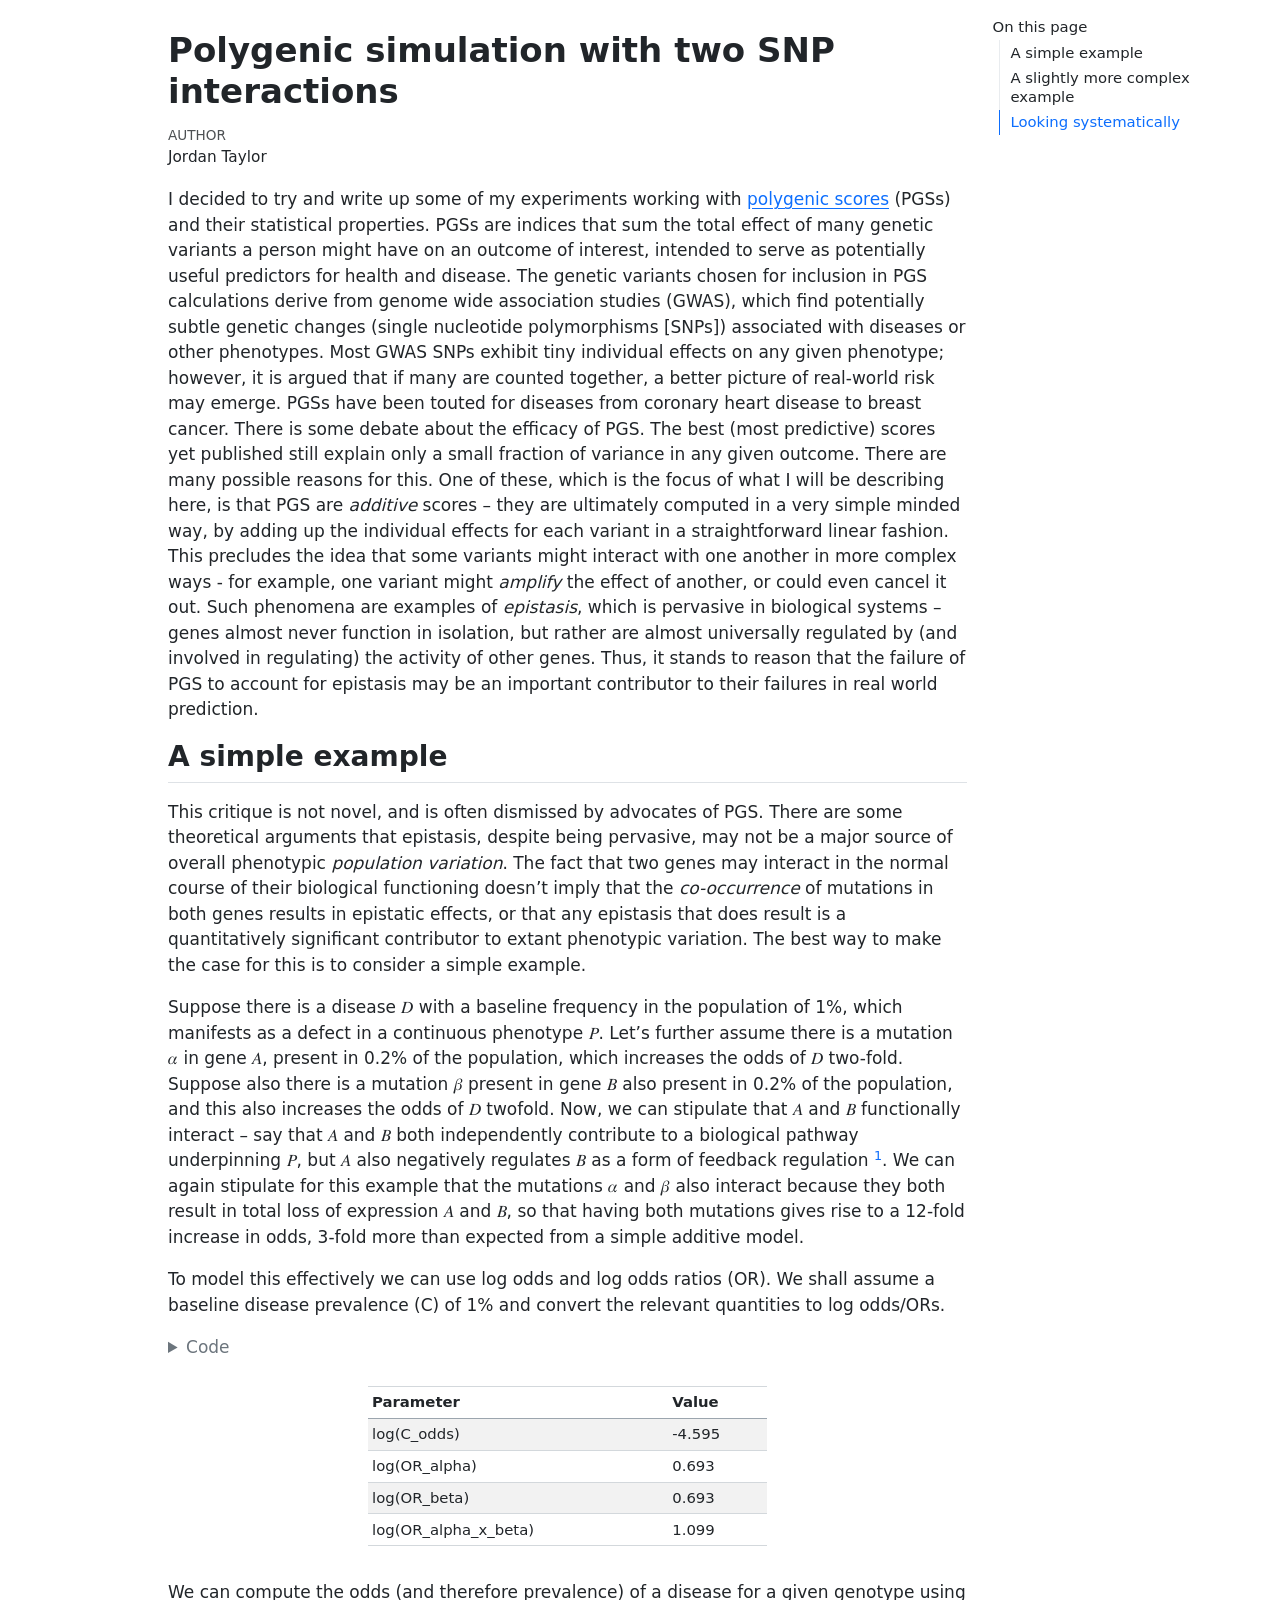
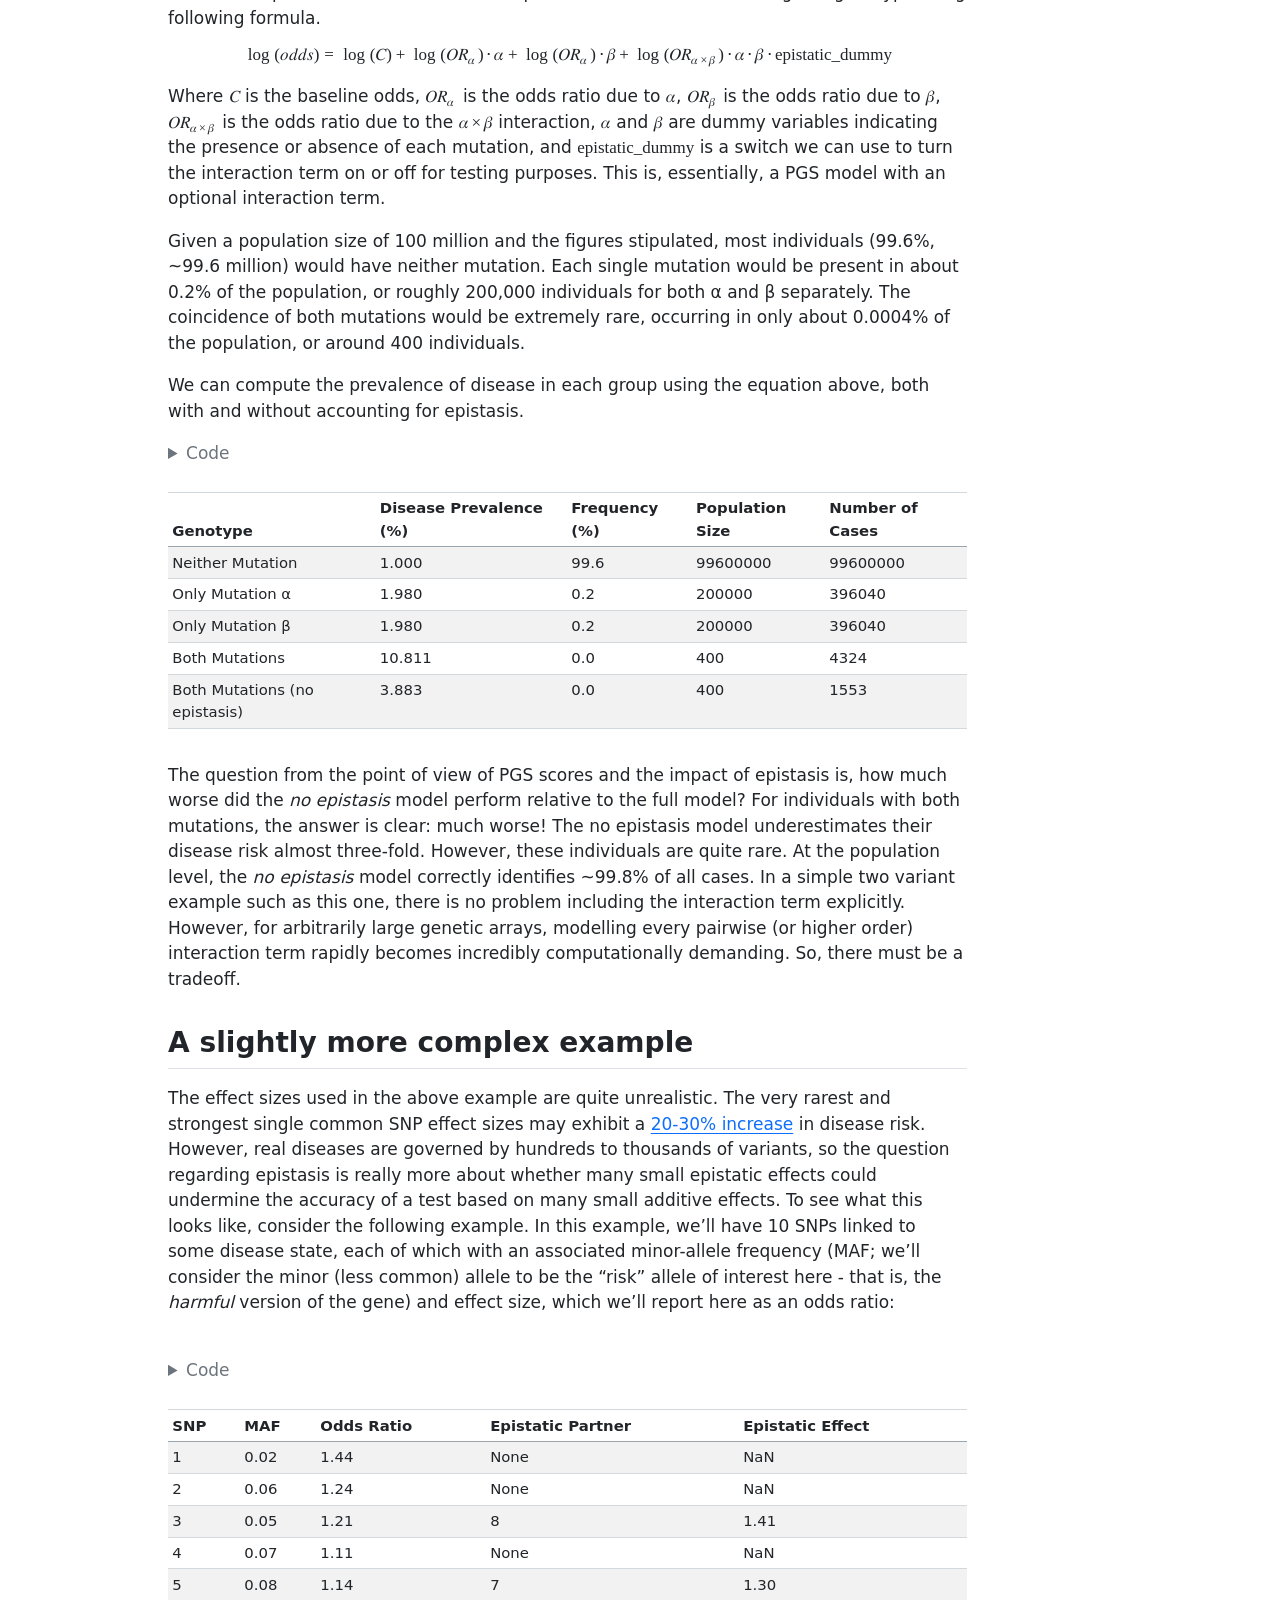
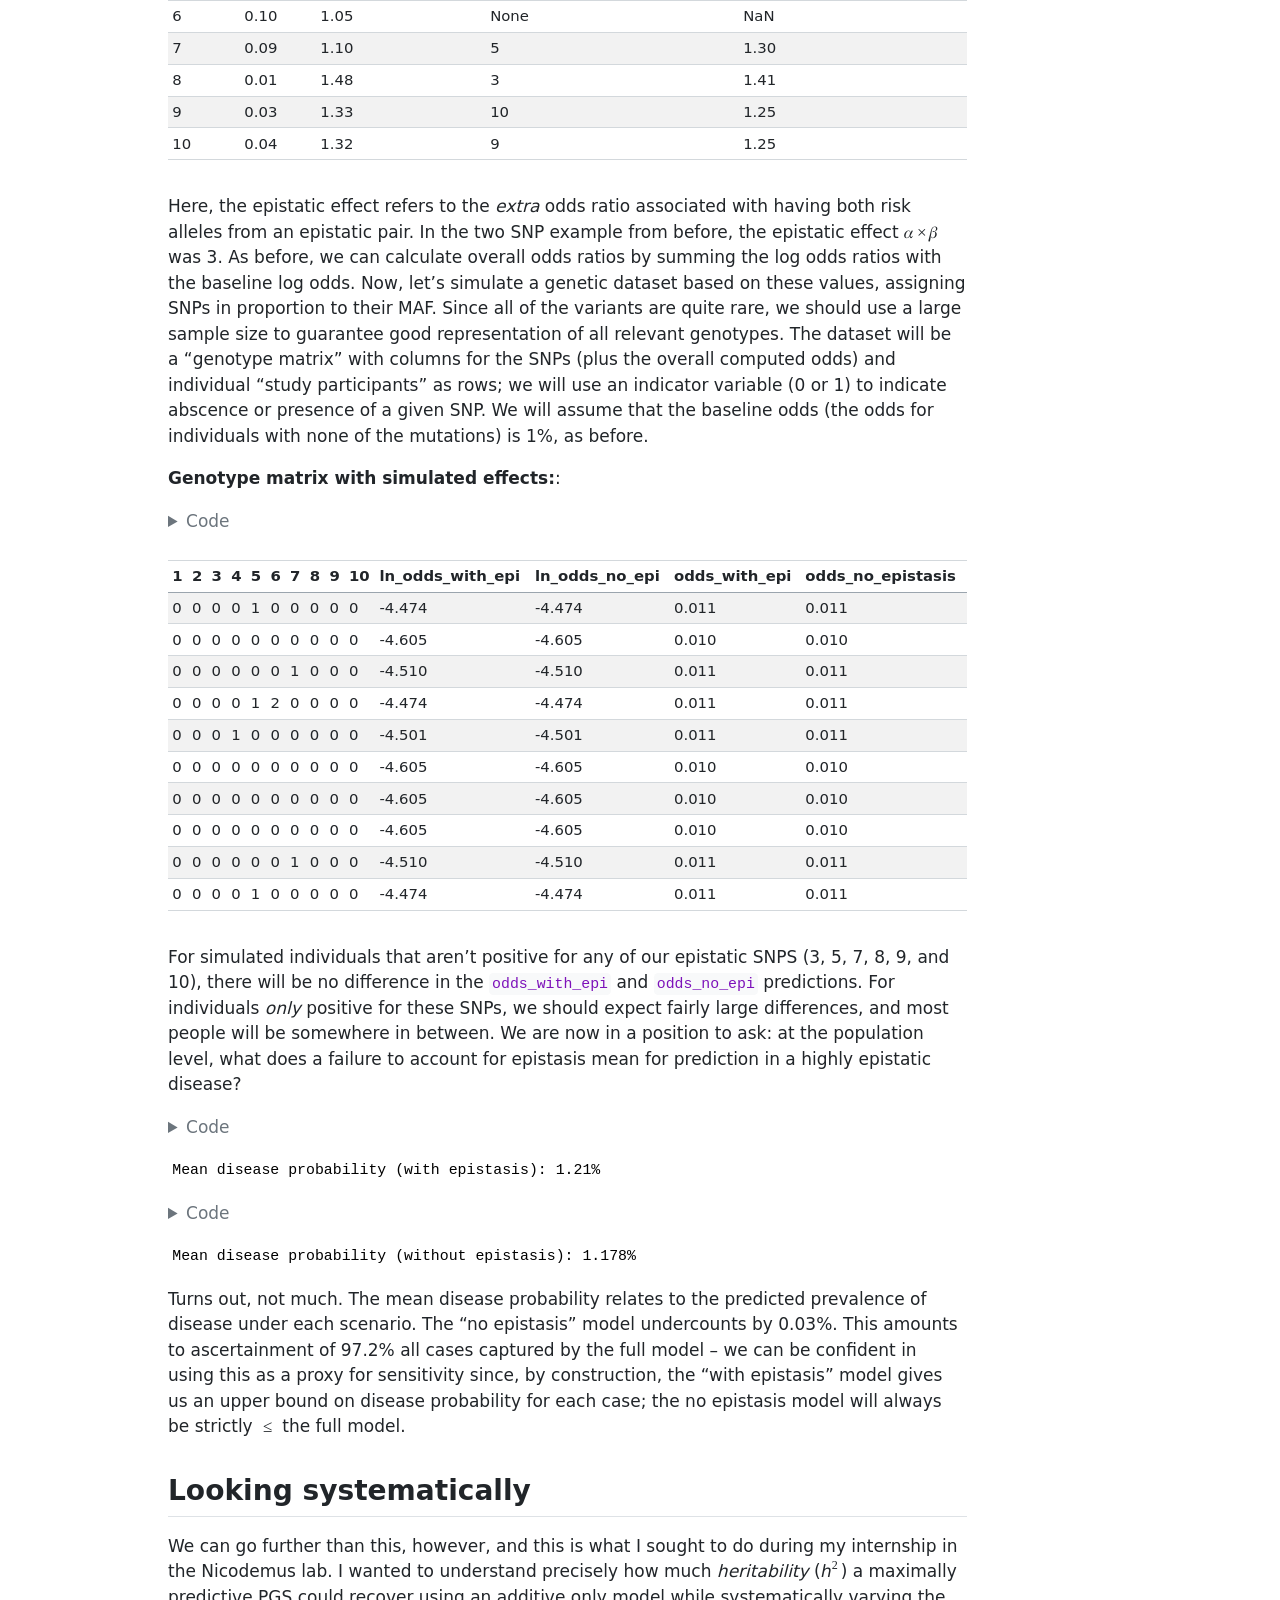
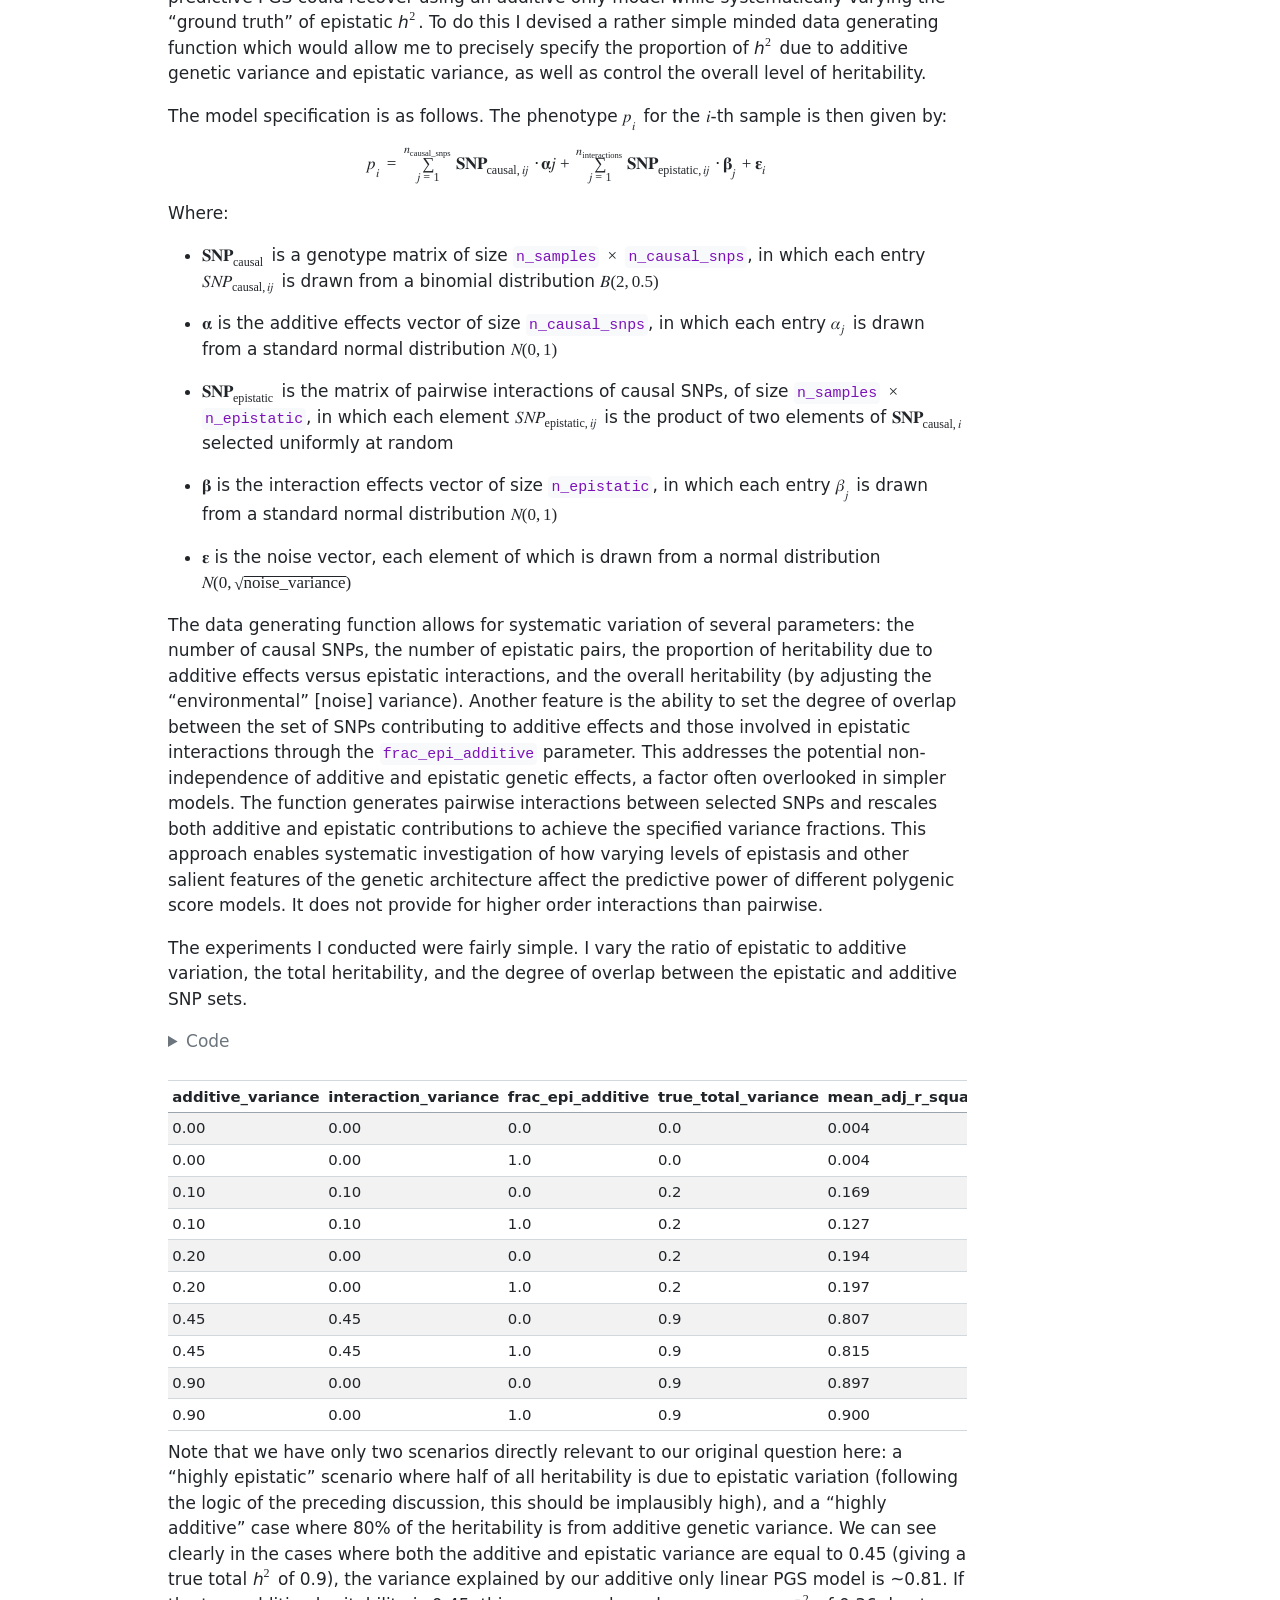
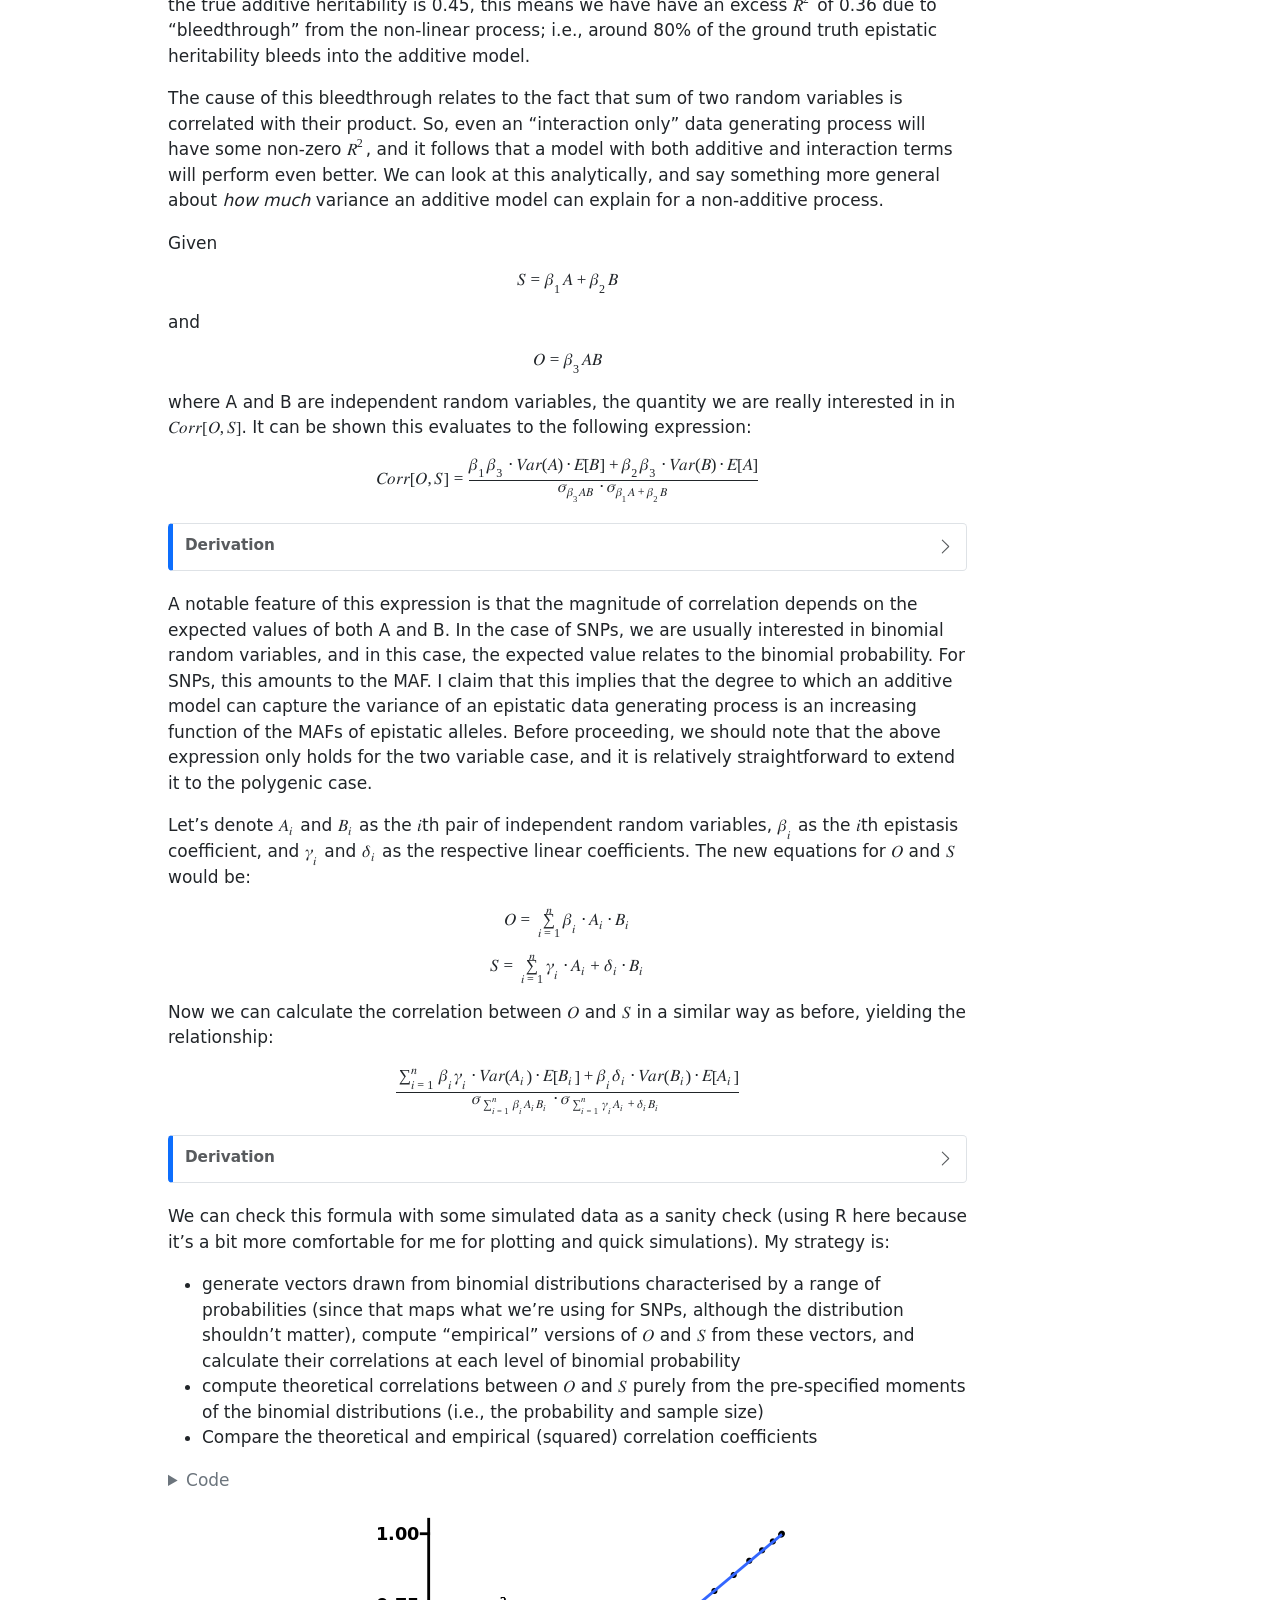
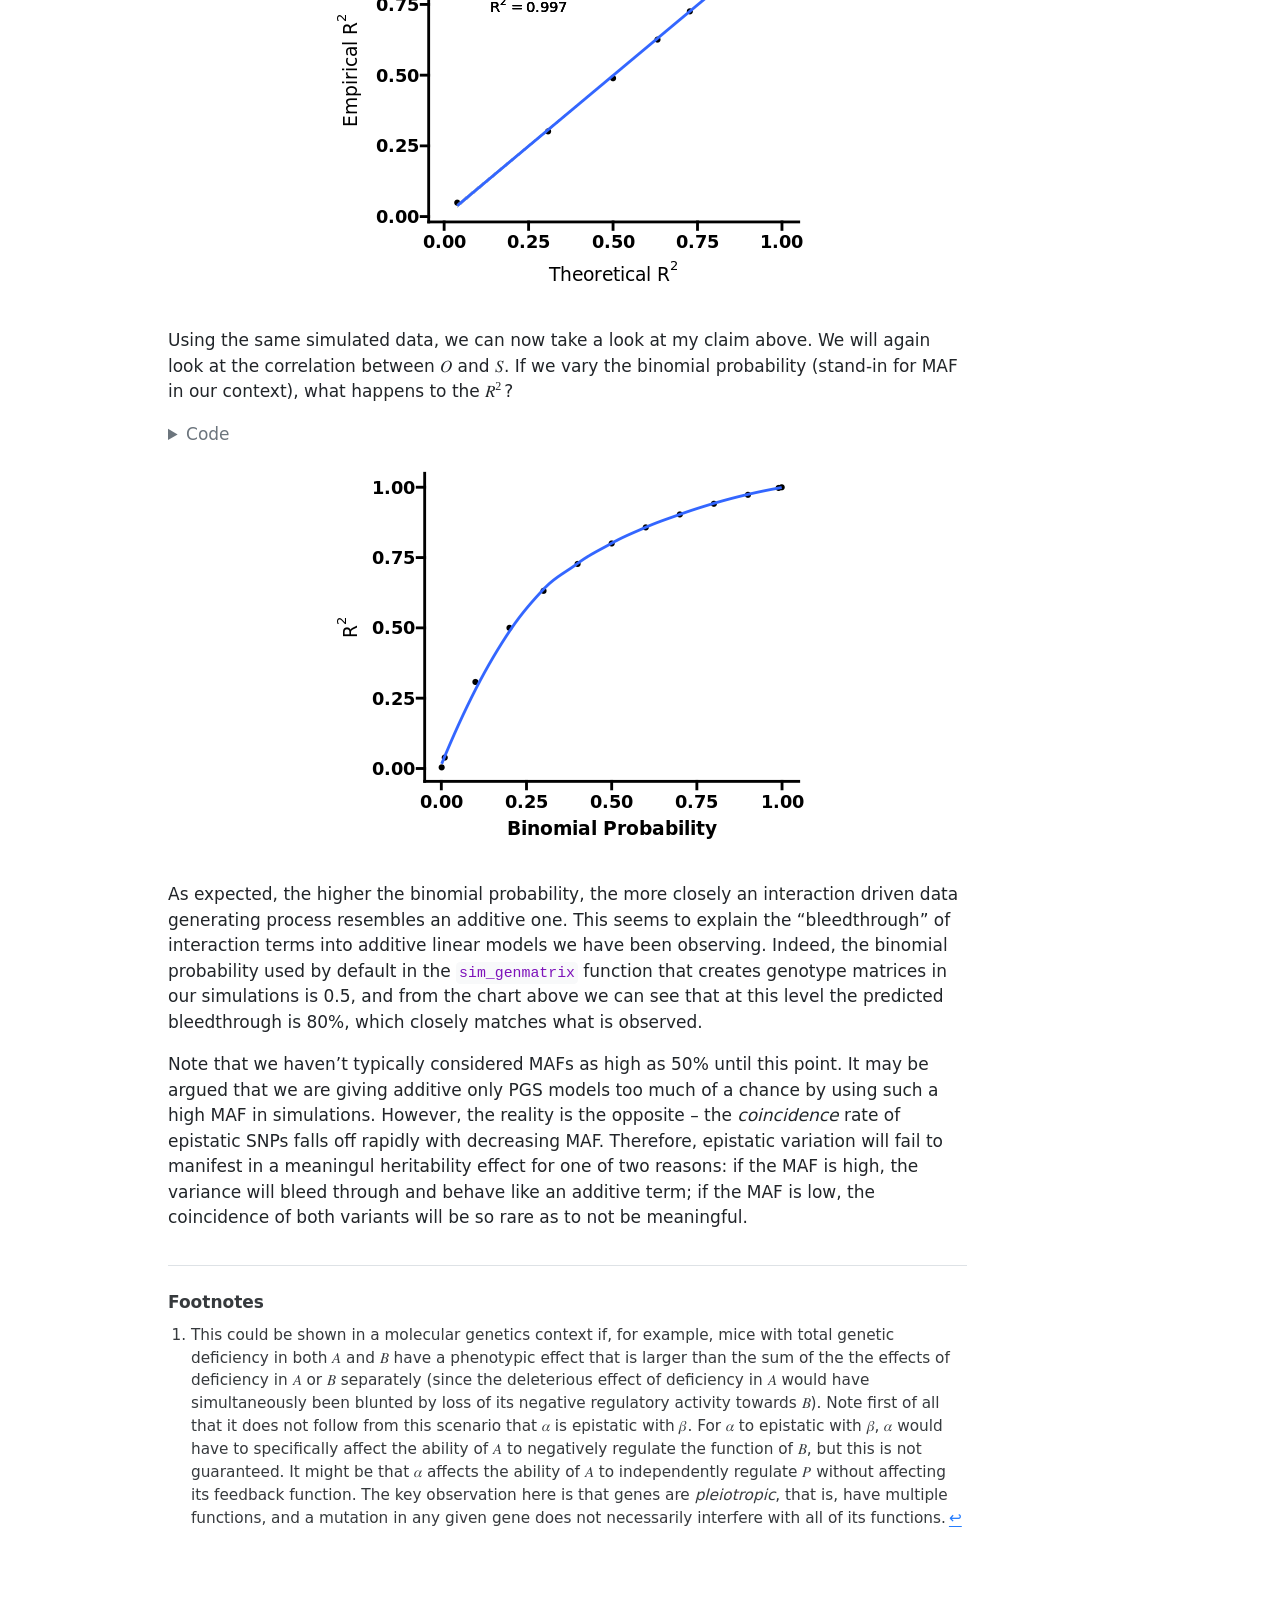
<file: pgs-epistasis/index.html>
<!DOCTYPE html>
<html xmlns="http://www.w3.org/1999/xhtml" lang="en" xml:lang="en"><head>

<meta charset="utf-8">
<meta name="generator" content="quarto-1.4.549">

<meta name="viewport" content="width=device-width, initial-scale=1.0, user-scalable=yes">

<meta name="author" content="Jordan Taylor">

<title>pgs-writeup - Polygenic simulation with two SNP interactions</title>
<style>
code{white-space: pre-wrap;}
span.smallcaps{font-variant: small-caps;}
div.columns{display: flex; gap: min(4vw, 1.5em);}
div.column{flex: auto; overflow-x: auto;}
div.hanging-indent{margin-left: 1.5em; text-indent: -1.5em;}
ul.task-list{list-style: none;}
ul.task-list li input[type="checkbox"] {
  width: 0.8em;
  margin: 0 0.8em 0.2em -1em; /* quarto-specific, see https://github.com/quarto-dev/quarto-cli/issues/4556 */ 
  vertical-align: middle;
}
/* CSS for syntax highlighting */
pre > code.sourceCode { white-space: pre; position: relative; }
pre > code.sourceCode > span { line-height: 1.25; }
pre > code.sourceCode > span:empty { height: 1.2em; }
.sourceCode { overflow: visible; }
code.sourceCode > span { color: inherit; text-decoration: inherit; }
div.sourceCode { margin: 1em 0; }
pre.sourceCode { margin: 0; }
@media screen {
div.sourceCode { overflow: auto; }
}
@media print {
pre > code.sourceCode { white-space: pre-wrap; }
pre > code.sourceCode > span { text-indent: -5em; padding-left: 5em; }
}
pre.numberSource code
  { counter-reset: source-line 0; }
pre.numberSource code > span
  { position: relative; left: -4em; counter-increment: source-line; }
pre.numberSource code > span > a:first-child::before
  { content: counter(source-line);
    position: relative; left: -1em; text-align: right; vertical-align: baseline;
    border: none; display: inline-block;
    -webkit-touch-callout: none; -webkit-user-select: none;
    -khtml-user-select: none; -moz-user-select: none;
    -ms-user-select: none; user-select: none;
    padding: 0 4px; width: 4em;
  }
pre.numberSource { margin-left: 3em;  padding-left: 4px; }
div.sourceCode
  {   }
@media screen {
pre > code.sourceCode > span > a:first-child::before { text-decoration: underline; }
}
</style>


<script src="site_libs/quarto-nav/quarto-nav.js"></script>
<script src="site_libs/clipboard/clipboard.min.js"></script>
<script src="site_libs/quarto-search/autocomplete.umd.js"></script>
<script src="site_libs/quarto-search/fuse.min.js"></script>
<script src="site_libs/quarto-search/quarto-search.js"></script>
<meta name="quarto:offset" content="./">
<script src="site_libs/quarto-html/quarto.js"></script>
<script src="site_libs/quarto-html/popper.min.js"></script>
<script src="site_libs/quarto-html/tippy.umd.min.js"></script>
<script src="site_libs/quarto-html/anchor.min.js"></script>
<link href="site_libs/quarto-html/tippy.css" rel="stylesheet">
<link href="site_libs/quarto-html/quarto-syntax-highlighting.css" rel="stylesheet" id="quarto-text-highlighting-styles">
<script src="site_libs/bootstrap/bootstrap.min.js"></script>
<link href="site_libs/bootstrap/bootstrap-icons.css" rel="stylesheet">
<link href="site_libs/bootstrap/bootstrap.min.css" rel="stylesheet" id="quarto-bootstrap" data-mode="light">
<script id="quarto-search-options" type="application/json">{
  "location": "sidebar",
  "copy-button": false,
  "collapse-after": 3,
  "panel-placement": "start",
  "type": "textbox",
  "limit": 50,
  "keyboard-shortcut": [
    "f",
    "/",
    "s"
  ],
  "show-item-context": false,
  "language": {
    "search-no-results-text": "No results",
    "search-matching-documents-text": "matching documents",
    "search-copy-link-title": "Copy link to search",
    "search-hide-matches-text": "Hide additional matches",
    "search-more-match-text": "more match in this document",
    "search-more-matches-text": "more matches in this document",
    "search-clear-button-title": "Clear",
    "search-text-placeholder": "",
    "search-detached-cancel-button-title": "Cancel",
    "search-submit-button-title": "Submit",
    "search-label": "Search"
  }
}</script>


</head>

<body>

<div id="quarto-search-results"></div>
<!-- content -->
<div id="quarto-content" class="quarto-container page-columns page-rows-contents page-layout-article">
<!-- sidebar -->
<!-- margin-sidebar -->
    <div id="quarto-margin-sidebar" class="sidebar margin-sidebar">
        <nav id="TOC" role="doc-toc" class="toc-active">
    <h2 id="toc-title">On this page</h2>
   
  <ul>
  <li><a href="#a-simple-example" id="toc-a-simple-example" class="nav-link active" data-scroll-target="#a-simple-example">A simple example</a></li>
  <li><a href="#a-slightly-more-complex-example" id="toc-a-slightly-more-complex-example" class="nav-link" data-scroll-target="#a-slightly-more-complex-example">A slightly more complex example</a></li>
  <li><a href="#looking-systematically" id="toc-looking-systematically" class="nav-link" data-scroll-target="#looking-systematically">Looking systematically</a></li>
  </ul>
</nav>
    </div>
<!-- main -->
<main class="content" id="quarto-document-content">

<header id="title-block-header" class="quarto-title-block default">
<div class="quarto-title">
<h1 class="title">Polygenic simulation with two SNP interactions</h1>
</div>



<div class="quarto-title-meta">

    <div>
    <div class="quarto-title-meta-heading">Author</div>
    <div class="quarto-title-meta-contents">
             <p>Jordan Taylor </p>
          </div>
  </div>
    
  
    
  </div>
  


</header>


<p>I decided to try and write up some of my experiments working with <a href="https://www.genome.gov/Health/Genomics-and-Medicine/Polygenic-risk-scores" target="_blank">polygenic scores</a> (PGSs) and their statistical properties. PGSs are indices that sum the total effect of many genetic variants a person might have on an outcome of interest, intended to serve as potentially useful predictors for health and disease. The genetic variants chosen for inclusion in PGS calculations derive from genome wide association studies (GWAS), which find potentially subtle genetic changes (single nucleotide polymorphisms [SNPs]) associated with diseases or other phenotypes. Most GWAS SNPs exhibit tiny individual effects on any given phenotype; however, it is argued that if many are counted together, a better picture of real-world risk may emerge. PGSs have been touted for diseases from coronary heart disease to breast cancer. There is some debate about the efficacy of PGS. The best (most predictive) scores yet published still explain only a small fraction of variance in any given outcome. There are many possible reasons for this. One of these, which is the focus of what I will be describing here, is that PGS are <em>additive</em> scores – they are ultimately computed in a very simple minded way, by adding up the individual effects for each variant in a straightforward linear fashion. This precludes the idea that some variants might interact with one another in more complex ways - for example, one variant might <em>amplify</em> the effect of another, or could even cancel it out. Such phenomena are examples of <em>epistasis</em>, which is pervasive in biological systems – genes almost never function in isolation, but rather are almost universally regulated by (and involved in regulating) the activity of other genes. Thus, it stands to reason that the failure of PGS to account for epistasis may be an important contributor to their failures in real world prediction.</p>
<section id="a-simple-example" class="level2">
<h2 class="anchored" data-anchor-id="a-simple-example">A simple example</h2>
<p>This critique is not novel, and is often dismissed by advocates of PGS. There are some theoretical arguments that epistasis, despite being pervasive, may not be a major source of overall phenotypic <em>population variation</em>. The fact that two genes may interact in the normal course of their biological functioning doesn’t imply that the <em>co-occurrence</em> of mutations in both genes results in epistatic effects, or that any epistasis that does result is a quantitatively significant contributor to extant phenotypic variation. The best way to make the case for this is to consider a simple example.</p>
<p>Suppose there is a disease <math display="inline" xmlns="http://www.w3.org/1998/Math/MathML"><semantics><mi>D</mi><annotation encoding="application/x-tex">D</annotation></semantics></math> with a baseline frequency in the population of 1%, which manifests as a defect in a continuous phenotype <math display="inline" xmlns="http://www.w3.org/1998/Math/MathML"><semantics><mi>P</mi><annotation encoding="application/x-tex">P</annotation></semantics></math>. Let’s further assume there is a mutation <math display="inline" xmlns="http://www.w3.org/1998/Math/MathML"><semantics><mi>α</mi><annotation encoding="application/x-tex">\alpha</annotation></semantics></math> in gene <math display="inline" xmlns="http://www.w3.org/1998/Math/MathML"><semantics><mi>A</mi><annotation encoding="application/x-tex">A</annotation></semantics></math>, present in 0.2% of the population, which increases the odds of <math display="inline" xmlns="http://www.w3.org/1998/Math/MathML"><semantics><mi>D</mi><annotation encoding="application/x-tex">D</annotation></semantics></math> two-fold. Suppose also there is a mutation <math display="inline" xmlns="http://www.w3.org/1998/Math/MathML"><semantics><mi>β</mi><annotation encoding="application/x-tex">\beta</annotation></semantics></math> present in gene <math display="inline" xmlns="http://www.w3.org/1998/Math/MathML"><semantics><mi>B</mi><annotation encoding="application/x-tex">B</annotation></semantics></math> also present in 0.2% of the population, and this also increases the odds of <math display="inline" xmlns="http://www.w3.org/1998/Math/MathML"><semantics><mi>D</mi><annotation encoding="application/x-tex">D</annotation></semantics></math> twofold. Now, we can stipulate that <math display="inline" xmlns="http://www.w3.org/1998/Math/MathML"><semantics><mi>A</mi><annotation encoding="application/x-tex">A</annotation></semantics></math> and <math display="inline" xmlns="http://www.w3.org/1998/Math/MathML"><semantics><mi>B</mi><annotation encoding="application/x-tex">B</annotation></semantics></math> functionally interact – say that <math display="inline" xmlns="http://www.w3.org/1998/Math/MathML"><semantics><mi>A</mi><annotation encoding="application/x-tex">A</annotation></semantics></math> and <math display="inline" xmlns="http://www.w3.org/1998/Math/MathML"><semantics><mi>B</mi><annotation encoding="application/x-tex">B</annotation></semantics></math> both independently contribute to a biological pathway underpinning <math display="inline" xmlns="http://www.w3.org/1998/Math/MathML"><semantics><mi>P</mi><annotation encoding="application/x-tex">P</annotation></semantics></math>, but <math display="inline" xmlns="http://www.w3.org/1998/Math/MathML"><semantics><mi>A</mi><annotation encoding="application/x-tex">A</annotation></semantics></math> also negatively regulates <math display="inline" xmlns="http://www.w3.org/1998/Math/MathML"><semantics><mi>B</mi><annotation encoding="application/x-tex">B</annotation></semantics></math> as a form of feedback regulation <a href="#fn1" class="footnote-ref" id="fnref1" role="doc-noteref"><sup>1</sup></a>. We can again stipulate for this example that the mutations <math display="inline" xmlns="http://www.w3.org/1998/Math/MathML"><semantics><mi>α</mi><annotation encoding="application/x-tex">\alpha</annotation></semantics></math> and <math display="inline" xmlns="http://www.w3.org/1998/Math/MathML"><semantics><mi>β</mi><annotation encoding="application/x-tex">\beta</annotation></semantics></math> also interact because they both result in total loss of expression <math display="inline" xmlns="http://www.w3.org/1998/Math/MathML"><semantics><mi>A</mi><annotation encoding="application/x-tex">A</annotation></semantics></math> and <math display="inline" xmlns="http://www.w3.org/1998/Math/MathML"><semantics><mi>B</mi><annotation encoding="application/x-tex">B</annotation></semantics></math>, so that having both mutations gives rise to a 12-fold increase in odds, 3-fold more than expected from a simple additive model.</p>
<p>To model this effectively we can use log odds and log odds ratios (OR). We shall assume a baseline disease prevalence (C) of 1% and convert the relevant quantities to log odds/ORs.</p>
<div class="cell" data-layout-align="center">
<details class="code-fold">
<summary>Code</summary>
<div class="sourceCode cell-code" id="cb1"><pre class="sourceCode python code-with-copy"><code class="sourceCode python"><span id="cb1-1"><a href="#cb1-1" aria-hidden="true" tabindex="-1"></a><span class="co"># | html-table-processing: none</span></span>
<span id="cb1-2"><a href="#cb1-2" aria-hidden="true" tabindex="-1"></a></span>
<span id="cb1-3"><a href="#cb1-3" aria-hidden="true" tabindex="-1"></a><span class="im">import</span> numpy <span class="im">as</span> np</span>
<span id="cb1-4"><a href="#cb1-4" aria-hidden="true" tabindex="-1"></a><span class="im">import</span> pandas <span class="im">as</span> pd</span>
<span id="cb1-5"><a href="#cb1-5" aria-hidden="true" tabindex="-1"></a><span class="im">from</span> IPython.display <span class="im">import</span> display, HTML</span>
<span id="cb1-6"><a href="#cb1-6" aria-hidden="true" tabindex="-1"></a></span>
<span id="cb1-7"><a href="#cb1-7" aria-hidden="true" tabindex="-1"></a>C <span class="op">=</span> <span class="fl">0.01</span></span>
<span id="cb1-8"><a href="#cb1-8" aria-hidden="true" tabindex="-1"></a>C_odds <span class="op">=</span> C <span class="op">/</span> (<span class="dv">1</span> <span class="op">-</span> C)</span>
<span id="cb1-9"><a href="#cb1-9" aria-hidden="true" tabindex="-1"></a>OR_alpha <span class="op">=</span> <span class="dv">2</span></span>
<span id="cb1-10"><a href="#cb1-10" aria-hidden="true" tabindex="-1"></a>OR_beta <span class="op">=</span> <span class="dv">2</span></span>
<span id="cb1-11"><a href="#cb1-11" aria-hidden="true" tabindex="-1"></a>OR_alpha_beta <span class="op">=</span> <span class="dv">3</span></span>
<span id="cb1-12"><a href="#cb1-12" aria-hidden="true" tabindex="-1"></a></span>
<span id="cb1-13"><a href="#cb1-13" aria-hidden="true" tabindex="-1"></a>ln_C_odds <span class="op">=</span> np.log(C_odds)</span>
<span id="cb1-14"><a href="#cb1-14" aria-hidden="true" tabindex="-1"></a>ln_OR_a <span class="op">=</span> np.log(OR_alpha)</span>
<span id="cb1-15"><a href="#cb1-15" aria-hidden="true" tabindex="-1"></a>ln_OR_b <span class="op">=</span> np.log(OR_beta)</span>
<span id="cb1-16"><a href="#cb1-16" aria-hidden="true" tabindex="-1"></a>ln_OR_ab <span class="op">=</span> np.log(OR_alpha_beta)</span>
<span id="cb1-17"><a href="#cb1-17" aria-hidden="true" tabindex="-1"></a></span>
<span id="cb1-18"><a href="#cb1-18" aria-hidden="true" tabindex="-1"></a>df <span class="op">=</span> pd.DataFrame(</span>
<span id="cb1-19"><a href="#cb1-19" aria-hidden="true" tabindex="-1"></a>    {</span>
<span id="cb1-20"><a href="#cb1-20" aria-hidden="true" tabindex="-1"></a>        <span class="st">"Parameter"</span>: [</span>
<span id="cb1-21"><a href="#cb1-21" aria-hidden="true" tabindex="-1"></a>            <span class="st">"log(C_odds)"</span>,</span>
<span id="cb1-22"><a href="#cb1-22" aria-hidden="true" tabindex="-1"></a>            <span class="st">"log(OR_alpha)"</span>,</span>
<span id="cb1-23"><a href="#cb1-23" aria-hidden="true" tabindex="-1"></a>            <span class="st">"log(OR_beta)"</span>,</span>
<span id="cb1-24"><a href="#cb1-24" aria-hidden="true" tabindex="-1"></a>            <span class="st">"log(OR_alpha_x_beta)"</span>,</span>
<span id="cb1-25"><a href="#cb1-25" aria-hidden="true" tabindex="-1"></a>        ],</span>
<span id="cb1-26"><a href="#cb1-26" aria-hidden="true" tabindex="-1"></a>        <span class="st">"Value"</span>: [ln_C_odds, ln_OR_a, ln_OR_b, ln_OR_ab],</span>
<span id="cb1-27"><a href="#cb1-27" aria-hidden="true" tabindex="-1"></a>    }</span>
<span id="cb1-28"><a href="#cb1-28" aria-hidden="true" tabindex="-1"></a>)</span>
<span id="cb1-29"><a href="#cb1-29" aria-hidden="true" tabindex="-1"></a></span>
<span id="cb1-30"><a href="#cb1-30" aria-hidden="true" tabindex="-1"></a>html_table <span class="op">=</span> df.<span class="bu">round</span>(<span class="dv">3</span>).to_html(index<span class="op">=</span><span class="va">False</span>)</span>
<span id="cb1-31"><a href="#cb1-31" aria-hidden="true" tabindex="-1"></a>table_narrow <span class="op">=</span> <span class="ss">f'&lt;div style="width: 50%; margin: auto;"&gt;</span><span class="sc">{</span>html_table<span class="sc">}</span><span class="ss">&lt;/div&gt;'</span></span>
<span id="cb1-32"><a href="#cb1-32" aria-hidden="true" tabindex="-1"></a></span>
<span id="cb1-33"><a href="#cb1-33" aria-hidden="true" tabindex="-1"></a>HTML(table_narrow)</span></code><button title="Copy to Clipboard" class="code-copy-button"><i class="bi"></i></button></pre></div>
</details>
<div class="cell-output-display">
<div style="width: 50%; margin: auto;">
<table class="dataframe table table-sm table-striped small" data-quarto-postprocess="true" data-border="1">
<thead>
<tr class="header">
<th data-quarto-table-cell-role="th">Parameter</th>
<th data-quarto-table-cell-role="th">Value</th>
</tr>
</thead>
<tbody>
<tr class="odd">
<td>log(C_odds)</td>
<td>-4.595</td>
</tr>
<tr class="even">
<td>log(OR_alpha)</td>
<td>0.693</td>
</tr>
<tr class="odd">
<td>log(OR_beta)</td>
<td>0.693</td>
</tr>
<tr class="even">
<td>log(OR_alpha_x_beta)</td>
<td>1.099</td>
</tr>
</tbody>
</table>
</div>
</div>
</div>
<p><br>
We can compute the odds (and therefore prevalence) of a disease for a given genotype using following formula.</p>
<p><math display="block" xmlns="http://www.w3.org/1998/Math/MathML"><semantics><mrow><mo>log</mo><mrow><mo stretchy="true" form="prefix">(</mo><mi>o</mi><mi>d</mi><mi>d</mi><mi>s</mi><mo stretchy="true" form="postfix">)</mo></mrow><mo>=</mo><mo>log</mo><mrow><mo stretchy="true" form="prefix">(</mo><mi>C</mi><mo stretchy="true" form="postfix">)</mo></mrow><mo>+</mo><mo>log</mo><mrow><mo stretchy="true" form="prefix">(</mo><mi>O</mi><msub><mi>R</mi><mi>α</mi></msub><mo stretchy="true" form="postfix">)</mo></mrow><mo>⋅</mo><mi>α</mi><mo>+</mo><mo>log</mo><mrow><mo stretchy="true" form="prefix">(</mo><mi>O</mi><msub><mi>R</mi><mi>α</mi></msub><mo stretchy="true" form="postfix">)</mo></mrow><mo>⋅</mo><mi>β</mi><mo>+</mo><mo>log</mo><mrow><mo stretchy="true" form="prefix">(</mo><mi>O</mi><msub><mi>R</mi><mrow><mi>α</mi><mo>×</mo><mi>β</mi></mrow></msub><mo stretchy="true" form="postfix">)</mo></mrow><mo>⋅</mo><mi>α</mi><mo>⋅</mo><mi>β</mi><mo>⋅</mo><mtext mathvariant="normal">epistatic_dummy</mtext></mrow><annotation encoding="application/x-tex">
\log(odds) = \log(C) + \log(OR_\alpha) \cdot \alpha + \log(OR_\alpha) \cdot \beta  + \log(OR_{\alpha \times \beta}) \cdot \alpha \cdot \beta \cdot \text{epistatic_dummy}
</annotation></semantics></math></p>
<p>Where <math display="inline" xmlns="http://www.w3.org/1998/Math/MathML"><semantics><mi>C</mi><annotation encoding="application/x-tex">C</annotation></semantics></math> is the baseline odds, <math display="inline" xmlns="http://www.w3.org/1998/Math/MathML"><semantics><mrow><mi>O</mi><msub><mi>R</mi><mi>α</mi></msub></mrow><annotation encoding="application/x-tex">OR_\alpha</annotation></semantics></math> is the odds ratio due to <math display="inline" xmlns="http://www.w3.org/1998/Math/MathML"><semantics><mi>α</mi><annotation encoding="application/x-tex">\alpha</annotation></semantics></math>, <math display="inline" xmlns="http://www.w3.org/1998/Math/MathML"><semantics><mrow><mi>O</mi><msub><mi>R</mi><mi>β</mi></msub></mrow><annotation encoding="application/x-tex">OR_\beta</annotation></semantics></math> is the odds ratio due to <math display="inline" xmlns="http://www.w3.org/1998/Math/MathML"><semantics><mi>β</mi><annotation encoding="application/x-tex">\beta</annotation></semantics></math>, <math display="inline" xmlns="http://www.w3.org/1998/Math/MathML"><semantics><mrow><mi>O</mi><msub><mi>R</mi><mrow><mi>α</mi><mo>×</mo><mi>β</mi></mrow></msub></mrow><annotation encoding="application/x-tex">OR_{\alpha \times \beta}</annotation></semantics></math> is the odds ratio due to the <math display="inline" xmlns="http://www.w3.org/1998/Math/MathML"><semantics><mrow><mi>α</mi><mo>×</mo><mi>β</mi></mrow><annotation encoding="application/x-tex">\alpha \times \beta</annotation></semantics></math> interaction, <math display="inline" xmlns="http://www.w3.org/1998/Math/MathML"><semantics><mi>α</mi><annotation encoding="application/x-tex">\alpha</annotation></semantics></math> and <math display="inline" xmlns="http://www.w3.org/1998/Math/MathML"><semantics><mi>β</mi><annotation encoding="application/x-tex">\beta</annotation></semantics></math> are dummy variables indicating the presence or absence of each mutation, and <math display="inline" xmlns="http://www.w3.org/1998/Math/MathML"><semantics><mtext mathvariant="normal">epistatic_dummy</mtext><annotation encoding="application/x-tex">\text{epistatic_dummy}</annotation></semantics></math> is a switch we can use to turn the interaction term on or off for testing purposes. This is, essentially, a PGS model with an optional interaction term.</p>
<p>Given a population size of 100 million and the figures stipulated, most individuals (99.6%, ~99.6 million) would have neither mutation. Each single mutation would be present in about 0.2% of the population, or roughly 200,000 individuals for both α and β separately. The coincidence of both mutations would be extremely rare, occurring in only about 0.0004% of the population, or around 400 individuals.</p>
<p>We can compute the prevalence of disease in each group using the equation above, both with and without accounting for epistasis.</p>
<div class="cell" data-layout-align="center">
<details class="code-fold">
<summary>Code</summary>
<div class="sourceCode cell-code" id="cb2"><pre class="sourceCode python code-with-copy"><code class="sourceCode python"><span id="cb2-1"><a href="#cb2-1" aria-hidden="true" tabindex="-1"></a><span class="kw">def</span> log_odds(a, b, epistasis_dummy<span class="op">=</span><span class="dv">1</span>):</span>
<span id="cb2-2"><a href="#cb2-2" aria-hidden="true" tabindex="-1"></a>    <span class="cf">return</span> (</span>
<span id="cb2-3"><a href="#cb2-3" aria-hidden="true" tabindex="-1"></a>        ln_C_odds</span>
<span id="cb2-4"><a href="#cb2-4" aria-hidden="true" tabindex="-1"></a>        <span class="op">+</span> ln_OR_a <span class="op">*</span> a</span>
<span id="cb2-5"><a href="#cb2-5" aria-hidden="true" tabindex="-1"></a>        <span class="op">+</span> ln_OR_b <span class="op">*</span> b</span>
<span id="cb2-6"><a href="#cb2-6" aria-hidden="true" tabindex="-1"></a>        <span class="op">+</span> ln_OR_ab <span class="op">*</span> a <span class="op">*</span> b <span class="op">*</span> epistasis_dummy</span>
<span id="cb2-7"><a href="#cb2-7" aria-hidden="true" tabindex="-1"></a>    )</span>
<span id="cb2-8"><a href="#cb2-8" aria-hidden="true" tabindex="-1"></a></span>
<span id="cb2-9"><a href="#cb2-9" aria-hidden="true" tabindex="-1"></a></span>
<span id="cb2-10"><a href="#cb2-10" aria-hidden="true" tabindex="-1"></a>genotypes <span class="op">=</span> {</span>
<span id="cb2-11"><a href="#cb2-11" aria-hidden="true" tabindex="-1"></a>    <span class="st">"Neither Mutation"</span>: (<span class="dv">0</span>, <span class="dv">0</span>, <span class="fl">99.60</span>, <span class="dv">99600000</span>, <span class="dv">1</span>),</span>
<span id="cb2-12"><a href="#cb2-12" aria-hidden="true" tabindex="-1"></a>    <span class="st">"Only Mutation α"</span>: (<span class="dv">1</span>, <span class="dv">0</span>, <span class="fl">0.20</span>, <span class="dv">200000</span>, <span class="dv">1</span>),</span>
<span id="cb2-13"><a href="#cb2-13" aria-hidden="true" tabindex="-1"></a>    <span class="st">"Only Mutation β"</span>: (<span class="dv">0</span>, <span class="dv">1</span>, <span class="fl">0.20</span>, <span class="dv">200000</span>, <span class="dv">1</span>),</span>
<span id="cb2-14"><a href="#cb2-14" aria-hidden="true" tabindex="-1"></a>    <span class="st">"Both Mutations"</span>: (<span class="dv">1</span>, <span class="dv">1</span>, <span class="fl">0.0004</span>, <span class="dv">400</span>, <span class="dv">1</span>),</span>
<span id="cb2-15"><a href="#cb2-15" aria-hidden="true" tabindex="-1"></a>    <span class="st">"Both Mutations (no epistasis)"</span>: (<span class="dv">1</span>, <span class="dv">1</span>, <span class="fl">0.0004</span>, <span class="dv">400</span>, <span class="dv">0</span>),</span>
<span id="cb2-16"><a href="#cb2-16" aria-hidden="true" tabindex="-1"></a>}</span>
<span id="cb2-17"><a href="#cb2-17" aria-hidden="true" tabindex="-1"></a></span>
<span id="cb2-18"><a href="#cb2-18" aria-hidden="true" tabindex="-1"></a>results <span class="op">=</span> []</span>
<span id="cb2-19"><a href="#cb2-19" aria-hidden="true" tabindex="-1"></a><span class="cf">for</span> genotype, (a, b, freq, n_pop, epistasis_dummy) <span class="kw">in</span> genotypes.items():</span>
<span id="cb2-20"><a href="#cb2-20" aria-hidden="true" tabindex="-1"></a>    C_odds <span class="op">=</span> np.exp(log_odds(a, b, epistasis_dummy))</span>
<span id="cb2-21"><a href="#cb2-21" aria-hidden="true" tabindex="-1"></a>    C <span class="op">=</span> <span class="dv">100</span> <span class="op">*</span> C_odds <span class="op">/</span> (<span class="dv">1</span> <span class="op">+</span> C_odds)</span>
<span id="cb2-22"><a href="#cb2-22" aria-hidden="true" tabindex="-1"></a>    n_cases <span class="op">=</span> <span class="bu">round</span>(C <span class="op">*</span> n_pop)</span>
<span id="cb2-23"><a href="#cb2-23" aria-hidden="true" tabindex="-1"></a>    results.append([genotype, C, freq, n_pop, n_cases])</span>
<span id="cb2-24"><a href="#cb2-24" aria-hidden="true" tabindex="-1"></a></span>
<span id="cb2-25"><a href="#cb2-25" aria-hidden="true" tabindex="-1"></a>df_results <span class="op">=</span> pd.DataFrame(</span>
<span id="cb2-26"><a href="#cb2-26" aria-hidden="true" tabindex="-1"></a>    results,</span>
<span id="cb2-27"><a href="#cb2-27" aria-hidden="true" tabindex="-1"></a>    columns<span class="op">=</span>[</span>
<span id="cb2-28"><a href="#cb2-28" aria-hidden="true" tabindex="-1"></a>        <span class="st">"Genotype"</span>,</span>
<span id="cb2-29"><a href="#cb2-29" aria-hidden="true" tabindex="-1"></a>        <span class="st">"Disease Prevalence (%)"</span>,</span>
<span id="cb2-30"><a href="#cb2-30" aria-hidden="true" tabindex="-1"></a>        <span class="st">"Frequency (%)"</span>,</span>
<span id="cb2-31"><a href="#cb2-31" aria-hidden="true" tabindex="-1"></a>        <span class="st">"Population Size"</span>,</span>
<span id="cb2-32"><a href="#cb2-32" aria-hidden="true" tabindex="-1"></a>        <span class="st">"Number of Cases"</span>,</span>
<span id="cb2-33"><a href="#cb2-33" aria-hidden="true" tabindex="-1"></a>    ],</span>
<span id="cb2-34"><a href="#cb2-34" aria-hidden="true" tabindex="-1"></a>)</span>
<span id="cb2-35"><a href="#cb2-35" aria-hidden="true" tabindex="-1"></a></span>
<span id="cb2-36"><a href="#cb2-36" aria-hidden="true" tabindex="-1"></a></span>
<span id="cb2-37"><a href="#cb2-37" aria-hidden="true" tabindex="-1"></a>HTML(df_results.<span class="bu">round</span>(<span class="dv">3</span>).to_html(index<span class="op">=</span><span class="va">False</span>))</span></code><button title="Copy to Clipboard" class="code-copy-button"><i class="bi"></i></button></pre></div>
</details>
<div class="cell-output-display">
<table class="dataframe table table-sm table-striped small" data-quarto-postprocess="true" data-border="1">
<thead>
<tr class="header">
<th data-quarto-table-cell-role="th">Genotype</th>
<th data-quarto-table-cell-role="th">Disease Prevalence (%)</th>
<th data-quarto-table-cell-role="th">Frequency (%)</th>
<th data-quarto-table-cell-role="th">Population Size</th>
<th data-quarto-table-cell-role="th">Number of Cases</th>
</tr>
</thead>
<tbody>
<tr class="odd">
<td>Neither Mutation</td>
<td>1.000</td>
<td>99.6</td>
<td>99600000</td>
<td>99600000</td>
</tr>
<tr class="even">
<td>Only Mutation α</td>
<td>1.980</td>
<td>0.2</td>
<td>200000</td>
<td>396040</td>
</tr>
<tr class="odd">
<td>Only Mutation β</td>
<td>1.980</td>
<td>0.2</td>
<td>200000</td>
<td>396040</td>
</tr>
<tr class="even">
<td>Both Mutations</td>
<td>10.811</td>
<td>0.0</td>
<td>400</td>
<td>4324</td>
</tr>
<tr class="odd">
<td>Both Mutations (no epistasis)</td>
<td>3.883</td>
<td>0.0</td>
<td>400</td>
<td>1553</td>
</tr>
</tbody>
</table>
</div>
</div>
<p><br>
The question from the point of view of PGS scores and the impact of epistasis is, how much worse did the <em>no epistasis</em> model perform relative to the full model? For individuals with both mutations, the answer is clear: much worse! The no epistasis model underestimates their disease risk almost three-fold. However, these individuals are quite rare. At the population level, the <em>no epistasis</em> model correctly identifies ~99.8% of all cases. In a simple two variant example such as this one, there is no problem including the interaction term explicitly. However, for arbitrarily large genetic arrays, modelling every pairwise (or higher order) interaction term rapidly becomes incredibly computationally demanding. So, there must be a tradeoff.</p>
</section>
<section id="a-slightly-more-complex-example" class="level2">
<h2 class="anchored" data-anchor-id="a-slightly-more-complex-example">A slightly more complex example</h2>
<p>The effect sizes used in the above example are quite unrealistic. The very rarest and strongest single common SNP effect sizes may exhibit a <a href="https://www.pnas.org/doi/10.1073/pnas.1114759108" target="_blank">20-30% increase</a> in disease risk. However, real diseases are governed by hundreds to thousands of variants, so the question regarding epistasis is really more about whether many small epistatic effects could undermine the accuracy of a test based on many small additive effects. To see what this looks like, consider the following example. In this example, we’ll have 10 SNPs linked to some disease state, each of which with an associated minor-allele frequency (MAF; we’ll consider the minor (less common) allele to be the “risk” allele of interest here - that is, the <em>harmful</em> version of the gene) and effect size, which we’ll report here as an odds ratio:<br>
<br>
</p>
<div class="cell" data-layout-align="center">
<details class="code-fold">
<summary>Code</summary>
<div class="sourceCode cell-code" id="cb3"><pre class="sourceCode python code-with-copy"><code class="sourceCode python"><span id="cb3-1"><a href="#cb3-1" aria-hidden="true" tabindex="-1"></a>snp_info <span class="op">=</span> [</span>
<span id="cb3-2"><a href="#cb3-2" aria-hidden="true" tabindex="-1"></a>    (<span class="st">"1"</span>, <span class="fl">0.02</span>, <span class="fl">1.44</span>, <span class="va">None</span>, <span class="va">None</span>),</span>
<span id="cb3-3"><a href="#cb3-3" aria-hidden="true" tabindex="-1"></a>    (<span class="st">"2"</span>, <span class="fl">0.06</span>, <span class="fl">1.24</span>, <span class="va">None</span>, <span class="va">None</span>),</span>
<span id="cb3-4"><a href="#cb3-4" aria-hidden="true" tabindex="-1"></a>    (<span class="st">"3"</span>, <span class="fl">0.05</span>, <span class="fl">1.21</span>, <span class="st">"8"</span>, <span class="fl">1.41</span>),</span>
<span id="cb3-5"><a href="#cb3-5" aria-hidden="true" tabindex="-1"></a>    (<span class="st">"4"</span>, <span class="fl">0.07</span>, <span class="fl">1.11</span>, <span class="va">None</span>, <span class="va">None</span>),</span>
<span id="cb3-6"><a href="#cb3-6" aria-hidden="true" tabindex="-1"></a>    (<span class="st">"5"</span>, <span class="fl">0.08</span>, <span class="fl">1.14</span>, <span class="st">"7"</span>, <span class="fl">1.30</span>),</span>
<span id="cb3-7"><a href="#cb3-7" aria-hidden="true" tabindex="-1"></a>    (<span class="st">"6"</span>, <span class="fl">0.10</span>, <span class="fl">1.05</span>, <span class="va">None</span>, <span class="va">None</span>),</span>
<span id="cb3-8"><a href="#cb3-8" aria-hidden="true" tabindex="-1"></a>    (<span class="st">"7"</span>, <span class="fl">0.09</span>, <span class="fl">1.10</span>, <span class="st">"5"</span>, <span class="fl">1.30</span>),</span>
<span id="cb3-9"><a href="#cb3-9" aria-hidden="true" tabindex="-1"></a>    (<span class="st">"8"</span>, <span class="fl">0.01</span>, <span class="fl">1.48</span>, <span class="st">"3"</span>, <span class="fl">1.41</span>),</span>
<span id="cb3-10"><a href="#cb3-10" aria-hidden="true" tabindex="-1"></a>    (<span class="st">"9"</span>, <span class="fl">0.03</span>, <span class="fl">1.33</span>, <span class="st">"10"</span>, <span class="fl">1.25</span>),</span>
<span id="cb3-11"><a href="#cb3-11" aria-hidden="true" tabindex="-1"></a>    (<span class="st">"10"</span>, <span class="fl">0.04</span>, <span class="fl">1.32</span>, <span class="st">"9"</span>, <span class="fl">1.25</span>),</span>
<span id="cb3-12"><a href="#cb3-12" aria-hidden="true" tabindex="-1"></a>]</span>
<span id="cb3-13"><a href="#cb3-13" aria-hidden="true" tabindex="-1"></a></span>
<span id="cb3-14"><a href="#cb3-14" aria-hidden="true" tabindex="-1"></a>snp_df <span class="op">=</span> pd.DataFrame(</span>
<span id="cb3-15"><a href="#cb3-15" aria-hidden="true" tabindex="-1"></a>    snp_info,</span>
<span id="cb3-16"><a href="#cb3-16" aria-hidden="true" tabindex="-1"></a>    columns<span class="op">=</span>[</span>
<span id="cb3-17"><a href="#cb3-17" aria-hidden="true" tabindex="-1"></a>        <span class="st">"SNP"</span>,</span>
<span id="cb3-18"><a href="#cb3-18" aria-hidden="true" tabindex="-1"></a>        <span class="st">"MAF"</span>,</span>
<span id="cb3-19"><a href="#cb3-19" aria-hidden="true" tabindex="-1"></a>        <span class="st">"Odds Ratio"</span>,</span>
<span id="cb3-20"><a href="#cb3-20" aria-hidden="true" tabindex="-1"></a>        <span class="st">"Epistatic Partner"</span>,</span>
<span id="cb3-21"><a href="#cb3-21" aria-hidden="true" tabindex="-1"></a>        <span class="st">"Epistatic Effect"</span>,</span>
<span id="cb3-22"><a href="#cb3-22" aria-hidden="true" tabindex="-1"></a>    ],</span>
<span id="cb3-23"><a href="#cb3-23" aria-hidden="true" tabindex="-1"></a>)</span>
<span id="cb3-24"><a href="#cb3-24" aria-hidden="true" tabindex="-1"></a></span>
<span id="cb3-25"><a href="#cb3-25" aria-hidden="true" tabindex="-1"></a>HTML(snp_df.to_html(index<span class="op">=</span><span class="va">False</span>))</span></code><button title="Copy to Clipboard" class="code-copy-button"><i class="bi"></i></button></pre></div>
</details>
<div class="cell-output-display">
<table class="dataframe table table-sm table-striped small" data-quarto-postprocess="true" data-border="1">
<thead>
<tr class="header">
<th data-quarto-table-cell-role="th">SNP</th>
<th data-quarto-table-cell-role="th">MAF</th>
<th data-quarto-table-cell-role="th">Odds Ratio</th>
<th data-quarto-table-cell-role="th">Epistatic Partner</th>
<th data-quarto-table-cell-role="th">Epistatic Effect</th>
</tr>
</thead>
<tbody>
<tr class="odd">
<td>1</td>
<td>0.02</td>
<td>1.44</td>
<td>None</td>
<td>NaN</td>
</tr>
<tr class="even">
<td>2</td>
<td>0.06</td>
<td>1.24</td>
<td>None</td>
<td>NaN</td>
</tr>
<tr class="odd">
<td>3</td>
<td>0.05</td>
<td>1.21</td>
<td>8</td>
<td>1.41</td>
</tr>
<tr class="even">
<td>4</td>
<td>0.07</td>
<td>1.11</td>
<td>None</td>
<td>NaN</td>
</tr>
<tr class="odd">
<td>5</td>
<td>0.08</td>
<td>1.14</td>
<td>7</td>
<td>1.30</td>
</tr>
<tr class="even">
<td>6</td>
<td>0.10</td>
<td>1.05</td>
<td>None</td>
<td>NaN</td>
</tr>
<tr class="odd">
<td>7</td>
<td>0.09</td>
<td>1.10</td>
<td>5</td>
<td>1.30</td>
</tr>
<tr class="even">
<td>8</td>
<td>0.01</td>
<td>1.48</td>
<td>3</td>
<td>1.41</td>
</tr>
<tr class="odd">
<td>9</td>
<td>0.03</td>
<td>1.33</td>
<td>10</td>
<td>1.25</td>
</tr>
<tr class="even">
<td>10</td>
<td>0.04</td>
<td>1.32</td>
<td>9</td>
<td>1.25</td>
</tr>
</tbody>
</table>
</div>
</div>
<p><br>
Here, the epistatic effect refers to the <em>extra</em> odds ratio associated with having both risk alleles from an epistatic pair. In the two SNP example from before, the epistatic effect <math display="inline" xmlns="http://www.w3.org/1998/Math/MathML"><semantics><mrow><mi>α</mi><mo>×</mo><mi>β</mi></mrow><annotation encoding="application/x-tex">\alpha \times \beta</annotation></semantics></math> was 3. As before, we can calculate overall odds ratios by summing the log odds ratios with the baseline log odds. Now, let’s simulate a genetic dataset based on these values, assigning SNPs in proportion to their MAF. Since all of the variants are quite rare, we should use a large sample size to guarantee good representation of all relevant genotypes. The dataset will be a “genotype matrix” with columns for the SNPs (plus the overall computed odds) and individual “study participants” as rows; we will use an indicator variable (0 or 1) to indicate abscence or presence of a given SNP. We will assume that the baseline odds (the odds for individuals with none of the mutations) is 1%, as before.</p>
<p><strong>Genotype matrix with simulated effects:</strong>:</p>
<div class="cell" data-layout-align="center">
<details class="code-fold">
<summary>Code</summary>
<div class="sourceCode cell-code" id="cb4"><pre class="sourceCode python code-with-copy"><code class="sourceCode python"><span id="cb4-1"><a href="#cb4-1" aria-hidden="true" tabindex="-1"></a><span class="im">import</span> numpy <span class="im">as</span> np</span>
<span id="cb4-2"><a href="#cb4-2" aria-hidden="true" tabindex="-1"></a><span class="im">import</span> pandas <span class="im">as</span> pd</span>
<span id="cb4-3"><a href="#cb4-3" aria-hidden="true" tabindex="-1"></a></span>
<span id="cb4-4"><a href="#cb4-4" aria-hidden="true" tabindex="-1"></a>np.random.seed(<span class="dv">42</span>)  <span class="co"># For reproducibility</span></span>
<span id="cb4-5"><a href="#cb4-5" aria-hidden="true" tabindex="-1"></a>n_individuals <span class="op">=</span> <span class="dv">100000</span></span>
<span id="cb4-6"><a href="#cb4-6" aria-hidden="true" tabindex="-1"></a></span>
<span id="cb4-7"><a href="#cb4-7" aria-hidden="true" tabindex="-1"></a>snp_df[<span class="st">"ln_or"</span>] <span class="op">=</span> np.log(snp_df[<span class="st">"Odds Ratio"</span>])</span>
<span id="cb4-8"><a href="#cb4-8" aria-hidden="true" tabindex="-1"></a>snp_df[<span class="st">"ln_epi_effect"</span>] <span class="op">=</span> np.log(snp_df[<span class="st">"Epistatic Effect"</span>].fillna(<span class="dv">1</span>))</span>
<span id="cb4-9"><a href="#cb4-9" aria-hidden="true" tabindex="-1"></a>snp_df.set_index(<span class="st">"SNP"</span>, inplace<span class="op">=</span><span class="va">True</span>)</span>
<span id="cb4-10"><a href="#cb4-10" aria-hidden="true" tabindex="-1"></a></span>
<span id="cb4-11"><a href="#cb4-11" aria-hidden="true" tabindex="-1"></a>genotypes <span class="op">=</span> pd.DataFrame(</span>
<span id="cb4-12"><a href="#cb4-12" aria-hidden="true" tabindex="-1"></a>    {</span>
<span id="cb4-13"><a href="#cb4-13" aria-hidden="true" tabindex="-1"></a>        snp: np.random.binomial(<span class="dv">2</span>, maf, n_individuals).astype(np.int8)</span>
<span id="cb4-14"><a href="#cb4-14" aria-hidden="true" tabindex="-1"></a>        <span class="cf">for</span> snp, maf <span class="kw">in</span> snp_df[<span class="st">"MAF"</span>].items()</span>
<span id="cb4-15"><a href="#cb4-15" aria-hidden="true" tabindex="-1"></a>    }</span>
<span id="cb4-16"><a href="#cb4-16" aria-hidden="true" tabindex="-1"></a>)</span>
<span id="cb4-17"><a href="#cb4-17" aria-hidden="true" tabindex="-1"></a></span>
<span id="cb4-18"><a href="#cb4-18" aria-hidden="true" tabindex="-1"></a>C <span class="op">=</span> <span class="fl">0.01</span></span>
<span id="cb4-19"><a href="#cb4-19" aria-hidden="true" tabindex="-1"></a>C_odds <span class="op">=</span> C <span class="op">/</span> (<span class="dv">1</span> <span class="op">-</span> C)</span>
<span id="cb4-20"><a href="#cb4-20" aria-hidden="true" tabindex="-1"></a>ln_C_odds <span class="op">=</span> np.full(n_individuals, np.log(C))</span>
<span id="cb4-21"><a href="#cb4-21" aria-hidden="true" tabindex="-1"></a></span>
<span id="cb4-22"><a href="#cb4-22" aria-hidden="true" tabindex="-1"></a></span>
<span id="cb4-23"><a href="#cb4-23" aria-hidden="true" tabindex="-1"></a><span class="kw">def</span> array_log_odds(genotypes, snp_df, ln_C_odds):</span>
<span id="cb4-24"><a href="#cb4-24" aria-hidden="true" tabindex="-1"></a>    ln_odds <span class="op">=</span> ln_C_odds.copy()</span>
<span id="cb4-25"><a href="#cb4-25" aria-hidden="true" tabindex="-1"></a>    ln_odds_no_epi <span class="op">=</span> ln_C_odds.copy()</span>
<span id="cb4-26"><a href="#cb4-26" aria-hidden="true" tabindex="-1"></a></span>
<span id="cb4-27"><a href="#cb4-27" aria-hidden="true" tabindex="-1"></a>    <span class="cf">for</span> snp, info <span class="kw">in</span> snp_df.iterrows():</span>
<span id="cb4-28"><a href="#cb4-28" aria-hidden="true" tabindex="-1"></a>        ln_odds <span class="op">+=</span> np.where(genotypes[snp] <span class="op">==</span> <span class="dv">1</span>, info[<span class="st">"ln_or"</span>], <span class="dv">0</span>)</span>
<span id="cb4-29"><a href="#cb4-29" aria-hidden="true" tabindex="-1"></a>        ln_odds_no_epi <span class="op">+=</span> np.where(genotypes[snp] <span class="op">==</span> <span class="dv">1</span>, info[<span class="st">"ln_or"</span>], <span class="dv">0</span>)</span>
<span id="cb4-30"><a href="#cb4-30" aria-hidden="true" tabindex="-1"></a></span>
<span id="cb4-31"><a href="#cb4-31" aria-hidden="true" tabindex="-1"></a>        partner <span class="op">=</span> info[<span class="st">"Epistatic Partner"</span>]</span>
<span id="cb4-32"><a href="#cb4-32" aria-hidden="true" tabindex="-1"></a>        <span class="cf">if</span> pd.notna(partner):</span>
<span id="cb4-33"><a href="#cb4-33" aria-hidden="true" tabindex="-1"></a>            ln_odds <span class="op">+=</span> np.where(</span>
<span id="cb4-34"><a href="#cb4-34" aria-hidden="true" tabindex="-1"></a>                (genotypes[snp] <span class="op">==</span> <span class="dv">1</span>) <span class="op">&amp;</span> (genotypes[partner] <span class="op">==</span> <span class="dv">1</span>),</span>
<span id="cb4-35"><a href="#cb4-35" aria-hidden="true" tabindex="-1"></a>                info[<span class="st">"ln_epi_effect"</span>],</span>
<span id="cb4-36"><a href="#cb4-36" aria-hidden="true" tabindex="-1"></a>                <span class="dv">0</span>,</span>
<span id="cb4-37"><a href="#cb4-37" aria-hidden="true" tabindex="-1"></a>            )</span>
<span id="cb4-38"><a href="#cb4-38" aria-hidden="true" tabindex="-1"></a></span>
<span id="cb4-39"><a href="#cb4-39" aria-hidden="true" tabindex="-1"></a>    <span class="cf">return</span> ln_odds, ln_odds_no_epi</span>
<span id="cb4-40"><a href="#cb4-40" aria-hidden="true" tabindex="-1"></a></span>
<span id="cb4-41"><a href="#cb4-41" aria-hidden="true" tabindex="-1"></a></span>
<span id="cb4-42"><a href="#cb4-42" aria-hidden="true" tabindex="-1"></a>genotypes[<span class="st">"ln_odds_with_epi"</span>], genotypes[<span class="st">"ln_odds_no_epi"</span>] <span class="op">=</span> array_log_odds(</span>
<span id="cb4-43"><a href="#cb4-43" aria-hidden="true" tabindex="-1"></a>    genotypes, snp_df, ln_C_odds</span>
<span id="cb4-44"><a href="#cb4-44" aria-hidden="true" tabindex="-1"></a>)</span>
<span id="cb4-45"><a href="#cb4-45" aria-hidden="true" tabindex="-1"></a></span>
<span id="cb4-46"><a href="#cb4-46" aria-hidden="true" tabindex="-1"></a>genotypes[<span class="st">"odds_with_epi"</span>] <span class="op">=</span> np.exp(genotypes[<span class="st">"ln_odds_with_epi"</span>])</span>
<span id="cb4-47"><a href="#cb4-47" aria-hidden="true" tabindex="-1"></a>genotypes[<span class="st">"odds_no_epistasis"</span>] <span class="op">=</span> np.exp(genotypes[<span class="st">"ln_odds_no_epi"</span>])</span>
<span id="cb4-48"><a href="#cb4-48" aria-hidden="true" tabindex="-1"></a></span>
<span id="cb4-49"><a href="#cb4-49" aria-hidden="true" tabindex="-1"></a>HTML(genotypes.head(<span class="dv">10</span>).<span class="bu">round</span>(<span class="dv">3</span>).to_html(index<span class="op">=</span><span class="va">False</span>))</span></code><button title="Copy to Clipboard" class="code-copy-button"><i class="bi"></i></button></pre></div>
</details>
<div class="cell-output-display">
<table class="dataframe table table-sm table-striped small" data-quarto-postprocess="true" data-border="1">
<thead>
<tr class="header">
<th data-quarto-table-cell-role="th">1</th>
<th data-quarto-table-cell-role="th">2</th>
<th data-quarto-table-cell-role="th">3</th>
<th data-quarto-table-cell-role="th">4</th>
<th data-quarto-table-cell-role="th">5</th>
<th data-quarto-table-cell-role="th">6</th>
<th data-quarto-table-cell-role="th">7</th>
<th data-quarto-table-cell-role="th">8</th>
<th data-quarto-table-cell-role="th">9</th>
<th data-quarto-table-cell-role="th">10</th>
<th data-quarto-table-cell-role="th">ln_odds_with_epi</th>
<th data-quarto-table-cell-role="th">ln_odds_no_epi</th>
<th data-quarto-table-cell-role="th">odds_with_epi</th>
<th data-quarto-table-cell-role="th">odds_no_epistasis</th>
</tr>
</thead>
<tbody>
<tr class="odd">
<td>0</td>
<td>0</td>
<td>0</td>
<td>0</td>
<td>1</td>
<td>0</td>
<td>0</td>
<td>0</td>
<td>0</td>
<td>0</td>
<td>-4.474</td>
<td>-4.474</td>
<td>0.011</td>
<td>0.011</td>
</tr>
<tr class="even">
<td>0</td>
<td>0</td>
<td>0</td>
<td>0</td>
<td>0</td>
<td>0</td>
<td>0</td>
<td>0</td>
<td>0</td>
<td>0</td>
<td>-4.605</td>
<td>-4.605</td>
<td>0.010</td>
<td>0.010</td>
</tr>
<tr class="odd">
<td>0</td>
<td>0</td>
<td>0</td>
<td>0</td>
<td>0</td>
<td>0</td>
<td>1</td>
<td>0</td>
<td>0</td>
<td>0</td>
<td>-4.510</td>
<td>-4.510</td>
<td>0.011</td>
<td>0.011</td>
</tr>
<tr class="even">
<td>0</td>
<td>0</td>
<td>0</td>
<td>0</td>
<td>1</td>
<td>2</td>
<td>0</td>
<td>0</td>
<td>0</td>
<td>0</td>
<td>-4.474</td>
<td>-4.474</td>
<td>0.011</td>
<td>0.011</td>
</tr>
<tr class="odd">
<td>0</td>
<td>0</td>
<td>0</td>
<td>1</td>
<td>0</td>
<td>0</td>
<td>0</td>
<td>0</td>
<td>0</td>
<td>0</td>
<td>-4.501</td>
<td>-4.501</td>
<td>0.011</td>
<td>0.011</td>
</tr>
<tr class="even">
<td>0</td>
<td>0</td>
<td>0</td>
<td>0</td>
<td>0</td>
<td>0</td>
<td>0</td>
<td>0</td>
<td>0</td>
<td>0</td>
<td>-4.605</td>
<td>-4.605</td>
<td>0.010</td>
<td>0.010</td>
</tr>
<tr class="odd">
<td>0</td>
<td>0</td>
<td>0</td>
<td>0</td>
<td>0</td>
<td>0</td>
<td>0</td>
<td>0</td>
<td>0</td>
<td>0</td>
<td>-4.605</td>
<td>-4.605</td>
<td>0.010</td>
<td>0.010</td>
</tr>
<tr class="even">
<td>0</td>
<td>0</td>
<td>0</td>
<td>0</td>
<td>0</td>
<td>0</td>
<td>0</td>
<td>0</td>
<td>0</td>
<td>0</td>
<td>-4.605</td>
<td>-4.605</td>
<td>0.010</td>
<td>0.010</td>
</tr>
<tr class="odd">
<td>0</td>
<td>0</td>
<td>0</td>
<td>0</td>
<td>0</td>
<td>0</td>
<td>1</td>
<td>0</td>
<td>0</td>
<td>0</td>
<td>-4.510</td>
<td>-4.510</td>
<td>0.011</td>
<td>0.011</td>
</tr>
<tr class="even">
<td>0</td>
<td>0</td>
<td>0</td>
<td>0</td>
<td>1</td>
<td>0</td>
<td>0</td>
<td>0</td>
<td>0</td>
<td>0</td>
<td>-4.474</td>
<td>-4.474</td>
<td>0.011</td>
<td>0.011</td>
</tr>
</tbody>
</table>
</div>
</div>
<p><br>
For simulated individuals that aren’t positive for any of our epistatic SNPS (3, 5, 7, 8, 9, and 10), there will be no difference in the <code>odds_with_epi</code> and <code>odds_no_epi</code> predictions. For individuals <em>only</em> positive for these SNPs, we should expect fairly large differences, and most people will be somewhere in between. We are now in a position to ask: at the population level, what does a failure to account for epistasis mean for prediction in a highly epistatic disease?</p>
<div class="cell" data-layout-align="center">
<details class="code-fold">
<summary>Code</summary>
<div class="sourceCode cell-code" id="cb5"><pre class="sourceCode python code-with-copy"><code class="sourceCode python"><span id="cb5-1"><a href="#cb5-1" aria-hidden="true" tabindex="-1"></a><span class="co"># Calculate disease probabilities</span></span>
<span id="cb5-2"><a href="#cb5-2" aria-hidden="true" tabindex="-1"></a>genotypes[<span class="st">"prob_with_epistasis"</span>] <span class="op">=</span> genotypes[<span class="st">"odds_with_epi"</span>] <span class="op">/</span> (</span>
<span id="cb5-3"><a href="#cb5-3" aria-hidden="true" tabindex="-1"></a>    <span class="dv">1</span> <span class="op">+</span> genotypes[<span class="st">"odds_with_epi"</span>]</span>
<span id="cb5-4"><a href="#cb5-4" aria-hidden="true" tabindex="-1"></a>)</span>
<span id="cb5-5"><a href="#cb5-5" aria-hidden="true" tabindex="-1"></a></span>
<span id="cb5-6"><a href="#cb5-6" aria-hidden="true" tabindex="-1"></a>genotypes[<span class="st">"prob_no_epistasis"</span>] <span class="op">=</span> genotypes[<span class="st">"odds_no_epistasis"</span>] <span class="op">/</span> (</span>
<span id="cb5-7"><a href="#cb5-7" aria-hidden="true" tabindex="-1"></a>    <span class="dv">1</span> <span class="op">+</span> genotypes[<span class="st">"odds_no_epistasis"</span>]</span>
<span id="cb5-8"><a href="#cb5-8" aria-hidden="true" tabindex="-1"></a>)</span>
<span id="cb5-9"><a href="#cb5-9" aria-hidden="true" tabindex="-1"></a></span>
<span id="cb5-10"><a href="#cb5-10" aria-hidden="true" tabindex="-1"></a><span class="co"># Compare the models</span></span>
<span id="cb5-11"><a href="#cb5-11" aria-hidden="true" tabindex="-1"></a><span class="bu">print</span>(</span>
<span id="cb5-12"><a href="#cb5-12" aria-hidden="true" tabindex="-1"></a>    <span class="ss">f"""Mean disease probability (with epistasis): </span><span class="sc">{</span><span class="bu">round</span>(</span>
<span id="cb5-13"><a href="#cb5-13" aria-hidden="true" tabindex="-1"></a>        <span class="dv">100</span> <span class="op">*</span> genotypes[<span class="st">'prob_with_epistasis'</span>].mean(), <span class="dv">3</span></span>
<span id="cb5-14"><a href="#cb5-14" aria-hidden="true" tabindex="-1"></a>    )<span class="sc">}</span><span class="ss">%"""</span></span>
<span id="cb5-15"><a href="#cb5-15" aria-hidden="true" tabindex="-1"></a>)</span></code><button title="Copy to Clipboard" class="code-copy-button"><i class="bi"></i></button></pre></div>
</details>
<div class="cell-output cell-output-stdout">
<pre><code>Mean disease probability (with epistasis): 1.21%</code></pre>
</div>
<details class="code-fold">
<summary>Code</summary>
<div class="sourceCode cell-code" id="cb7"><pre class="sourceCode python code-with-copy"><code class="sourceCode python"><span id="cb7-1"><a href="#cb7-1" aria-hidden="true" tabindex="-1"></a><span class="bu">print</span>(</span>
<span id="cb7-2"><a href="#cb7-2" aria-hidden="true" tabindex="-1"></a>    <span class="ss">f"""Mean disease probability (without epistasis): </span><span class="sc">{</span><span class="bu">round</span>(</span>
<span id="cb7-3"><a href="#cb7-3" aria-hidden="true" tabindex="-1"></a>        <span class="dv">100</span> <span class="op">*</span> genotypes[<span class="st">'prob_no_epistasis'</span>].mean(), <span class="dv">3</span></span>
<span id="cb7-4"><a href="#cb7-4" aria-hidden="true" tabindex="-1"></a>    )<span class="sc">}</span><span class="ss">%"""</span></span>
<span id="cb7-5"><a href="#cb7-5" aria-hidden="true" tabindex="-1"></a>)</span></code><button title="Copy to Clipboard" class="code-copy-button"><i class="bi"></i></button></pre></div>
</details>
<div class="cell-output cell-output-stdout">
<pre><code>Mean disease probability (without epistasis): 1.178%</code></pre>
</div>
</div>
<p>Turns out, not much. The mean disease probability relates to the predicted prevalence of disease under each scenario. The “no epistasis” model undercounts by 0.03%. This amounts to ascertainment of 97.2% all cases captured by the full model – we can be confident in using this as a proxy for sensitivity since, by construction, the “with epistasis” model gives us an upper bound on disease probability for each case; the no epistasis model will always be strictly <math display="inline" xmlns="http://www.w3.org/1998/Math/MathML"><semantics><mo>≤</mo><annotation encoding="application/x-tex">\leq</annotation></semantics></math> the full model.</p>
</section>
<section id="looking-systematically" class="level2">
<h2 class="anchored" data-anchor-id="looking-systematically">Looking systematically</h2>
<p>We can go further than this, however, and this is what I sought to do during my internship in the Nicodemus lab. I wanted to understand precisely how much <em>heritability</em> (<math display="inline" xmlns="http://www.w3.org/1998/Math/MathML"><semantics><msup><mi>h</mi><mn>2</mn></msup><annotation encoding="application/x-tex">h^2</annotation></semantics></math>) a maximally predictive PGS could recover using an additive only model while systematically varying the “ground truth” of epistatic <math display="inline" xmlns="http://www.w3.org/1998/Math/MathML"><semantics><msup><mi>h</mi><mn>2</mn></msup><annotation encoding="application/x-tex">h^2</annotation></semantics></math>. To do this I devised a rather simple minded data generating function which would allow me to precisely specify the proportion of <math display="inline" xmlns="http://www.w3.org/1998/Math/MathML"><semantics><msup><mi>h</mi><mn>2</mn></msup><annotation encoding="application/x-tex">h^2</annotation></semantics></math> due to additive genetic variance and epistatic variance, as well as control the overall level of heritability.</p>
<p>The model specification is as follows. The phenotype <math display="inline" xmlns="http://www.w3.org/1998/Math/MathML"><semantics><msub><mi>p</mi><mi>i</mi></msub><annotation encoding="application/x-tex">p_i</annotation></semantics></math> for the <math display="inline" xmlns="http://www.w3.org/1998/Math/MathML"><semantics><mi>i</mi><annotation encoding="application/x-tex">i</annotation></semantics></math>-th sample is then given by:</p>
<p><math display="block" xmlns="http://www.w3.org/1998/Math/MathML"><semantics><mrow><msub><mi>p</mi><mi>i</mi></msub><mo>=</mo><munderover><mo>∑</mo><mrow><mi>j</mi><mo>=</mo><mn>1</mn></mrow><msub><mi>n</mi><mtext mathvariant="normal">causal_snps</mtext></msub></munderover><msub><mtext mathvariant="bold">𝐒𝐍𝐏</mtext><mrow><mtext mathvariant="normal">causal</mtext><mo>,</mo><mi>i</mi><mi>j</mi></mrow></msub><mo>⋅</mo><mi>𝛂</mi><mi>j</mi><mo>+</mo><munderover><mo>∑</mo><mrow><mi>j</mi><mo>=</mo><mn>1</mn></mrow><msub><mi>n</mi><mtext mathvariant="normal">interactions</mtext></msub></munderover><msub><mtext mathvariant="bold">𝐒𝐍𝐏</mtext><mrow><mtext mathvariant="normal">epistatic</mtext><mo>,</mo><mi>i</mi><mi>j</mi></mrow></msub><mo>⋅</mo><msub><mi>𝛃</mi><mi>j</mi></msub><mo>+</mo><msub><mi>𝛆</mi><mi>i</mi></msub></mrow><annotation encoding="application/x-tex">
p_i = \sum_{j=1}^{n_{\text{causal\_snps}}} \textbf{SNP}_{\text{causal},ij} \cdot \boldsymbol{\alpha}j + \sum_{j=1}^{n_{\text{interactions}}} \textbf{SNP}_{\text{epistatic},ij} \cdot \boldsymbol{\beta}_j + \boldsymbol{\varepsilon}_i
</annotation></semantics></math></p>
<p>Where:</p>
<ul>
<li><p><math display="inline" xmlns="http://www.w3.org/1998/Math/MathML"><semantics><msub><mtext mathvariant="bold">𝐒𝐍𝐏</mtext><mtext mathvariant="normal">causal</mtext></msub><annotation encoding="application/x-tex">\textbf{SNP}_{\text{causal}}</annotation></semantics></math> is a genotype matrix of size <code>n_samples</code> <math display="inline" xmlns="http://www.w3.org/1998/Math/MathML"><semantics><mo>×</mo><annotation encoding="application/x-tex">\times</annotation></semantics></math> <code>n_causal_snps</code>, in which each entry <math display="inline" xmlns="http://www.w3.org/1998/Math/MathML"><semantics><mrow><mi>S</mi><mi>N</mi><msub><mi>P</mi><mrow><mtext mathvariant="normal">causal</mtext><mo>,</mo><mi>i</mi><mi>j</mi></mrow></msub></mrow><annotation encoding="application/x-tex">SNP_{\text{causal},ij}</annotation></semantics></math> is drawn from a binomial distribution <math display="inline" xmlns="http://www.w3.org/1998/Math/MathML"><semantics><mrow><mi>B</mi><mrow><mo stretchy="true" form="prefix">(</mo><mn>2</mn><mo>,</mo><mn>0.5</mn><mo stretchy="true" form="postfix">)</mo></mrow></mrow><annotation encoding="application/x-tex">B(2, 0.5)</annotation></semantics></math></p></li>
<li><p><math display="inline" xmlns="http://www.w3.org/1998/Math/MathML"><semantics><mi>𝛂</mi><annotation encoding="application/x-tex">\boldsymbol{\alpha}</annotation></semantics></math> is the additive effects vector of size <code>n_causal_snps</code>, in which each entry <math display="inline" xmlns="http://www.w3.org/1998/Math/MathML"><semantics><msub><mi>α</mi><mi>j</mi></msub><annotation encoding="application/x-tex">\alpha_j</annotation></semantics></math> is drawn from a standard normal distribution <math display="inline" xmlns="http://www.w3.org/1998/Math/MathML"><semantics><mrow><mi>N</mi><mrow><mo stretchy="true" form="prefix">(</mo><mn>0</mn><mo>,</mo><mn>1</mn><mo stretchy="true" form="postfix">)</mo></mrow></mrow><annotation encoding="application/x-tex">N(0, 1)</annotation></semantics></math></p></li>
<li><p><math display="inline" xmlns="http://www.w3.org/1998/Math/MathML"><semantics><msub><mtext mathvariant="bold">𝐒𝐍𝐏</mtext><mtext mathvariant="normal">epistatic</mtext></msub><annotation encoding="application/x-tex">\textbf{SNP}_{\text{epistatic}}</annotation></semantics></math> is the matrix of pairwise interactions of causal SNPs, of size <code>n_samples</code> <math display="inline" xmlns="http://www.w3.org/1998/Math/MathML"><semantics><mo>×</mo><annotation encoding="application/x-tex">\times</annotation></semantics></math> <code>n_epistatic</code>, in which each element <math display="inline" xmlns="http://www.w3.org/1998/Math/MathML"><semantics><mrow><mi>S</mi><mi>N</mi><msub><mi>P</mi><mrow><mtext mathvariant="normal">epistatic</mtext><mo>,</mo><mi>i</mi><mi>j</mi></mrow></msub></mrow><annotation encoding="application/x-tex">SNP_{\text{epistatic},ij}</annotation></semantics></math> is the product of two elements of <math display="inline" xmlns="http://www.w3.org/1998/Math/MathML"><semantics><msub><mtext mathvariant="bold">𝐒𝐍𝐏</mtext><mrow><mtext mathvariant="normal">causal</mtext><mo>,</mo><mi>i</mi></mrow></msub><annotation encoding="application/x-tex">\textbf{SNP}_{\text{causal},i}</annotation></semantics></math> selected uniformly at random</p></li>
<li><p><math display="inline" xmlns="http://www.w3.org/1998/Math/MathML"><semantics><mi>𝛃</mi><annotation encoding="application/x-tex">\boldsymbol{\beta}</annotation></semantics></math> is the interaction effects vector of size <code>n_epistatic</code>, in which each entry <math display="inline" xmlns="http://www.w3.org/1998/Math/MathML"><semantics><msub><mi>β</mi><mi>j</mi></msub><annotation encoding="application/x-tex">\beta_j</annotation></semantics></math> is drawn from a standard normal distribution <math display="inline" xmlns="http://www.w3.org/1998/Math/MathML"><semantics><mrow><mi>N</mi><mrow><mo stretchy="true" form="prefix">(</mo><mn>0</mn><mo>,</mo><mn>1</mn><mo stretchy="true" form="postfix">)</mo></mrow></mrow><annotation encoding="application/x-tex">N(0, 1)</annotation></semantics></math></p></li>
<li><p><math display="inline" xmlns="http://www.w3.org/1998/Math/MathML"><semantics><mi>𝛆</mi><annotation encoding="application/x-tex">\boldsymbol{\varepsilon}</annotation></semantics></math> is the noise vector, each element of which is drawn from a normal distribution <math display="inline" xmlns="http://www.w3.org/1998/Math/MathML"><semantics><mrow><mi>N</mi><mrow><mo stretchy="true" form="prefix">(</mo><mn>0</mn><mo>,</mo><msqrt><mtext mathvariant="normal">noise_variance</mtext></msqrt><mo stretchy="true" form="postfix">)</mo></mrow></mrow><annotation encoding="application/x-tex">N(0, \sqrt{\text{noise\_variance}})</annotation></semantics></math></p></li>
</ul>
<p>The data generating function allows for systematic variation of several parameters: the number of causal SNPs, the number of epistatic pairs, the proportion of heritability due to additive effects versus epistatic interactions, and the overall heritability (by adjusting the “environmental” [noise] variance). Another feature is the ability to set the degree of overlap between the set of SNPs contributing to additive effects and those involved in epistatic interactions through the <code>frac_epi_additive</code> parameter. This addresses the potential non-independence of additive and epistatic genetic effects, a factor often overlooked in simpler models. The function generates pairwise interactions between selected SNPs and rescales both additive and epistatic contributions to achieve the specified variance fractions. This approach enables systematic investigation of how varying levels of epistasis and other salient features of the genetic architecture affect the predictive power of different polygenic score models. It does not provide for higher order interactions than pairwise.</p>
<p>The experiments I conducted were fairly simple. I vary the ratio of epistatic to additive variation, the total heritability, and the degree of overlap between the epistatic and additive SNP sets.</p>
<div class="cell" data-layout-align="center">
<details class="code-fold">
<summary>Code</summary>
<div class="sourceCode cell-code" id="cb9"><pre class="sourceCode python code-with-copy"><code class="sourceCode python"><span id="cb9-1"><a href="#cb9-1" aria-hidden="true" tabindex="-1"></a><span class="im">from</span> sklearn.linear_model <span class="im">import</span> LinearRegression</span>
<span id="cb9-2"><a href="#cb9-2" aria-hidden="true" tabindex="-1"></a><span class="im">from</span> concurrent.futures <span class="im">import</span> ThreadPoolExecutor</span>
<span id="cb9-3"><a href="#cb9-3" aria-hidden="true" tabindex="-1"></a><span class="im">from</span> itertools <span class="im">import</span> product</span>
<span id="cb9-4"><a href="#cb9-4" aria-hidden="true" tabindex="-1"></a><span class="im">from</span> model_functions <span class="im">import</span> model_simulation_generic</span>
<span id="cb9-5"><a href="#cb9-5" aria-hidden="true" tabindex="-1"></a></span>
<span id="cb9-6"><a href="#cb9-6" aria-hidden="true" tabindex="-1"></a><span class="co"># Set parameter values for simulations later on</span></span>
<span id="cb9-7"><a href="#cb9-7" aria-hidden="true" tabindex="-1"></a>total_heritabilities <span class="op">=</span> [<span class="dv">0</span>, <span class="fl">0.2</span>, <span class="fl">0.9</span>]  <span class="co"># test high and low heritability</span></span>
<span id="cb9-8"><a href="#cb9-8" aria-hidden="true" tabindex="-1"></a>additive_proportions <span class="op">=</span> [<span class="fl">0.5</span>, <span class="dv">1</span>]  <span class="co"># test high and low epistasis</span></span>
<span id="cb9-9"><a href="#cb9-9" aria-hidden="true" tabindex="-1"></a>frac_epi_additives <span class="op">=</span> [<span class="dv">0</span>, <span class="dv">1</span>]  <span class="co"># % of epistatic SNPs that are also additive</span></span>
<span id="cb9-10"><a href="#cb9-10" aria-hidden="true" tabindex="-1"></a>n_snps <span class="op">=</span> <span class="dv">50</span>  <span class="co"># total SNPs - doesn't impact results but slows everything down :)</span></span>
<span id="cb9-11"><a href="#cb9-11" aria-hidden="true" tabindex="-1"></a></span>
<span id="cb9-12"><a href="#cb9-12" aria-hidden="true" tabindex="-1"></a><span class="co"># Statistical params</span></span>
<span id="cb9-13"><a href="#cb9-13" aria-hidden="true" tabindex="-1"></a><span class="co"># Note that overall sample size in each condition is n_samples * n_reps, but</span></span>
<span id="cb9-14"><a href="#cb9-14" aria-hidden="true" tabindex="-1"></a><span class="co"># n_samples:n_reps ratio dictates a speed/memory usage tradeoff</span></span>
<span id="cb9-15"><a href="#cb9-15" aria-hidden="true" tabindex="-1"></a><span class="co"># (i.e., higher n_samples means more RAM usage but faster if not OOM)</span></span>
<span id="cb9-16"><a href="#cb9-16" aria-hidden="true" tabindex="-1"></a>n_samples <span class="op">=</span> <span class="dv">50000</span></span>
<span id="cb9-17"><a href="#cb9-17" aria-hidden="true" tabindex="-1"></a>n_reps <span class="op">=</span> <span class="dv">1</span></span>
<span id="cb9-18"><a href="#cb9-18" aria-hidden="true" tabindex="-1"></a></span>
<span id="cb9-19"><a href="#cb9-19" aria-hidden="true" tabindex="-1"></a>all_combinations <span class="op">=</span> <span class="bu">list</span>(</span>
<span id="cb9-20"><a href="#cb9-20" aria-hidden="true" tabindex="-1"></a>    product(total_heritabilities, additive_proportions, frac_epi_additives)</span>
<span id="cb9-21"><a href="#cb9-21" aria-hidden="true" tabindex="-1"></a>)</span>
<span id="cb9-22"><a href="#cb9-22" aria-hidden="true" tabindex="-1"></a></span>
<span id="cb9-23"><a href="#cb9-23" aria-hidden="true" tabindex="-1"></a><span class="co"># Convert to DataFrame</span></span>
<span id="cb9-24"><a href="#cb9-24" aria-hidden="true" tabindex="-1"></a>variances <span class="op">=</span> pd.DataFrame(</span>
<span id="cb9-25"><a href="#cb9-25" aria-hidden="true" tabindex="-1"></a>    all_combinations,</span>
<span id="cb9-26"><a href="#cb9-26" aria-hidden="true" tabindex="-1"></a>    columns<span class="op">=</span>[<span class="st">"total"</span>, <span class="st">"additive_proportion"</span>, <span class="st">"frac_epi_additive"</span>],</span>
<span id="cb9-27"><a href="#cb9-27" aria-hidden="true" tabindex="-1"></a>)</span>
<span id="cb9-28"><a href="#cb9-28" aria-hidden="true" tabindex="-1"></a></span>
<span id="cb9-29"><a href="#cb9-29" aria-hidden="true" tabindex="-1"></a><span class="co"># Calculate additive and interaction heritabilities</span></span>
<span id="cb9-30"><a href="#cb9-30" aria-hidden="true" tabindex="-1"></a>variances[<span class="st">"additive"</span>] <span class="op">=</span> variances[<span class="st">"total"</span>] <span class="op">*</span> variances[<span class="st">"additive_proportion"</span>]</span>
<span id="cb9-31"><a href="#cb9-31" aria-hidden="true" tabindex="-1"></a>variances[<span class="st">"interaction"</span>] <span class="op">=</span> variances[<span class="st">"total"</span>] <span class="op">-</span> variances[<span class="st">"additive"</span>]</span>
<span id="cb9-32"><a href="#cb9-32" aria-hidden="true" tabindex="-1"></a>variances.drop(columns<span class="op">=</span>[<span class="st">"additive_proportion"</span>], inplace<span class="op">=</span><span class="va">True</span>)</span>
<span id="cb9-33"><a href="#cb9-33" aria-hidden="true" tabindex="-1"></a></span>
<span id="cb9-34"><a href="#cb9-34" aria-hidden="true" tabindex="-1"></a></span>
<span id="cb9-35"><a href="#cb9-35" aria-hidden="true" tabindex="-1"></a><span class="cf">with</span> ThreadPoolExecutor() <span class="im">as</span> executor:</span>
<span id="cb9-36"><a href="#cb9-36" aria-hidden="true" tabindex="-1"></a>    future_to_params <span class="op">=</span> {</span>
<span id="cb9-37"><a href="#cb9-37" aria-hidden="true" tabindex="-1"></a>        executor.submit(</span>
<span id="cb9-38"><a href="#cb9-38" aria-hidden="true" tabindex="-1"></a>            model_simulation_generic,</span>
<span id="cb9-39"><a href="#cb9-39" aria-hidden="true" tabindex="-1"></a>            <span class="kw">lambda</span>: LinearRegression(),</span>
<span id="cb9-40"><a href="#cb9-40" aria-hidden="true" tabindex="-1"></a>            n_samples<span class="op">=</span>n_samples,</span>
<span id="cb9-41"><a href="#cb9-41" aria-hidden="true" tabindex="-1"></a>            n_snps<span class="op">=</span>n_snps,</span>
<span id="cb9-42"><a href="#cb9-42" aria-hidden="true" tabindex="-1"></a>            n_causal_snps<span class="op">=</span><span class="dv">20</span>,</span>
<span id="cb9-43"><a href="#cb9-43" aria-hidden="true" tabindex="-1"></a>            additive_variance<span class="op">=</span>row[<span class="st">"additive"</span>],</span>
<span id="cb9-44"><a href="#cb9-44" aria-hidden="true" tabindex="-1"></a>            interaction_variance<span class="op">=</span>row[<span class="st">"interaction"</span>],</span>
<span id="cb9-45"><a href="#cb9-45" aria-hidden="true" tabindex="-1"></a>            n_pairs<span class="op">=</span><span class="dv">5</span>,</span>
<span id="cb9-46"><a href="#cb9-46" aria-hidden="true" tabindex="-1"></a>            frac_epi_additive<span class="op">=</span>row[<span class="st">"frac_epi_additive"</span>],</span>
<span id="cb9-47"><a href="#cb9-47" aria-hidden="true" tabindex="-1"></a>            maf<span class="op">=</span><span class="fl">0.5</span>,</span>
<span id="cb9-48"><a href="#cb9-48" aria-hidden="true" tabindex="-1"></a>            n_reps<span class="op">=</span>n_reps,</span>
<span id="cb9-49"><a href="#cb9-49" aria-hidden="true" tabindex="-1"></a>        ): i</span>
<span id="cb9-50"><a href="#cb9-50" aria-hidden="true" tabindex="-1"></a>        <span class="cf">for</span> i, row <span class="kw">in</span> variances.iterrows()</span>
<span id="cb9-51"><a href="#cb9-51" aria-hidden="true" tabindex="-1"></a>    }</span>
<span id="cb9-52"><a href="#cb9-52" aria-hidden="true" tabindex="-1"></a>    results <span class="op">=</span> pd.concat([future.result() <span class="cf">for</span> future <span class="kw">in</span> future_to_params])</span>
<span id="cb9-53"><a href="#cb9-53" aria-hidden="true" tabindex="-1"></a></span>
<span id="cb9-54"><a href="#cb9-54" aria-hidden="true" tabindex="-1"></a>mean_results <span class="op">=</span> (</span>
<span id="cb9-55"><a href="#cb9-55" aria-hidden="true" tabindex="-1"></a>    results.groupby(</span>
<span id="cb9-56"><a href="#cb9-56" aria-hidden="true" tabindex="-1"></a>        [</span>
<span id="cb9-57"><a href="#cb9-57" aria-hidden="true" tabindex="-1"></a>            <span class="st">"additive_variance"</span>,</span>
<span id="cb9-58"><a href="#cb9-58" aria-hidden="true" tabindex="-1"></a>            <span class="st">"interaction_variance"</span>,</span>
<span id="cb9-59"><a href="#cb9-59" aria-hidden="true" tabindex="-1"></a>            <span class="st">"frac_epi_additive"</span>,</span>
<span id="cb9-60"><a href="#cb9-60" aria-hidden="true" tabindex="-1"></a>            <span class="st">"true_total_variance"</span>,</span>
<span id="cb9-61"><a href="#cb9-61" aria-hidden="true" tabindex="-1"></a>        ]</span>
<span id="cb9-62"><a href="#cb9-62" aria-hidden="true" tabindex="-1"></a>    )</span>
<span id="cb9-63"><a href="#cb9-63" aria-hidden="true" tabindex="-1"></a>    .agg(</span>
<span id="cb9-64"><a href="#cb9-64" aria-hidden="true" tabindex="-1"></a>        mean_adj_r_squared<span class="op">=</span>pd.NamedAgg(</span>
<span id="cb9-65"><a href="#cb9-65" aria-hidden="true" tabindex="-1"></a>            column<span class="op">=</span><span class="st">"adj_r_squared"</span>, aggfunc<span class="op">=</span><span class="kw">lambda</span> x: <span class="bu">round</span>(<span class="bu">abs</span>(x.mean()), <span class="dv">3</span>)</span>
<span id="cb9-66"><a href="#cb9-66" aria-hidden="true" tabindex="-1"></a>        )</span>
<span id="cb9-67"><a href="#cb9-67" aria-hidden="true" tabindex="-1"></a>    )</span>
<span id="cb9-68"><a href="#cb9-68" aria-hidden="true" tabindex="-1"></a>    .reset_index()</span>
<span id="cb9-69"><a href="#cb9-69" aria-hidden="true" tabindex="-1"></a>)</span>
<span id="cb9-70"><a href="#cb9-70" aria-hidden="true" tabindex="-1"></a></span>
<span id="cb9-71"><a href="#cb9-71" aria-hidden="true" tabindex="-1"></a>r <span class="op">=</span> mean_results[mean_results[<span class="st">"additive_variance"</span>] <span class="op">==</span> <span class="fl">0.45</span>][</span>
<span id="cb9-72"><a href="#cb9-72" aria-hidden="true" tabindex="-1"></a>    <span class="st">"mean_adj_r_squared"</span></span>
<span id="cb9-73"><a href="#cb9-73" aria-hidden="true" tabindex="-1"></a>].mean()</span>
<span id="cb9-74"><a href="#cb9-74" aria-hidden="true" tabindex="-1"></a></span>
<span id="cb9-75"><a href="#cb9-75" aria-hidden="true" tabindex="-1"></a>HTML(mean_results.to_html(index<span class="op">=</span><span class="va">False</span>))</span></code><button title="Copy to Clipboard" class="code-copy-button"><i class="bi"></i></button></pre></div>
</details>
<div class="cell-output-display">
<table class="dataframe table table-sm table-striped small" data-quarto-postprocess="true" data-border="1">
<thead>
<tr class="header">
<th data-quarto-table-cell-role="th">additive_variance</th>
<th data-quarto-table-cell-role="th">interaction_variance</th>
<th data-quarto-table-cell-role="th">frac_epi_additive</th>
<th data-quarto-table-cell-role="th">true_total_variance</th>
<th data-quarto-table-cell-role="th">mean_adj_r_squared</th>
</tr>
</thead>
<tbody>
<tr class="odd">
<td>0.00</td>
<td>0.00</td>
<td>0.0</td>
<td>0.0</td>
<td>0.004</td>
</tr>
<tr class="even">
<td>0.00</td>
<td>0.00</td>
<td>1.0</td>
<td>0.0</td>
<td>0.004</td>
</tr>
<tr class="odd">
<td>0.10</td>
<td>0.10</td>
<td>0.0</td>
<td>0.2</td>
<td>0.169</td>
</tr>
<tr class="even">
<td>0.10</td>
<td>0.10</td>
<td>1.0</td>
<td>0.2</td>
<td>0.127</td>
</tr>
<tr class="odd">
<td>0.20</td>
<td>0.00</td>
<td>0.0</td>
<td>0.2</td>
<td>0.194</td>
</tr>
<tr class="even">
<td>0.20</td>
<td>0.00</td>
<td>1.0</td>
<td>0.2</td>
<td>0.197</td>
</tr>
<tr class="odd">
<td>0.45</td>
<td>0.45</td>
<td>0.0</td>
<td>0.9</td>
<td>0.807</td>
</tr>
<tr class="even">
<td>0.45</td>
<td>0.45</td>
<td>1.0</td>
<td>0.9</td>
<td>0.815</td>
</tr>
<tr class="odd">
<td>0.90</td>
<td>0.00</td>
<td>0.0</td>
<td>0.9</td>
<td>0.897</td>
</tr>
<tr class="even">
<td>0.90</td>
<td>0.00</td>
<td>1.0</td>
<td>0.9</td>
<td>0.900</td>
</tr>
</tbody>
</table>
</div>
</div>
<p>Note that we have only two scenarios directly relevant to our original question here: a “highly epistatic” scenario where half of all heritability is due to epistatic variation (following the logic of the preceding discussion, this should be implausibly high), and a “highly additive” case where 80% of the heritability is from additive genetic variance. We can see clearly in the cases where both the additive and epistatic variance are equal to 0.45 (giving a true total <math display="inline" xmlns="http://www.w3.org/1998/Math/MathML"><semantics><msup><mi>h</mi><mn>2</mn></msup><annotation encoding="application/x-tex">h^2</annotation></semantics></math> of 0.9), the variance explained by our additive only linear PGS model is ~0.81. If the true additive heritability is 0.45, this means we have have an excess <math display="inline" xmlns="http://www.w3.org/1998/Math/MathML"><semantics><msup><mi>R</mi><mn>2</mn></msup><annotation encoding="application/x-tex">R^2</annotation></semantics></math> of 0.36 due to “bleedthrough” from the non-linear process; i.e., around 80% of the ground truth epistatic heritability bleeds into the additive model.</p>
<p>The cause of this bleedthrough relates to the fact that sum of two random variables is correlated with their product. So, even an “interaction only” data generating process will have some non-zero <math display="inline" xmlns="http://www.w3.org/1998/Math/MathML"><semantics><msup><mi>R</mi><mn>2</mn></msup><annotation encoding="application/x-tex">R^2</annotation></semantics></math>, and it follows that a model with both additive and interaction terms will perform even better. We can look at this analytically, and say something more general about <em>how much</em> variance an additive model can explain for a non-additive process.</p>
<p>Given</p>
<p><math display="block" xmlns="http://www.w3.org/1998/Math/MathML"><semantics><mrow><mi>S</mi><mo>=</mo><msub><mi>β</mi><mn>1</mn></msub><mi>A</mi><mo>+</mo><msub><mi>β</mi><mn>2</mn></msub><mi>B</mi></mrow><annotation encoding="application/x-tex">
S = \beta_1 A + \beta_2 B
</annotation></semantics></math></p>
<p>and</p>
<p><math display="block" xmlns="http://www.w3.org/1998/Math/MathML"><semantics><mrow><mi>O</mi><mo>=</mo><msub><mi>β</mi><mn>3</mn></msub><mi>A</mi><mi>B</mi></mrow><annotation encoding="application/x-tex">
O = \beta_3 A B
</annotation></semantics></math></p>
<p>where A and B are independent random variables, the quantity we are really interested in in <math display="inline" xmlns="http://www.w3.org/1998/Math/MathML"><semantics><mrow><mi>C</mi><mi>o</mi><mi>r</mi><mi>r</mi><mrow><mo stretchy="true" form="prefix">[</mo><mi>O</mi><mo>,</mo><mi>S</mi><mo stretchy="true" form="postfix">]</mo></mrow></mrow><annotation encoding="application/x-tex">Corr[O, S]</annotation></semantics></math>. It can be shown this evaluates to the following expression:</p>
<p><math display="block" xmlns="http://www.w3.org/1998/Math/MathML"><semantics><mrow><mi>C</mi><mi>o</mi><mi>r</mi><mi>r</mi><mrow><mo stretchy="true" form="prefix">[</mo><mi>O</mi><mo>,</mo><mi>S</mi><mo stretchy="true" form="postfix">]</mo></mrow><mo>=</mo><mfrac><mrow><msub><mi>β</mi><mn>1</mn></msub><msub><mi>β</mi><mn>3</mn></msub><mo>⋅</mo><mi>V</mi><mi>a</mi><mi>r</mi><mrow><mo stretchy="true" form="prefix">(</mo><mi>A</mi><mo stretchy="true" form="postfix">)</mo></mrow><mo>⋅</mo><mi>E</mi><mrow><mo stretchy="true" form="prefix">[</mo><mi>B</mi><mo stretchy="true" form="postfix">]</mo></mrow><mo>+</mo><msub><mi>β</mi><mn>2</mn></msub><msub><mi>β</mi><mn>3</mn></msub><mo>⋅</mo><mi>V</mi><mi>a</mi><mi>r</mi><mrow><mo stretchy="true" form="prefix">(</mo><mi>B</mi><mo stretchy="true" form="postfix">)</mo></mrow><mo>⋅</mo><mi>E</mi><mrow><mo stretchy="true" form="prefix">[</mo><mi>A</mi><mo stretchy="true" form="postfix">]</mo></mrow></mrow><mrow><msub><mi>σ</mi><mrow><msub><mi>β</mi><mn>3</mn></msub><mi>A</mi><mi>B</mi></mrow></msub><mo>⋅</mo><msub><mi>σ</mi><mrow><msub><mi>β</mi><mn>1</mn></msub><mi>A</mi><mo>+</mo><msub><mi>β</mi><mn>2</mn></msub><mi>B</mi></mrow></msub></mrow></mfrac></mrow><annotation encoding="application/x-tex">
Corr[O, S] = \frac{\beta_1\beta_3 \cdot Var(A) \cdot E[B] + \beta_2\beta_3 \cdot Var(B) \cdot E[A]}{\sigma_{\beta_3 A B} \cdot \sigma_{\beta_1 A + \beta_2 B}}
</annotation></semantics></math></p>
<div class="callout callout-style-simple callout-note no-icon callout-titled">
<div class="callout-header d-flex align-content-center" data-bs-toggle="collapse" data-bs-target=".callout-1-contents" aria-controls="callout-1" aria-expanded="false" aria-label="Toggle callout">
<div class="callout-icon-container">
<i class="callout-icon no-icon"></i>
</div>
<div class="callout-title-container flex-fill">
Derivation
</div>
<div class="callout-btn-toggle d-inline-block border-0 py-1 ps-1 pe-0 float-end"><i class="callout-toggle"></i></div>
</div>
<div id="callout-1" class="callout-1-contents callout-collapse collapse">
<div class="callout-body-container callout-body">
<p>Suppose we have</p>
<p><math display="block" xmlns="http://www.w3.org/1998/Math/MathML"><semantics><mrow><mi>S</mi><mo>=</mo><msub><mi>β</mi><mn>1</mn></msub><mi>A</mi><mo>+</mo><msub><mi>β</mi><mn>2</mn></msub><mi>B</mi></mrow><annotation encoding="application/x-tex">S = \beta_1 A + \beta_2 B</annotation></semantics></math></p>
<p>and</p>
<p><math display="block" xmlns="http://www.w3.org/1998/Math/MathML"><semantics><mrow><mi>O</mi><mo>=</mo><msub><mi>β</mi><mn>3</mn></msub><mi>A</mi><mi>B</mi></mrow><annotation encoding="application/x-tex">O = \beta_3 A B</annotation></semantics></math></p>
<p>where A and B are independent random variables.</p>
<p>We know that in general</p>
<p><math display="block" xmlns="http://www.w3.org/1998/Math/MathML"><semantics><mrow><mi>C</mi><mi>o</mi><mi>v</mi><mrow><mo stretchy="true" form="prefix">[</mo><mi>X</mi><mo>,</mo><mi>Y</mi><mo stretchy="true" form="postfix">]</mo></mrow><mo>=</mo><mi>E</mi><mrow><mo stretchy="true" form="prefix">[</mo><mi>X</mi><mi>Y</mi><mo stretchy="true" form="postfix">]</mo></mrow><mo>−</mo><mi>E</mi><mrow><mo stretchy="true" form="prefix">[</mo><mi>X</mi><mo stretchy="true" form="postfix">]</mo></mrow><mo>⋅</mo><mi>E</mi><mrow><mo stretchy="true" form="prefix">[</mo><mi>Y</mi><mo stretchy="true" form="postfix">]</mo></mrow></mrow><annotation encoding="application/x-tex">Cov[X,Y]=E[X Y]−E[X] \cdot E[Y]</annotation></semantics></math></p>
<p>and in our case we have</p>
<p><math display="block" xmlns="http://www.w3.org/1998/Math/MathML"><semantics><mrow><mi>C</mi><mi>o</mi><mi>v</mi><mrow><mo stretchy="true" form="prefix">[</mo><mi>O</mi><mo>,</mo><mi>S</mi><mo stretchy="true" form="postfix">]</mo></mrow><mo>=</mo><mi>E</mi><mrow><mo stretchy="true" form="prefix">[</mo><mi>O</mi><mi>S</mi><mo stretchy="true" form="postfix">]</mo></mrow><mo>−</mo><mi>E</mi><mrow><mo stretchy="true" form="prefix">[</mo><mi>O</mi><mo stretchy="true" form="postfix">]</mo></mrow><mo>⋅</mo><mi>E</mi><mrow><mo stretchy="true" form="prefix">[</mo><mi>S</mi><mo stretchy="true" form="postfix">]</mo></mrow></mrow><annotation encoding="application/x-tex">Cov[O,S]=E[O S]−E[O] \cdot E[S]</annotation></semantics></math></p>
<p>or, substituting</p>
<p><math display="block" xmlns="http://www.w3.org/1998/Math/MathML"><semantics><mrow><mi>C</mi><mi>o</mi><mi>v</mi><mrow><mo stretchy="true" form="prefix">[</mo><mi>O</mi><mo>,</mo><mi>S</mi><mo stretchy="true" form="postfix">]</mo></mrow><mo>=</mo><mi>E</mi><mrow><mo stretchy="true" form="prefix">[</mo><msub><mi>β</mi><mn>3</mn></msub><mi>A</mi><mi>B</mi><mo>⋅</mo><mrow><mo stretchy="true" form="prefix">(</mo><msub><mi>β</mi><mn>1</mn></msub><mi>A</mi><mo>+</mo><msub><mi>β</mi><mn>2</mn></msub><mi>B</mi><mo stretchy="true" form="postfix">)</mo></mrow><mo stretchy="true" form="postfix">]</mo></mrow><mo>−</mo><mi>E</mi><mrow><mo stretchy="true" form="prefix">[</mo><msub><mi>β</mi><mn>3</mn></msub><mi>A</mi><mi>B</mi><mo stretchy="true" form="postfix">]</mo></mrow><mo>⋅</mo><mi>E</mi><mrow><mo stretchy="true" form="prefix">[</mo><msub><mi>β</mi><mn>1</mn></msub><mi>A</mi><mo>+</mo><msub><mi>β</mi><mn>2</mn></msub><mi>B</mi><mo stretchy="true" form="postfix">]</mo></mrow></mrow><annotation encoding="application/x-tex">Cov[O,S]=E[\beta_3AB \cdot (\beta_1A + \beta_2B)] − E[\beta_3 A B] \cdot E[\beta_1 A + \beta_2 B]</annotation></semantics></math></p>
<p>With some algebra and considering the independence of A and B we can see that</p>
<p><math display="block" xmlns="http://www.w3.org/1998/Math/MathML"><semantics><mrow><mi>C</mi><mi>o</mi><mi>v</mi><mrow><mo stretchy="true" form="prefix">[</mo><mi>O</mi><mo>,</mo><mi>S</mi><mo stretchy="true" form="postfix">]</mo></mrow><mo>=</mo><msub><mi>β</mi><mn>1</mn></msub><msub><mi>β</mi><mn>3</mn></msub><mo>⋅</mo><mrow><mo stretchy="true" form="prefix">(</mo><mi>E</mi><mrow><mo stretchy="true" form="prefix">[</mo><msup><mi>A</mi><mn>2</mn></msup><mo stretchy="true" form="postfix">]</mo></mrow><mo>−</mo><mi>E</mi><msup><mrow><mo stretchy="true" form="prefix">[</mo><mi>A</mi><mo stretchy="true" form="postfix">]</mo></mrow><mn>2</mn></msup><mo stretchy="true" form="postfix">)</mo></mrow><mo>⋅</mo><mi>E</mi><mrow><mo stretchy="true" form="prefix">[</mo><mi>B</mi><mo stretchy="true" form="postfix">]</mo></mrow><mo>+</mo><msub><mi>β</mi><mn>2</mn></msub><msub><mi>β</mi><mn>3</mn></msub><mo>⋅</mo><mrow><mo stretchy="true" form="prefix">(</mo><mi>E</mi><mrow><mo stretchy="true" form="prefix">[</mo><msup><mi>B</mi><mn>2</mn></msup><mo stretchy="true" form="postfix">]</mo></mrow><mo>−</mo><mi>E</mi><msup><mrow><mo stretchy="true" form="prefix">[</mo><mi>B</mi><mo stretchy="true" form="postfix">]</mo></mrow><mn>2</mn></msup><mo stretchy="true" form="postfix">)</mo></mrow><mo>⋅</mo><mi>E</mi><mrow><mo stretchy="true" form="prefix">[</mo><mi>A</mi><mo stretchy="true" form="postfix">]</mo></mrow></mrow><annotation encoding="application/x-tex">Cov[O,S]= \beta_1\beta_3 \cdot (E[A^2] − E[A]^2) \cdot E[B] + \beta_2\beta_3 \cdot (E[B^2] - E[B]^2) \cdot E[A]</annotation></semantics></math></p>
<p><math display="block" xmlns="http://www.w3.org/1998/Math/MathML"><semantics><mrow><mo>=</mo><msub><mi>β</mi><mn>1</mn></msub><msub><mi>β</mi><mn>3</mn></msub><mo>⋅</mo><mi>V</mi><mi>a</mi><mi>r</mi><mrow><mo stretchy="true" form="prefix">(</mo><mi>A</mi><mo stretchy="true" form="postfix">)</mo></mrow><mo>⋅</mo><mi>E</mi><mrow><mo stretchy="true" form="prefix">[</mo><mi>B</mi><mo stretchy="true" form="postfix">]</mo></mrow><mo>+</mo><msub><mi>β</mi><mn>2</mn></msub><msub><mi>β</mi><mn>3</mn></msub><mo>⋅</mo><mi>V</mi><mi>a</mi><mi>r</mi><mrow><mo stretchy="true" form="prefix">(</mo><mi>B</mi><mo stretchy="true" form="postfix">)</mo></mrow><mo>⋅</mo><mi>E</mi><mrow><mo stretchy="true" form="prefix">[</mo><mi>A</mi><mo stretchy="true" form="postfix">]</mo></mrow></mrow><annotation encoding="application/x-tex">= \beta_1\beta_3 \cdot Var(A) \cdot E[B] + \beta_2\beta_3 \cdot Var(B) \cdot E[A]</annotation></semantics></math></p>
<p>Furthermore (in general)</p>
<p><math display="block" xmlns="http://www.w3.org/1998/Math/MathML"><semantics><mrow><mi>C</mi><mi>o</mi><mi>r</mi><mi>r</mi><mrow><mo stretchy="true" form="prefix">[</mo><mi>X</mi><mo>,</mo><mi>Y</mi><mo stretchy="true" form="postfix">]</mo></mrow><mo>=</mo><mfrac><mrow><mi>C</mi><mi>o</mi><mi>v</mi><mrow><mo stretchy="true" form="prefix">[</mo><mi>X</mi><mo>,</mo><mi>Y</mi><mo stretchy="true" form="postfix">]</mo></mrow></mrow><mrow><msub><mi>σ</mi><mi>X</mi></msub><mo>⋅</mo><msub><mi>σ</mi><mi>Y</mi></msub></mrow></mfrac></mrow><annotation encoding="application/x-tex">Corr[X, Y] = \frac{Cov[X, Y]}{\sigma_{X} \cdot \sigma_{Y}}</annotation></semantics></math></p>
<p>And for our case</p>
<p><math display="block" xmlns="http://www.w3.org/1998/Math/MathML"><semantics><mrow><mi>C</mi><mi>o</mi><mi>r</mi><mi>r</mi><mrow><mo stretchy="true" form="prefix">[</mo><mi>O</mi><mo>,</mo><mi>S</mi><mo stretchy="true" form="postfix">]</mo></mrow><mo>=</mo><mfrac><mrow><mi>C</mi><mi>o</mi><mi>v</mi><mrow><mo stretchy="true" form="prefix">[</mo><mi>O</mi><mo>,</mo><mi>S</mi><mo stretchy="true" form="postfix">]</mo></mrow></mrow><mrow><msub><mi>σ</mi><mi>O</mi></msub><mo>⋅</mo><msub><mi>σ</mi><mi>S</mi></msub></mrow></mfrac></mrow><annotation encoding="application/x-tex">Corr[O, S] = \frac{Cov[O, S]}{\sigma_{O} \cdot \sigma_{S}}</annotation></semantics></math></p>
<p>Here, we can substitute our formula for covariance</p>
<p><math display="block" xmlns="http://www.w3.org/1998/Math/MathML"><semantics><mrow><mi>C</mi><mi>o</mi><mi>r</mi><mi>r</mi><mrow><mo stretchy="true" form="prefix">[</mo><mi>O</mi><mo>,</mo><mi>S</mi><mo stretchy="true" form="postfix">]</mo></mrow><mo>=</mo><mfrac><mrow><msub><mi>β</mi><mn>1</mn></msub><msub><mi>β</mi><mn>3</mn></msub><mo>⋅</mo><mi>V</mi><mi>a</mi><mi>r</mi><mrow><mo stretchy="true" form="prefix">(</mo><mi>A</mi><mo stretchy="true" form="postfix">)</mo></mrow><mo>⋅</mo><mi>E</mi><mrow><mo stretchy="true" form="prefix">[</mo><mi>B</mi><mo stretchy="true" form="postfix">]</mo></mrow><mo>+</mo><msub><mi>β</mi><mn>2</mn></msub><msub><mi>β</mi><mn>3</mn></msub><mo>⋅</mo><mi>V</mi><mi>a</mi><mi>r</mi><mrow><mo stretchy="true" form="prefix">(</mo><mi>B</mi><mo stretchy="true" form="postfix">)</mo></mrow><mo>⋅</mo><mi>E</mi><mrow><mo stretchy="true" form="prefix">[</mo><mi>A</mi><mo stretchy="true" form="postfix">]</mo></mrow></mrow><mrow><msub><mi>σ</mi><mrow><msub><mi>β</mi><mn>3</mn></msub><mi>A</mi><mi>B</mi></mrow></msub><mo>⋅</mo><msub><mi>σ</mi><mrow><msub><mi>β</mi><mn>1</mn></msub><mi>A</mi><mo>+</mo><msub><mi>β</mi><mn>2</mn></msub><mi>B</mi></mrow></msub></mrow></mfrac></mrow><annotation encoding="application/x-tex">Corr[O, S] = \frac{\beta_1\beta_3 \cdot Var(A) \cdot E[B] + \beta_2\beta_3 \cdot Var(B) \cdot E[A]}{\sigma_{\beta_3 A B} \cdot \sigma_{\beta_1 A + \beta_2 B}}</annotation></semantics></math></p>
<p>To get the denominator in terms of the moments of our random variables, we can show that</p>
<p><math display="block" xmlns="http://www.w3.org/1998/Math/MathML"><semantics><mrow><msub><mi>σ</mi><mrow><msub><mi>β</mi><mn>3</mn></msub><mi>A</mi><mi>B</mi></mrow></msub><mo>=</mo><msqrt><mrow><msubsup><mi>β</mi><mn>3</mn><mn>2</mn></msubsup><mo>⋅</mo><mrow><mo stretchy="true" form="prefix">(</mo><mi>E</mi><mrow><mo stretchy="true" form="prefix">[</mo><msup><mi>A</mi><mn>2</mn></msup><mo stretchy="true" form="postfix">]</mo></mrow><mo>⋅</mo><mi>E</mi><mrow><mo stretchy="true" form="prefix">[</mo><msup><mi>B</mi><mn>2</mn></msup><mo stretchy="true" form="postfix">]</mo></mrow><mo>−</mo><mi>E</mi><msup><mrow><mo stretchy="true" form="prefix">[</mo><mi>A</mi><mo stretchy="true" form="postfix">]</mo></mrow><mn>2</mn></msup><mo>⋅</mo><mi>E</mi><msup><mrow><mo stretchy="true" form="prefix">[</mo><mi>B</mi><mo stretchy="true" form="postfix">]</mo></mrow><mn>2</mn></msup><mo stretchy="true" form="postfix">)</mo></mrow></mrow></msqrt></mrow><annotation encoding="application/x-tex">\sigma_{\beta_3 A B} = \sqrt{\beta_3^2 \cdot (E[A^2] \cdot E[B^2] - E[A]^2 \cdot E[B]^2)}</annotation></semantics></math></p>
<p><math display="block" xmlns="http://www.w3.org/1998/Math/MathML"><semantics><mrow><mo>=</mo><msqrt><mrow><msubsup><mi>β</mi><mn>3</mn><mn>2</mn></msubsup><mo>⋅</mo><mrow><mo stretchy="true" form="prefix">(</mo><mi>V</mi><mi>a</mi><mi>r</mi><mrow><mo stretchy="true" form="prefix">(</mo><mi>A</mi><mo stretchy="true" form="postfix">)</mo></mrow><mo>⋅</mo><mi>E</mi><msup><mrow><mo stretchy="true" form="prefix">[</mo><mi>B</mi><mo stretchy="true" form="postfix">]</mo></mrow><mn>2</mn></msup><mo>+</mo><mi>V</mi><mi>a</mi><mi>r</mi><mrow><mo stretchy="true" form="prefix">(</mo><mi>B</mi><mo stretchy="true" form="postfix">)</mo></mrow><mo>⋅</mo><mi>E</mi><msup><mrow><mo stretchy="true" form="prefix">[</mo><mi>A</mi><mo stretchy="true" form="postfix">]</mo></mrow><mn>2</mn></msup><mo>+</mo><mi>V</mi><mi>a</mi><mi>r</mi><mrow><mo stretchy="true" form="prefix">(</mo><mi>A</mi><mo stretchy="true" form="postfix">)</mo></mrow><mo>⋅</mo><mi>V</mi><mi>a</mi><mi>r</mi><mrow><mo stretchy="true" form="prefix">(</mo><mi>B</mi><mo stretchy="true" form="postfix">)</mo></mrow><mo stretchy="true" form="postfix">)</mo></mrow></mrow></msqrt></mrow><annotation encoding="application/x-tex"> = \sqrt{\beta_3^2 \cdot (Var(A) \cdot E[B]^2 + Var(B) \cdot E[A]^2 + Var(A)  \cdot Var(B))}</annotation></semantics></math></p>
<p>and that</p>
<p><math display="block" xmlns="http://www.w3.org/1998/Math/MathML"><semantics><mrow><msub><mi>σ</mi><mrow><msub><mi>β</mi><mn>1</mn></msub><mi>A</mi><mo>+</mo><msub><mi>β</mi><mn>2</mn></msub><mi>B</mi></mrow></msub><mo>=</mo><msqrt><mrow><msubsup><mi>β</mi><mn>1</mn><mn>2</mn></msubsup><mo>⋅</mo><mi>V</mi><mi>a</mi><mi>r</mi><mrow><mo stretchy="true" form="prefix">(</mo><mi>A</mi><mo stretchy="true" form="postfix">)</mo></mrow><mo>+</mo><msubsup><mi>β</mi><mn>2</mn><mn>2</mn></msubsup><mo>⋅</mo><mi>V</mi><mi>a</mi><mi>r</mi><mrow><mo stretchy="true" form="prefix">(</mo><mi>B</mi><mo stretchy="true" form="postfix">)</mo></mrow></mrow></msqrt></mrow><annotation encoding="application/x-tex">\sigma_{\beta_1 A + \beta_2 B} = \sqrt{\beta_1^2 \cdot Var(A) + \beta_2^2 \cdot Var(B)}</annotation></semantics></math></p>
<p>We can plug these relationships for the standard deviations back into the denominator above to get a formula for the correlation between the product and sum of independent random variables (not performed here).</p>
<p>This then will be the correlation between the product and sum of independent random variables. We can use this to calculate the predicted <math display="inline" xmlns="http://www.w3.org/1998/Math/MathML"><semantics><msup><mi>R</mi><mn>2</mn></msup><annotation encoding="application/x-tex">R^2</annotation></semantics></math> of the linear model <code>lm(O ~ S)</code> (additive only model) where O is the product of two variables and S is the sum of the same two random variables.</p>
</div>
</div>
</div>
<p>A notable feature of this expression is that the magnitude of correlation depends on the expected values of both A and B. In the case of SNPs, we are usually interested in binomial random variables, and in this case, the expected value relates to the binomial probability. For SNPs, this amounts to the MAF. I claim that this implies that the degree to which an additive model can capture the variance of an epistatic data generating process is an increasing function of the MAFs of epistatic alleles. Before proceeding, we should note that the above expression only holds for the two variable case, and it is relatively straightforward to extend it to the polygenic case.</p>
<p>Let’s denote <math display="inline" xmlns="http://www.w3.org/1998/Math/MathML"><semantics><msub><mi>A</mi><mi>i</mi></msub><annotation encoding="application/x-tex">A_i</annotation></semantics></math> and <math display="inline" xmlns="http://www.w3.org/1998/Math/MathML"><semantics><msub><mi>B</mi><mi>i</mi></msub><annotation encoding="application/x-tex">B_i</annotation></semantics></math> as the <math display="inline" xmlns="http://www.w3.org/1998/Math/MathML"><semantics><mi>i</mi><annotation encoding="application/x-tex">i</annotation></semantics></math>th pair of independent random variables, <math display="inline" xmlns="http://www.w3.org/1998/Math/MathML"><semantics><msub><mi>β</mi><mi>i</mi></msub><annotation encoding="application/x-tex">\beta_i</annotation></semantics></math> as the <math display="inline" xmlns="http://www.w3.org/1998/Math/MathML"><semantics><mi>i</mi><annotation encoding="application/x-tex">i</annotation></semantics></math>th epistasis coefficient, and <math display="inline" xmlns="http://www.w3.org/1998/Math/MathML"><semantics><msub><mi>γ</mi><mi>i</mi></msub><annotation encoding="application/x-tex">\gamma_i</annotation></semantics></math> and <math display="inline" xmlns="http://www.w3.org/1998/Math/MathML"><semantics><msub><mi>δ</mi><mi>i</mi></msub><annotation encoding="application/x-tex">\delta_i</annotation></semantics></math> as the respective linear coefficients. The new equations for <math display="inline" xmlns="http://www.w3.org/1998/Math/MathML"><semantics><mi>O</mi><annotation encoding="application/x-tex">O</annotation></semantics></math> and <math display="inline" xmlns="http://www.w3.org/1998/Math/MathML"><semantics><mi>S</mi><annotation encoding="application/x-tex">S</annotation></semantics></math> would be:</p>
<p><math display="block" xmlns="http://www.w3.org/1998/Math/MathML"><semantics><mrow><mi>O</mi><mo>=</mo><munderover><mo>∑</mo><mrow><mi>i</mi><mo>=</mo><mn>1</mn></mrow><mi>n</mi></munderover><msub><mi>β</mi><mi>i</mi></msub><mo>⋅</mo><msub><mi>A</mi><mi>i</mi></msub><mo>⋅</mo><msub><mi>B</mi><mi>i</mi></msub></mrow><annotation encoding="application/x-tex">
O = \sum_{i=1}^{n} \beta_i \cdot A_i \cdot B_i
</annotation></semantics></math></p>
<p><math display="block" xmlns="http://www.w3.org/1998/Math/MathML"><semantics><mrow><mi>S</mi><mo>=</mo><munderover><mo>∑</mo><mrow><mi>i</mi><mo>=</mo><mn>1</mn></mrow><mi>n</mi></munderover><msub><mi>γ</mi><mi>i</mi></msub><mo>⋅</mo><msub><mi>A</mi><mi>i</mi></msub><mo>+</mo><msub><mi>δ</mi><mi>i</mi></msub><mo>⋅</mo><msub><mi>B</mi><mi>i</mi></msub></mrow><annotation encoding="application/x-tex">
S = \sum_{i=1}^{n} \gamma_i \cdot A_i + \delta_i \cdot B_i
</annotation></semantics></math></p>
<p>Now we can calculate the correlation between <math display="inline" xmlns="http://www.w3.org/1998/Math/MathML"><semantics><mi>O</mi><annotation encoding="application/x-tex">O</annotation></semantics></math> and <math display="inline" xmlns="http://www.w3.org/1998/Math/MathML"><semantics><mi>S</mi><annotation encoding="application/x-tex">S</annotation></semantics></math> in a similar way as before, yielding the relationship:</p>
<p><math display="block" xmlns="http://www.w3.org/1998/Math/MathML"><semantics><mfrac><mrow><munderover><mo>∑</mo><mrow><mi>i</mi><mo>=</mo><mn>1</mn></mrow><mi>n</mi></munderover><msub><mi>β</mi><mi>i</mi></msub><msub><mi>γ</mi><mi>i</mi></msub><mo>⋅</mo><mi>V</mi><mi>a</mi><mi>r</mi><mrow><mo stretchy="true" form="prefix">(</mo><msub><mi>A</mi><mi>i</mi></msub><mo stretchy="true" form="postfix">)</mo></mrow><mo>⋅</mo><mi>E</mi><mrow><mo stretchy="true" form="prefix">[</mo><msub><mi>B</mi><mi>i</mi></msub><mo stretchy="true" form="postfix">]</mo></mrow><mo>+</mo><msub><mi>β</mi><mi>i</mi></msub><msub><mi>δ</mi><mi>i</mi></msub><mo>⋅</mo><mi>V</mi><mi>a</mi><mi>r</mi><mrow><mo stretchy="true" form="prefix">(</mo><msub><mi>B</mi><mi>i</mi></msub><mo stretchy="true" form="postfix">)</mo></mrow><mo>⋅</mo><mi>E</mi><mrow><mo stretchy="true" form="prefix">[</mo><msub><mi>A</mi><mi>i</mi></msub><mo stretchy="true" form="postfix">]</mo></mrow></mrow><mrow><msub><mi>σ</mi><mrow><munderover><mo>∑</mo><mrow><mi>i</mi><mo>=</mo><mn>1</mn></mrow><mi>n</mi></munderover><msub><mi>β</mi><mi>i</mi></msub><msub><mi>A</mi><mi>i</mi></msub><msub><mi>B</mi><mi>i</mi></msub></mrow></msub><mo>⋅</mo><msub><mi>σ</mi><mrow><munderover><mo>∑</mo><mrow><mi>i</mi><mo>=</mo><mn>1</mn></mrow><mi>n</mi></munderover><msub><mi>γ</mi><mi>i</mi></msub><msub><mi>A</mi><mi>i</mi></msub><mo>+</mo><msub><mi>δ</mi><mi>i</mi></msub><msub><mi>B</mi><mi>i</mi></msub></mrow></msub></mrow></mfrac><annotation encoding="application/x-tex">
\frac{\sum_{i=1}^{n} \beta_i \gamma_i \cdot Var(A_i) \cdot E[B_i] + \beta_i \delta_i \cdot Var(B_i) \cdot E[A_i]}{\sigma_{\sum_{i=1}^{n} \beta_i A_i B_i} \cdot \sigma_{\sum_{i=1}^{n} \gamma_i A_i + \delta_i B_i}}
</annotation></semantics></math></p>
<div class="callout callout-style-simple callout-note no-icon callout-titled">
<div class="callout-header d-flex align-content-center" data-bs-toggle="collapse" data-bs-target=".callout-2-contents" aria-controls="callout-2" aria-expanded="false" aria-label="Toggle callout">
<div class="callout-icon-container">
<i class="callout-icon no-icon"></i>
</div>
<div class="callout-title-container flex-fill">
Derivation
</div>
<div class="callout-btn-toggle d-inline-block border-0 py-1 ps-1 pe-0 float-end"><i class="callout-toggle"></i></div>
</div>
<div id="callout-2" class="callout-2-contents callout-collapse collapse">
<div class="callout-body-container callout-body">
<p>To generalize the formula for a sum over <math display="inline" xmlns="http://www.w3.org/1998/Math/MathML"><semantics><mi>n</mi><annotation encoding="application/x-tex">n</annotation></semantics></math> variables, we’ll need to extend our calculations. Let’s denote <math display="inline" xmlns="http://www.w3.org/1998/Math/MathML"><semantics><msub><mi>A</mi><mi>i</mi></msub><annotation encoding="application/x-tex">A_i</annotation></semantics></math> and <math display="inline" xmlns="http://www.w3.org/1998/Math/MathML"><semantics><msub><mi>B</mi><mi>i</mi></msub><annotation encoding="application/x-tex">B_i</annotation></semantics></math> as the <math display="inline" xmlns="http://www.w3.org/1998/Math/MathML"><semantics><mi>i</mi><annotation encoding="application/x-tex">i</annotation></semantics></math>th pair of independent random variables. The new equations for <math display="inline" xmlns="http://www.w3.org/1998/Math/MathML"><semantics><mi>O</mi><annotation encoding="application/x-tex">O</annotation></semantics></math> and <math display="inline" xmlns="http://www.w3.org/1998/Math/MathML"><semantics><mi>S</mi><annotation encoding="application/x-tex">S</annotation></semantics></math> would be:</p>
<p><math display="block" xmlns="http://www.w3.org/1998/Math/MathML"><semantics><mrow><mi>O</mi><mo>=</mo><munderover><mo>∑</mo><mrow><mi>i</mi><mo>=</mo><mn>1</mn></mrow><mi>n</mi></munderover><msub><mi>β</mi><mi>i</mi></msub><mo>⋅</mo><msub><mi>A</mi><mi>i</mi></msub><mo>⋅</mo><msub><mi>B</mi><mi>i</mi></msub></mrow><annotation encoding="application/x-tex">O = \sum_{i=1}^{n} \beta_i \cdot A_i \cdot B_i</annotation></semantics></math></p>
<p><math display="block" xmlns="http://www.w3.org/1998/Math/MathML"><semantics><mrow><mi>S</mi><mo>=</mo><munderover><mo>∑</mo><mrow><mi>i</mi><mo>=</mo><mn>1</mn></mrow><mi>n</mi></munderover><msub><mi>γ</mi><mi>i</mi></msub><mo>⋅</mo><msub><mi>A</mi><mi>i</mi></msub><mo>+</mo><msub><mi>δ</mi><mi>i</mi></msub><mo>⋅</mo><msub><mi>B</mi><mi>i</mi></msub></mrow><annotation encoding="application/x-tex">S = \sum_{i=1}^{n} \gamma_i \cdot A_i + \delta_i \cdot B_i</annotation></semantics></math></p>
<p>Now we can calculate the covariance of <math display="inline" xmlns="http://www.w3.org/1998/Math/MathML"><semantics><mi>O</mi><annotation encoding="application/x-tex">O</annotation></semantics></math> and <math display="inline" xmlns="http://www.w3.org/1998/Math/MathML"><semantics><mi>S</mi><annotation encoding="application/x-tex">S</annotation></semantics></math> in a similar way. The covariance would be a sum over all pairs of <math display="inline" xmlns="http://www.w3.org/1998/Math/MathML"><semantics><msub><mi>A</mi><mi>i</mi></msub><annotation encoding="application/x-tex">A_i</annotation></semantics></math> and <math display="inline" xmlns="http://www.w3.org/1998/Math/MathML"><semantics><msub><mi>B</mi><mi>i</mi></msub><annotation encoding="application/x-tex">B_i</annotation></semantics></math>:</p>
<p><math display="block" xmlns="http://www.w3.org/1998/Math/MathML"><semantics><mrow><mi>C</mi><mi>o</mi><mi>v</mi><mrow><mo stretchy="true" form="prefix">[</mo><mi>O</mi><mo>,</mo><mi>S</mi><mo stretchy="true" form="postfix">]</mo></mrow><mo>=</mo><mi>E</mi><mrow><mo stretchy="true" form="prefix">[</mo><mi>O</mi><mo>⋅</mo><mi>S</mi><mo stretchy="true" form="postfix">]</mo></mrow><mo>−</mo><mi>E</mi><mrow><mo stretchy="true" form="prefix">[</mo><mi>O</mi><mo stretchy="true" form="postfix">]</mo></mrow><mo>⋅</mo><mi>E</mi><mrow><mo stretchy="true" form="prefix">[</mo><mi>S</mi><mo stretchy="true" form="postfix">]</mo></mrow></mrow><annotation encoding="application/x-tex">Cov[O, S] = E[O \cdot S] - E[O] \cdot E[S]</annotation></semantics></math></p>
<p>Substituting, we get:</p>
<p><math display="block" xmlns="http://www.w3.org/1998/Math/MathML"><semantics><mrow><mi>C</mi><mi>o</mi><mi>v</mi><mrow><mo stretchy="true" form="prefix">[</mo><mi>O</mi><mo>,</mo><mi>S</mi><mo stretchy="true" form="postfix">]</mo></mrow><mo>=</mo><mi>E</mi><mrow><mo stretchy="true" form="prefix">[</mo><mrow><mo stretchy="true" form="prefix">(</mo><munderover><mo>∑</mo><mrow><mi>i</mi><mo>=</mo><mn>1</mn></mrow><mi>n</mi></munderover><msub><mi>β</mi><mi>i</mi></msub><mo>⋅</mo><msub><mi>A</mi><mi>i</mi></msub><mo>⋅</mo><msub><mi>B</mi><mi>i</mi></msub><mo stretchy="true" form="postfix">)</mo></mrow><mo>⋅</mo><mrow><mo stretchy="true" form="prefix">(</mo><munderover><mo>∑</mo><mrow><mi>j</mi><mo>=</mo><mn>1</mn></mrow><mi>n</mi></munderover><msub><mi>γ</mi><mi>j</mi></msub><mo>⋅</mo><msub><mi>A</mi><mi>j</mi></msub><mo>+</mo><msub><mi>δ</mi><mi>j</mi></msub><mo>⋅</mo><msub><mi>B</mi><mi>j</mi></msub><mo stretchy="true" form="postfix">)</mo></mrow><mo stretchy="true" form="postfix">]</mo></mrow><mo>−</mo><mi>E</mi><mrow><mo stretchy="true" form="prefix">[</mo><munderover><mo>∑</mo><mrow><mi>i</mi><mo>=</mo><mn>1</mn></mrow><mi>n</mi></munderover><msub><mi>β</mi><mi>i</mi></msub><mo>⋅</mo><msub><mi>A</mi><mi>i</mi></msub><mo>⋅</mo><msub><mi>B</mi><mi>i</mi></msub><mo stretchy="true" form="postfix">]</mo></mrow><mo>⋅</mo><mi>E</mi><mrow><mo stretchy="true" form="prefix">[</mo><munderover><mo>∑</mo><mrow><mi>j</mi><mo>=</mo><mn>1</mn></mrow><mi>n</mi></munderover><msub><mi>γ</mi><mi>j</mi></msub><mo>⋅</mo><msub><mi>A</mi><mi>j</mi></msub><mo>+</mo><msub><mi>δ</mi><mi>j</mi></msub><mo>⋅</mo><msub><mi>B</mi><mi>j</mi></msub><mo stretchy="true" form="postfix">]</mo></mrow></mrow><annotation encoding="application/x-tex">Cov[O, S] = E\left[\left(\sum_{i=1}^{n} \beta_i \cdot A_i \cdot B_i\right) \cdot \left(\sum_{j=1}^{n} \gamma_j \cdot A_j + \delta_j \cdot B_j\right)\right] - E\left[\sum_{i=1}^{n} \beta_i \cdot A_i \cdot B_i\right] \cdot E\left[\sum_{j=1}^{n} \gamma_j \cdot A_j + \delta_j \cdot B_j\right]</annotation></semantics></math></p>
<p>This will simplify to:</p>
<p><math display="block" xmlns="http://www.w3.org/1998/Math/MathML"><semantics><mrow><mi>C</mi><mi>o</mi><mi>v</mi><mrow><mo stretchy="true" form="prefix">[</mo><mi>O</mi><mo>,</mo><mi>S</mi><mo stretchy="true" form="postfix">]</mo></mrow><mo>=</mo><munderover><mo>∑</mo><mrow><mi>i</mi><mo>=</mo><mn>1</mn></mrow><mi>n</mi></munderover><msub><mi>β</mi><mi>i</mi></msub><msub><mi>γ</mi><mi>i</mi></msub><mo>⋅</mo><mi>V</mi><mi>a</mi><mi>r</mi><mrow><mo stretchy="true" form="prefix">(</mo><msub><mi>A</mi><mi>i</mi></msub><mo stretchy="true" form="postfix">)</mo></mrow><mo>⋅</mo><mi>E</mi><mrow><mo stretchy="true" form="prefix">[</mo><msub><mi>B</mi><mi>i</mi></msub><mo stretchy="true" form="postfix">]</mo></mrow><mo>+</mo><msub><mi>β</mi><mi>i</mi></msub><msub><mi>δ</mi><mi>i</mi></msub><mo>⋅</mo><mi>V</mi><mi>a</mi><mi>r</mi><mrow><mo stretchy="true" form="prefix">(</mo><msub><mi>B</mi><mi>i</mi></msub><mo stretchy="true" form="postfix">)</mo></mrow><mo>⋅</mo><mi>E</mi><mrow><mo stretchy="true" form="prefix">[</mo><msub><mi>A</mi><mi>i</mi></msub><mo stretchy="true" form="postfix">]</mo></mrow></mrow><annotation encoding="application/x-tex">Cov[O, S] = \sum_{i=1}^{n} \beta_i \gamma_i \cdot Var(A_i) \cdot E[B_i] + \beta_i \delta_i \cdot Var(B_i) \cdot E[A_i]</annotation></semantics></math></p>
<p>Next, we can generalize the formulas for the standard deviations of <math display="inline" xmlns="http://www.w3.org/1998/Math/MathML"><semantics><mi>O</mi><annotation encoding="application/x-tex">O</annotation></semantics></math> and <math display="inline" xmlns="http://www.w3.org/1998/Math/MathML"><semantics><mi>S</mi><annotation encoding="application/x-tex">S</annotation></semantics></math>. For <math display="inline" xmlns="http://www.w3.org/1998/Math/MathML"><semantics><mi>O</mi><annotation encoding="application/x-tex">O</annotation></semantics></math>, we have:</p>
<p><math display="block" xmlns="http://www.w3.org/1998/Math/MathML"><semantics><mrow><msub><mi>σ</mi><mi>O</mi></msub><mo>=</mo><msqrt><mrow><munderover><mo>∑</mo><mrow><mi>i</mi><mo>=</mo><mn>1</mn></mrow><mi>n</mi></munderover><msubsup><mi>β</mi><mi>i</mi><mn>2</mn></msubsup><mo>⋅</mo><mrow><mo stretchy="true" form="prefix">(</mo><mi>V</mi><mi>a</mi><mi>r</mi><mrow><mo stretchy="true" form="prefix">(</mo><msub><mi>A</mi><mi>i</mi></msub><mo stretchy="true" form="postfix">)</mo></mrow><mo>⋅</mo><mi>E</mi><msup><mrow><mo stretchy="true" form="prefix">[</mo><msub><mi>B</mi><mi>i</mi></msub><mo stretchy="true" form="postfix">]</mo></mrow><mn>2</mn></msup><mo>+</mo><mi>V</mi><mi>a</mi><mi>r</mi><mrow><mo stretchy="true" form="prefix">(</mo><msub><mi>B</mi><mi>i</mi></msub><mo stretchy="true" form="postfix">)</mo></mrow><mo>⋅</mo><mi>E</mi><msup><mrow><mo stretchy="true" form="prefix">[</mo><msub><mi>A</mi><mi>i</mi></msub><mo stretchy="true" form="postfix">]</mo></mrow><mn>2</mn></msup><mo>+</mo><mi>V</mi><mi>a</mi><mi>r</mi><mrow><mo stretchy="true" form="prefix">(</mo><msub><mi>A</mi><mi>i</mi></msub><mo stretchy="true" form="postfix">)</mo></mrow><mo>⋅</mo><mi>V</mi><mi>a</mi><mi>r</mi><mrow><mo stretchy="true" form="prefix">(</mo><msub><mi>B</mi><mi>i</mi></msub><mo stretchy="true" form="postfix">)</mo></mrow><mo stretchy="true" form="postfix">)</mo></mrow></mrow></msqrt></mrow><annotation encoding="application/x-tex">\sigma_{O} = \sqrt{\sum_{i=1}^{n} \beta_i^2 \cdot (Var(A_i) \cdot E[B_i]^2 + Var(B_i) \cdot E[A_i]^2 + Var(A_i) \cdot Var(B_i))}</annotation></semantics></math></p>
<p>And for <math display="inline" xmlns="http://www.w3.org/1998/Math/MathML"><semantics><mi>S</mi><annotation encoding="application/x-tex">S</annotation></semantics></math>, we get:</p>
<p><math display="block" xmlns="http://www.w3.org/1998/Math/MathML"><semantics><mrow><msub><mi>σ</mi><mi>S</mi></msub><mo>=</mo><msqrt><mrow><munderover><mo>∑</mo><mrow><mi>i</mi><mo>=</mo><mn>1</mn></mrow><mi>n</mi></munderover><msubsup><mi>γ</mi><mi>i</mi><mn>2</mn></msubsup><mo>⋅</mo><mi>V</mi><mi>a</mi><mi>r</mi><mrow><mo stretchy="true" form="prefix">(</mo><msub><mi>A</mi><mi>i</mi></msub><mo stretchy="true" form="postfix">)</mo></mrow><mo>+</mo><msubsup><mi>δ</mi><mi>i</mi><mn>2</mn></msubsup><mo>⋅</mo><mi>V</mi><mi>a</mi><mi>r</mi><mrow><mo stretchy="true" form="prefix">(</mo><msub><mi>B</mi><mi>i</mi></msub><mo stretchy="true" form="postfix">)</mo></mrow></mrow></msqrt></mrow><annotation encoding="application/x-tex">\sigma_{S} = \sqrt{\sum_{i=1}^{n} \gamma_i^2 \cdot Var(A_i) + \delta_i^2 \cdot Var(B_i)}</annotation></semantics></math></p>
<p>Now, we can plug these results into the correlation formula:</p>
<p><math display="block" xmlns="http://www.w3.org/1998/Math/MathML"><semantics><mrow><mi>C</mi><mi>o</mi><mi>r</mi><mi>r</mi><mrow><mo stretchy="true" form="prefix">[</mo><mi>O</mi><mo>,</mo><mi>S</mi><mo stretchy="true" form="postfix">]</mo></mrow><mo>=</mo><mfrac><mrow><munderover><mo>∑</mo><mrow><mi>i</mi><mo>=</mo><mn>1</mn></mrow><mi>n</mi></munderover><msub><mi>β</mi><mi>i</mi></msub><msub><mi>γ</mi><mi>i</mi></msub><mo>⋅</mo><mi>V</mi><mi>a</mi><mi>r</mi><mrow><mo stretchy="true" form="prefix">(</mo><msub><mi>A</mi><mi>i</mi></msub><mo stretchy="true" form="postfix">)</mo></mrow><mo>⋅</mo><mi>E</mi><mrow><mo stretchy="true" form="prefix">[</mo><msub><mi>B</mi><mi>i</mi></msub><mo stretchy="true" form="postfix">]</mo></mrow><mo>+</mo><msub><mi>β</mi><mi>i</mi></msub><msub><mi>δ</mi><mi>i</mi></msub><mo>⋅</mo><mi>V</mi><mi>a</mi><mi>r</mi><mrow><mo stretchy="true" form="prefix">(</mo><msub><mi>B</mi><mi>i</mi></msub><mo stretchy="true" form="postfix">)</mo></mrow><mo>⋅</mo><mi>E</mi><mrow><mo stretchy="true" form="prefix">[</mo><msub><mi>A</mi><mi>i</mi></msub><mo stretchy="true" form="postfix">]</mo></mrow></mrow><mrow><msqrt><mrow><munderover><mo>∑</mo><mrow><mi>i</mi><mo>=</mo><mn>1</mn></mrow><mi>n</mi></munderover><msubsup><mi>β</mi><mi>i</mi><mn>2</mn></msubsup><mo>⋅</mo><mrow><mo stretchy="true" form="prefix">(</mo><mi>V</mi><mi>a</mi><mi>r</mi><mrow><mo stretchy="true" form="prefix">(</mo><msub><mi>A</mi><mi>i</mi></msub><mo stretchy="true" form="postfix">)</mo></mrow><mo>⋅</mo><mi>E</mi><msup><mrow><mo stretchy="true" form="prefix">[</mo><msub><mi>B</mi><mi>i</mi></msub><mo stretchy="true" form="postfix">]</mo></mrow><mn>2</mn></msup><mo>+</mo><mi>V</mi><mi>a</mi><mi>r</mi><mrow><mo stretchy="true" form="prefix">(</mo><msub><mi>B</mi><mi>i</mi></msub><mo stretchy="true" form="postfix">)</mo></mrow><mo>⋅</mo><mi>E</mi><msup><mrow><mo stretchy="true" form="prefix">[</mo><msub><mi>A</mi><mi>i</mi></msub><mo stretchy="true" form="postfix">]</mo></mrow><mn>2</mn></msup><mo>+</mo><mi>V</mi><mi>a</mi><mi>r</mi><mrow><mo stretchy="true" form="prefix">(</mo><msub><mi>A</mi><mi>i</mi></msub><mo stretchy="true" form="postfix">)</mo></mrow><mo>⋅</mo><mi>V</mi><mi>a</mi><mi>r</mi><mrow><mo stretchy="true" form="prefix">(</mo><msub><mi>B</mi><mi>i</mi></msub><mo stretchy="true" form="postfix">)</mo></mrow><mo stretchy="true" form="postfix">)</mo></mrow></mrow></msqrt><mo>⋅</mo><msqrt><mrow><munderover><mo>∑</mo><mrow><mi>i</mi><mo>=</mo><mn>1</mn></mrow><mi>n</mi></munderover><msubsup><mi>γ</mi><mi>i</mi><mn>2</mn></msubsup><mo>⋅</mo><mi>V</mi><mi>a</mi><mi>r</mi><mrow><mo stretchy="true" form="prefix">(</mo><msub><mi>A</mi><mi>i</mi></msub><mo stretchy="true" form="postfix">)</mo></mrow><mo>+</mo><msubsup><mi>δ</mi><mi>i</mi><mn>2</mn></msubsup><mo>⋅</mo><mi>V</mi><mi>a</mi><mi>r</mi><mrow><mo stretchy="true" form="prefix">(</mo><msub><mi>B</mi><mi>i</mi></msub><mo stretchy="true" form="postfix">)</mo></mrow></mrow></msqrt></mrow></mfrac></mrow><annotation encoding="application/x-tex">Corr[O, S] = \frac{\sum_{i=1}^{n} \beta_i \gamma_i \cdot Var(A_i) \cdot E[B_i] + \beta_i \delta_i \cdot Var(B_i) \cdot E[A_i]}{\sqrt{\sum_{i=1}^{n} \beta_i^2 \cdot (Var(A_i) \cdot E[B_i]^2 + Var(B_i) \cdot E[A_i]^2 + Var(A_i) \cdot Var(B_i))} \cdot \sqrt{\sum_{i=1}^{n} \gamma_i^2 \cdot Var(A_i) + \delta_i^2 \cdot Var(B_i)}}</annotation></semantics></math></p>
</div>
</div>
</div>
<p>We can check this formula with some simulated data as a sanity check (using R here because it’s a bit more comfortable for me for plotting and quick simulations). My strategy is:</p>
<ul>
<li>generate vectors drawn from binomial distributions characterised by a range of probabilities (since that maps what we’re using for SNPs, although the distribution shouldn’t matter), compute “empirical” versions of <math display="inline" xmlns="http://www.w3.org/1998/Math/MathML"><semantics><mi>O</mi><annotation encoding="application/x-tex">O</annotation></semantics></math> and <math display="inline" xmlns="http://www.w3.org/1998/Math/MathML"><semantics><mi>S</mi><annotation encoding="application/x-tex">S</annotation></semantics></math> from these vectors, and calculate their correlations at each level of binomial probability</li>
<li>compute theoretical correlations between <math display="inline" xmlns="http://www.w3.org/1998/Math/MathML"><semantics><mi>O</mi><annotation encoding="application/x-tex">O</annotation></semantics></math> and <math display="inline" xmlns="http://www.w3.org/1998/Math/MathML"><semantics><mi>S</mi><annotation encoding="application/x-tex">S</annotation></semantics></math> purely from the pre-specified moments of the binomial distributions (i.e., the probability and sample size)</li>
<li>Compare the theoretical and empirical (squared) correlation coefficients</li>
</ul>
<div class="cell" data-layout-align="center">
<details class="code-fold">
<summary>Code</summary>
<div class="sourceCode cell-code" id="cb10"><pre class="sourceCode r code-with-copy"><code class="sourceCode r"><span id="cb10-1"><a href="#cb10-1" aria-hidden="true" tabindex="-1"></a>corr_os <span class="ot">&lt;-</span> <span class="cf">function</span>(e_a, e_b, var_a, var_b, betas, gammas, deltas) {</span>
<span id="cb10-2"><a href="#cb10-2" aria-hidden="true" tabindex="-1"></a>  cov_os <span class="ot">&lt;-</span> <span class="fu">sum</span>(betas <span class="sc">*</span> (gammas <span class="sc">*</span> var_a <span class="sc">*</span> e_b <span class="sc">+</span> deltas <span class="sc">*</span> var_b <span class="sc">*</span> e_a))</span>
<span id="cb10-3"><a href="#cb10-3" aria-hidden="true" tabindex="-1"></a>  var_o <span class="ot">&lt;-</span> <span class="fu">sum</span>(betas<span class="sc">^</span><span class="dv">2</span> <span class="sc">*</span> (var_a <span class="sc">*</span> e_b<span class="sc">^</span><span class="dv">2</span> <span class="sc">+</span> var_b <span class="sc">*</span> e_a<span class="sc">^</span><span class="dv">2</span> <span class="sc">+</span> var_a <span class="sc">*</span> var_b))</span>
<span id="cb10-4"><a href="#cb10-4" aria-hidden="true" tabindex="-1"></a>  var_s <span class="ot">&lt;-</span> <span class="fu">sum</span>(gammas<span class="sc">^</span><span class="dv">2</span> <span class="sc">*</span> var_a <span class="sc">+</span> deltas<span class="sc">^</span><span class="dv">2</span> <span class="sc">*</span> var_b)</span>
<span id="cb10-5"><a href="#cb10-5" aria-hidden="true" tabindex="-1"></a></span>
<span id="cb10-6"><a href="#cb10-6" aria-hidden="true" tabindex="-1"></a>  corr_os <span class="ot">&lt;-</span> cov_os <span class="sc">/</span> <span class="fu">sqrt</span>(var_o <span class="sc">*</span> var_s)</span>
<span id="cb10-7"><a href="#cb10-7" aria-hidden="true" tabindex="-1"></a>  <span class="fu">return</span>(corr_os)</span>
<span id="cb10-8"><a href="#cb10-8" aria-hidden="true" tabindex="-1"></a>}</span>
<span id="cb10-9"><a href="#cb10-9" aria-hidden="true" tabindex="-1"></a></span>
<span id="cb10-10"><a href="#cb10-10" aria-hidden="true" tabindex="-1"></a><span class="co"># Function to run a single simulation</span></span>
<span id="cb10-11"><a href="#cb10-11" aria-hidden="true" tabindex="-1"></a>simulate_compare <span class="ot">&lt;-</span> <span class="cf">function</span>(prob_a, prob_b, betas, gammas, deltas, n, n_trials) {</span>
<span id="cb10-12"><a href="#cb10-12" aria-hidden="true" tabindex="-1"></a>  e_a <span class="ot">&lt;-</span> prob_a <span class="sc">*</span> n_trials</span>
<span id="cb10-13"><a href="#cb10-13" aria-hidden="true" tabindex="-1"></a>  e_b <span class="ot">&lt;-</span> prob_b <span class="sc">*</span> n_trials</span>
<span id="cb10-14"><a href="#cb10-14" aria-hidden="true" tabindex="-1"></a>  var_a <span class="ot">&lt;-</span> n_trials <span class="sc">*</span> prob_a <span class="sc">*</span> (<span class="dv">1</span> <span class="sc">-</span> prob_a)</span>
<span id="cb10-15"><a href="#cb10-15" aria-hidden="true" tabindex="-1"></a>  var_b <span class="ot">&lt;-</span> n_trials <span class="sc">*</span> prob_b <span class="sc">*</span> (<span class="dv">1</span> <span class="sc">-</span> prob_b)</span>
<span id="cb10-16"><a href="#cb10-16" aria-hidden="true" tabindex="-1"></a></span>
<span id="cb10-17"><a href="#cb10-17" aria-hidden="true" tabindex="-1"></a>  theoretical_r2 <span class="ot">&lt;-</span> <span class="fu">corr_os</span>(e_a, e_b, var_a, var_b, betas, gammas, deltas)<span class="sc">^</span><span class="dv">2</span></span>
<span id="cb10-18"><a href="#cb10-18" aria-hidden="true" tabindex="-1"></a></span>
<span id="cb10-19"><a href="#cb10-19" aria-hidden="true" tabindex="-1"></a>  a <span class="ot">&lt;-</span> <span class="fu">matrix</span>(<span class="fu">rbinom</span>(n <span class="sc">*</span> <span class="fu">length</span>(prob_a), n_trials, prob_a), <span class="at">nrow =</span> n)</span>
<span id="cb10-20"><a href="#cb10-20" aria-hidden="true" tabindex="-1"></a>  b <span class="ot">&lt;-</span> <span class="fu">matrix</span>(<span class="fu">rbinom</span>(n <span class="sc">*</span> <span class="fu">length</span>(prob_b), n_trials, prob_b), <span class="at">nrow =</span> n)</span>
<span id="cb10-21"><a href="#cb10-21" aria-hidden="true" tabindex="-1"></a></span>
<span id="cb10-22"><a href="#cb10-22" aria-hidden="true" tabindex="-1"></a>  s <span class="ot">&lt;-</span> a <span class="sc">%*%</span> gammas <span class="sc">+</span> b <span class="sc">%*%</span> deltas</span>
<span id="cb10-23"><a href="#cb10-23" aria-hidden="true" tabindex="-1"></a>  o <span class="ot">&lt;-</span> <span class="fu">rowSums</span>(a <span class="sc">*</span> b <span class="sc">*</span> betas)</span>
<span id="cb10-24"><a href="#cb10-24" aria-hidden="true" tabindex="-1"></a></span>
<span id="cb10-25"><a href="#cb10-25" aria-hidden="true" tabindex="-1"></a>  empirical_r2 <span class="ot">&lt;-</span> <span class="fu">summary</span>(<span class="fu">lm</span>(o <span class="sc">~</span> s))<span class="sc">$</span>r.squared</span>
<span id="cb10-26"><a href="#cb10-26" aria-hidden="true" tabindex="-1"></a></span>
<span id="cb10-27"><a href="#cb10-27" aria-hidden="true" tabindex="-1"></a>  <span class="fu">return</span>(<span class="fu">c</span>(empirical_r2, theoretical_r2, <span class="fu">mean</span>(prob_a)))</span>
<span id="cb10-28"><a href="#cb10-28" aria-hidden="true" tabindex="-1"></a>}</span>
<span id="cb10-29"><a href="#cb10-29" aria-hidden="true" tabindex="-1"></a></span>
<span id="cb10-30"><a href="#cb10-30" aria-hidden="true" tabindex="-1"></a></span>
<span id="cb10-31"><a href="#cb10-31" aria-hidden="true" tabindex="-1"></a><span class="co"># Run the simulation for a variety of parameters</span></span>
<span id="cb10-32"><a href="#cb10-32" aria-hidden="true" tabindex="-1"></a><span class="fu">set.seed</span>(<span class="dv">123</span>)</span>
<span id="cb10-33"><a href="#cb10-33" aria-hidden="true" tabindex="-1"></a>num_sims <span class="ot">&lt;-</span> <span class="dv">10</span></span>
<span id="cb10-34"><a href="#cb10-34" aria-hidden="true" tabindex="-1"></a>num_vars <span class="ot">&lt;-</span> <span class="dv">10</span></span>
<span id="cb10-35"><a href="#cb10-35" aria-hidden="true" tabindex="-1"></a>n <span class="ot">&lt;-</span> <span class="dv">1000</span></span>
<span id="cb10-36"><a href="#cb10-36" aria-hidden="true" tabindex="-1"></a>n_trials <span class="ot">&lt;-</span> <span class="dv">2</span></span>
<span id="cb10-37"><a href="#cb10-37" aria-hidden="true" tabindex="-1"></a>probs <span class="ot">&lt;-</span> <span class="fu">c</span>(<span class="fl">0.001</span>, <span class="fl">0.01</span>, <span class="fu">seq</span>(<span class="fl">0.1</span>, <span class="fl">0.9</span>, <span class="fl">0.1</span>), <span class="fl">0.99</span>, <span class="fl">0.999</span>)</span>
<span id="cb10-38"><a href="#cb10-38" aria-hidden="true" tabindex="-1"></a></span>
<span id="cb10-39"><a href="#cb10-39" aria-hidden="true" tabindex="-1"></a>results <span class="ot">&lt;-</span> <span class="fu">data.frame</span>(</span>
<span id="cb10-40"><a href="#cb10-40" aria-hidden="true" tabindex="-1"></a>  <span class="at">empirical_r2 =</span> <span class="fu">numeric</span>(num_sims <span class="sc">*</span> <span class="fu">length</span>(probs)),</span>
<span id="cb10-41"><a href="#cb10-41" aria-hidden="true" tabindex="-1"></a>  <span class="at">theoretical_r2 =</span> <span class="fu">numeric</span>(num_sims <span class="sc">*</span> <span class="fu">length</span>(probs)),</span>
<span id="cb10-42"><a href="#cb10-42" aria-hidden="true" tabindex="-1"></a>  <span class="at">prob_a =</span> <span class="fu">numeric</span>(num_sims <span class="sc">*</span> <span class="fu">length</span>(probs))</span>
<span id="cb10-43"><a href="#cb10-43" aria-hidden="true" tabindex="-1"></a>)</span>
<span id="cb10-44"><a href="#cb10-44" aria-hidden="true" tabindex="-1"></a></span>
<span id="cb10-45"><a href="#cb10-45" aria-hidden="true" tabindex="-1"></a>row_index <span class="ot">&lt;-</span> <span class="dv">1</span></span>
<span id="cb10-46"><a href="#cb10-46" aria-hidden="true" tabindex="-1"></a><span class="cf">for</span> (prob <span class="cf">in</span> probs) {</span>
<span id="cb10-47"><a href="#cb10-47" aria-hidden="true" tabindex="-1"></a>  <span class="cf">for</span> (i <span class="cf">in</span> <span class="dv">1</span><span class="sc">:</span>num_sims) {</span>
<span id="cb10-48"><a href="#cb10-48" aria-hidden="true" tabindex="-1"></a>    prob_a <span class="ot">&lt;-</span> <span class="fu">rep</span>(prob, num_vars)</span>
<span id="cb10-49"><a href="#cb10-49" aria-hidden="true" tabindex="-1"></a>    prob_b <span class="ot">&lt;-</span> prob_a</span>
<span id="cb10-50"><a href="#cb10-50" aria-hidden="true" tabindex="-1"></a>    betas <span class="ot">&lt;-</span> <span class="fu">rep</span>(<span class="dv">1</span>, num_vars)</span>
<span id="cb10-51"><a href="#cb10-51" aria-hidden="true" tabindex="-1"></a>    gammas <span class="ot">&lt;-</span> <span class="fu">rep</span>(<span class="dv">1</span>, num_vars)</span>
<span id="cb10-52"><a href="#cb10-52" aria-hidden="true" tabindex="-1"></a>    deltas <span class="ot">&lt;-</span> <span class="fu">rep</span>(<span class="dv">1</span>, num_vars)</span>
<span id="cb10-53"><a href="#cb10-53" aria-hidden="true" tabindex="-1"></a></span>
<span id="cb10-54"><a href="#cb10-54" aria-hidden="true" tabindex="-1"></a>    r2_values <span class="ot">&lt;-</span> <span class="fu">simulate_compare</span>(</span>
<span id="cb10-55"><a href="#cb10-55" aria-hidden="true" tabindex="-1"></a>      prob_a, prob_b, betas, gammas, deltas, n, n_trials</span>
<span id="cb10-56"><a href="#cb10-56" aria-hidden="true" tabindex="-1"></a>    )</span>
<span id="cb10-57"><a href="#cb10-57" aria-hidden="true" tabindex="-1"></a>    results[row_index, ] <span class="ot">&lt;-</span> r2_values</span>
<span id="cb10-58"><a href="#cb10-58" aria-hidden="true" tabindex="-1"></a>    row_index <span class="ot">&lt;-</span> row_index <span class="sc">+</span> <span class="dv">1</span></span>
<span id="cb10-59"><a href="#cb10-59" aria-hidden="true" tabindex="-1"></a>  }</span>
<span id="cb10-60"><a href="#cb10-60" aria-hidden="true" tabindex="-1"></a>}</span>
<span id="cb10-61"><a href="#cb10-61" aria-hidden="true" tabindex="-1"></a></span>
<span id="cb10-62"><a href="#cb10-62" aria-hidden="true" tabindex="-1"></a>corr_r2 <span class="ot">&lt;-</span> <span class="fu">cor</span>(</span>
<span id="cb10-63"><a href="#cb10-63" aria-hidden="true" tabindex="-1"></a>  results<span class="sc">$</span>empirical_r2, results<span class="sc">$</span>theoretical_r2,</span>
<span id="cb10-64"><a href="#cb10-64" aria-hidden="true" tabindex="-1"></a>  <span class="at">use =</span> <span class="st">"complete.obs"</span></span>
<span id="cb10-65"><a href="#cb10-65" aria-hidden="true" tabindex="-1"></a>)</span>
<span id="cb10-66"><a href="#cb10-66" aria-hidden="true" tabindex="-1"></a></span>
<span id="cb10-67"><a href="#cb10-67" aria-hidden="true" tabindex="-1"></a><span class="fu">library</span>(ggplot2)</span>
<span id="cb10-68"><a href="#cb10-68" aria-hidden="true" tabindex="-1"></a><span class="fu">library</span>(ggprism)</span>
<span id="cb10-69"><a href="#cb10-69" aria-hidden="true" tabindex="-1"></a><span class="fu">library</span>(dplyr)</span>
<span id="cb10-70"><a href="#cb10-70" aria-hidden="true" tabindex="-1"></a></span>
<span id="cb10-71"><a href="#cb10-71" aria-hidden="true" tabindex="-1"></a><span class="fu">ggplot</span>(</span>
<span id="cb10-72"><a href="#cb10-72" aria-hidden="true" tabindex="-1"></a>  results <span class="sc">|&gt;</span></span>
<span id="cb10-73"><a href="#cb10-73" aria-hidden="true" tabindex="-1"></a>    <span class="fu">group_by</span>(theoretical_r2) <span class="sc">|&gt;</span></span>
<span id="cb10-74"><a href="#cb10-74" aria-hidden="true" tabindex="-1"></a>    <span class="fu">summarise</span>(<span class="at">empirical_r2 =</span> <span class="fu">mean</span>(empirical_r2)),</span>
<span id="cb10-75"><a href="#cb10-75" aria-hidden="true" tabindex="-1"></a>  <span class="fu">aes</span>(<span class="at">x =</span> theoretical_r2, <span class="at">y =</span> empirical_r2)</span>
<span id="cb10-76"><a href="#cb10-76" aria-hidden="true" tabindex="-1"></a>) <span class="sc">+</span></span>
<span id="cb10-77"><a href="#cb10-77" aria-hidden="true" tabindex="-1"></a>  <span class="fu">geom_point</span>() <span class="sc">+</span></span>
<span id="cb10-78"><a href="#cb10-78" aria-hidden="true" tabindex="-1"></a>  <span class="fu">geom_smooth</span>(<span class="at">method =</span> lm) <span class="sc">+</span></span>
<span id="cb10-79"><a href="#cb10-79" aria-hidden="true" tabindex="-1"></a>  <span class="fu">annotate</span>(</span>
<span id="cb10-80"><a href="#cb10-80" aria-hidden="true" tabindex="-1"></a>    <span class="st">"text"</span>,</span>
<span id="cb10-81"><a href="#cb10-81" aria-hidden="true" tabindex="-1"></a>    <span class="at">x =</span> <span class="fl">0.25</span>, <span class="at">y =</span> <span class="fl">0.75</span>, <span class="at">label =</span> <span class="fu">bquote</span>(R<span class="sc">^</span><span class="dv">2</span> <span class="sc">==</span> .(<span class="fu">round</span>(corr_r2<span class="sc">^</span><span class="dv">2</span>, <span class="dv">3</span>)))</span>
<span id="cb10-82"><a href="#cb10-82" aria-hidden="true" tabindex="-1"></a>  ) <span class="sc">+</span></span>
<span id="cb10-83"><a href="#cb10-83" aria-hidden="true" tabindex="-1"></a>  <span class="fu">labs</span>(</span>
<span id="cb10-84"><a href="#cb10-84" aria-hidden="true" tabindex="-1"></a>    <span class="at">x =</span> <span class="fu">bquote</span>(Theoretical <span class="sc">~</span> R<span class="sc">^</span><span class="dv">2</span>), <span class="at">y =</span> <span class="fu">bquote</span>(Empirical <span class="sc">~</span> R<span class="sc">^</span><span class="dv">2</span>)</span>
<span id="cb10-85"><a href="#cb10-85" aria-hidden="true" tabindex="-1"></a>  ) <span class="sc">+</span></span>
<span id="cb10-86"><a href="#cb10-86" aria-hidden="true" tabindex="-1"></a>  <span class="fu">theme_prism</span>()</span></code><button title="Copy to Clipboard" class="code-copy-button"><i class="bi"></i></button></pre></div>
</details>
<div class="cell-output-display">
<div class="quarto-figure quarto-figure-center">
<figure class="figure">
<p><img src="pgs-writeup_files/figure-html/unnamed-chunk-7-1.png" class="img-fluid quarto-figure quarto-figure-center figure-img"></p>
</figure>
</div>
</div>
</div>
<p>Using the same simulated data, we can now take a look at my claim above. We will again look at the correlation between <math display="inline" xmlns="http://www.w3.org/1998/Math/MathML"><semantics><mi>O</mi><annotation encoding="application/x-tex">O</annotation></semantics></math> and <math display="inline" xmlns="http://www.w3.org/1998/Math/MathML"><semantics><mi>S</mi><annotation encoding="application/x-tex">S</annotation></semantics></math>. If we vary the binomial probability (stand-in for MAF in our context), what happens to the <math display="inline" xmlns="http://www.w3.org/1998/Math/MathML"><semantics><msup><mi>R</mi><mn>2</mn></msup><annotation encoding="application/x-tex">R^2</annotation></semantics></math>?</p>
<div class="cell" data-layout-align="center">
<details class="code-fold">
<summary>Code</summary>
<div class="sourceCode cell-code" id="cb11"><pre class="sourceCode r code-with-copy"><code class="sourceCode r"><span id="cb11-1"><a href="#cb11-1" aria-hidden="true" tabindex="-1"></a><span class="fu">ggplot</span>(</span>
<span id="cb11-2"><a href="#cb11-2" aria-hidden="true" tabindex="-1"></a>  results <span class="sc">|&gt;</span></span>
<span id="cb11-3"><a href="#cb11-3" aria-hidden="true" tabindex="-1"></a>    <span class="fu">group_by</span>(prob_a) <span class="sc">|&gt;</span></span>
<span id="cb11-4"><a href="#cb11-4" aria-hidden="true" tabindex="-1"></a>    <span class="fu">summarise</span>(<span class="at">theoretical_r2 =</span> <span class="fu">mean</span>(theoretical_r2)),</span>
<span id="cb11-5"><a href="#cb11-5" aria-hidden="true" tabindex="-1"></a>  <span class="fu">aes</span>(<span class="at">x =</span> prob_a, <span class="at">y =</span> theoretical_r2)</span>
<span id="cb11-6"><a href="#cb11-6" aria-hidden="true" tabindex="-1"></a>) <span class="sc">+</span></span>
<span id="cb11-7"><a href="#cb11-7" aria-hidden="true" tabindex="-1"></a>  <span class="fu">geom_point</span>() <span class="sc">+</span></span>
<span id="cb11-8"><a href="#cb11-8" aria-hidden="true" tabindex="-1"></a>  <span class="fu">geom_smooth</span>(<span class="at">method =</span> loess, <span class="at">se =</span> <span class="cn">FALSE</span>) <span class="sc">+</span></span>
<span id="cb11-9"><a href="#cb11-9" aria-hidden="true" tabindex="-1"></a>  <span class="fu">labs</span>(</span>
<span id="cb11-10"><a href="#cb11-10" aria-hidden="true" tabindex="-1"></a>    <span class="at">x =</span> <span class="st">"Binomial Probability"</span>, <span class="at">y =</span> <span class="fu">bquote</span>(R<span class="sc">^</span><span class="dv">2</span>)</span>
<span id="cb11-11"><a href="#cb11-11" aria-hidden="true" tabindex="-1"></a>  ) <span class="sc">+</span></span>
<span id="cb11-12"><a href="#cb11-12" aria-hidden="true" tabindex="-1"></a>  <span class="fu">theme_prism</span>()</span></code><button title="Copy to Clipboard" class="code-copy-button"><i class="bi"></i></button></pre></div>
</details>
<div class="cell-output-display">
<div class="quarto-figure quarto-figure-center">
<figure class="figure">
<p><img src="pgs-writeup_files/figure-html/unnamed-chunk-8-1.png" class="img-fluid quarto-figure quarto-figure-center figure-img"></p>
</figure>
</div>
</div>
</div>
<p>As expected, the higher the binomial probability, the more closely an interaction driven data generating process resembles an additive one. This seems to explain the “bleedthrough” of interaction terms into additive linear models we have been observing. Indeed, the binomial probability used by default in the <code>sim_genmatrix</code> function that creates genotype matrices in our simulations is 0.5, and from the chart above we can see that at this level the predicted bleedthrough is 80%, which closely matches what is observed.</p>
<p>Note that we haven’t typically considered MAFs as high as 50% until this point. It may be argued that we are giving additive only PGS models too much of a chance by using such a high MAF in simulations. However, the reality is the opposite – the <em>coincidence</em> rate of epistatic SNPs falls off rapidly with decreasing MAF. Therefore, epistatic variation will fail to manifest in a meaningul heritability effect for one of two reasons: if the MAF is high, the variance will bleed through and behave like an additive term; if the MAF is low, the coincidence of both variants will be so rare as to not be meaningful.</p>


</section>


<div id="quarto-appendix" class="default"><section id="footnotes" class="footnotes footnotes-end-of-document" role="doc-endnotes"><h2 class="anchored quarto-appendix-heading">Footnotes</h2>

<ol>
<li id="fn1"><p>This could be shown in a molecular genetics context if, for example, mice with total genetic deficiency in both <math display="inline" xmlns="http://www.w3.org/1998/Math/MathML"><semantics><mi>A</mi><annotation encoding="application/x-tex">A</annotation></semantics></math> and <math display="inline" xmlns="http://www.w3.org/1998/Math/MathML"><semantics><mi>B</mi><annotation encoding="application/x-tex">B</annotation></semantics></math> have a phenotypic effect that is larger than the sum of the the effects of deficiency in <math display="inline" xmlns="http://www.w3.org/1998/Math/MathML"><semantics><mi>A</mi><annotation encoding="application/x-tex">A</annotation></semantics></math> or <math display="inline" xmlns="http://www.w3.org/1998/Math/MathML"><semantics><mi>B</mi><annotation encoding="application/x-tex">B</annotation></semantics></math> separately (since the deleterious effect of deficiency in <math display="inline" xmlns="http://www.w3.org/1998/Math/MathML"><semantics><mi>A</mi><annotation encoding="application/x-tex">A</annotation></semantics></math> would have simultaneously been blunted by loss of its negative regulatory activity towards <math display="inline" xmlns="http://www.w3.org/1998/Math/MathML"><semantics><mi>B</mi><annotation encoding="application/x-tex">B</annotation></semantics></math>). Note first of all that it does not follow from this scenario that <math display="inline" xmlns="http://www.w3.org/1998/Math/MathML"><semantics><mi>α</mi><annotation encoding="application/x-tex">\alpha</annotation></semantics></math> is epistatic with <math display="inline" xmlns="http://www.w3.org/1998/Math/MathML"><semantics><mi>β</mi><annotation encoding="application/x-tex">\beta</annotation></semantics></math>. For <math display="inline" xmlns="http://www.w3.org/1998/Math/MathML"><semantics><mi>α</mi><annotation encoding="application/x-tex">\alpha</annotation></semantics></math> to epistatic with <math display="inline" xmlns="http://www.w3.org/1998/Math/MathML"><semantics><mi>β</mi><annotation encoding="application/x-tex">\beta</annotation></semantics></math>, <math display="inline" xmlns="http://www.w3.org/1998/Math/MathML"><semantics><mi>α</mi><annotation encoding="application/x-tex">\alpha</annotation></semantics></math> would have to specifically affect the ability of <math display="inline" xmlns="http://www.w3.org/1998/Math/MathML"><semantics><mi>A</mi><annotation encoding="application/x-tex">A</annotation></semantics></math> to negatively regulate the function of <math display="inline" xmlns="http://www.w3.org/1998/Math/MathML"><semantics><mi>B</mi><annotation encoding="application/x-tex">B</annotation></semantics></math>, but this is not guaranteed. It might be that <math display="inline" xmlns="http://www.w3.org/1998/Math/MathML"><semantics><mi>α</mi><annotation encoding="application/x-tex">\alpha</annotation></semantics></math> affects the ability of <math display="inline" xmlns="http://www.w3.org/1998/Math/MathML"><semantics><mi>A</mi><annotation encoding="application/x-tex">A</annotation></semantics></math> to independently regulate <math display="inline" xmlns="http://www.w3.org/1998/Math/MathML"><semantics><mi>P</mi><annotation encoding="application/x-tex">P</annotation></semantics></math> without affecting its feedback function. The key observation here is that genes are <em>pleiotropic</em>, that is, have multiple functions, and a mutation in any given gene does not necessarily interfere with all of its functions.<a href="#fnref1" class="footnote-back" role="doc-backlink">↩︎</a></p></li>
</ol>
</section></div></main> <!-- /main -->
<script id="quarto-html-after-body" type="application/javascript">
window.document.addEventListener("DOMContentLoaded", function (event) {
  const toggleBodyColorMode = (bsSheetEl) => {
    const mode = bsSheetEl.getAttribute("data-mode");
    const bodyEl = window.document.querySelector("body");
    if (mode === "dark") {
      bodyEl.classList.add("quarto-dark");
      bodyEl.classList.remove("quarto-light");
    } else {
      bodyEl.classList.add("quarto-light");
      bodyEl.classList.remove("quarto-dark");
    }
  }
  const toggleBodyColorPrimary = () => {
    const bsSheetEl = window.document.querySelector("link#quarto-bootstrap");
    if (bsSheetEl) {
      toggleBodyColorMode(bsSheetEl);
    }
  }
  toggleBodyColorPrimary();  
  const icon = "";
  const anchorJS = new window.AnchorJS();
  anchorJS.options = {
    placement: 'right',
    icon: icon
  };
  anchorJS.add('.anchored');
  const isCodeAnnotation = (el) => {
    for (const clz of el.classList) {
      if (clz.startsWith('code-annotation-')) {                     
        return true;
      }
    }
    return false;
  }
  const clipboard = new window.ClipboardJS('.code-copy-button', {
    text: function(trigger) {
      const codeEl = trigger.previousElementSibling.cloneNode(true);
      for (const childEl of codeEl.children) {
        if (isCodeAnnotation(childEl)) {
          childEl.remove();
        }
      }
      return codeEl.innerText;
    }
  });
  clipboard.on('success', function(e) {
    // button target
    const button = e.trigger;
    // don't keep focus
    button.blur();
    // flash "checked"
    button.classList.add('code-copy-button-checked');
    var currentTitle = button.getAttribute("title");
    button.setAttribute("title", "Copied!");
    let tooltip;
    if (window.bootstrap) {
      button.setAttribute("data-bs-toggle", "tooltip");
      button.setAttribute("data-bs-placement", "left");
      button.setAttribute("data-bs-title", "Copied!");
      tooltip = new bootstrap.Tooltip(button, 
        { trigger: "manual", 
          customClass: "code-copy-button-tooltip",
          offset: [0, -8]});
      tooltip.show();    
    }
    setTimeout(function() {
      if (tooltip) {
        tooltip.hide();
        button.removeAttribute("data-bs-title");
        button.removeAttribute("data-bs-toggle");
        button.removeAttribute("data-bs-placement");
      }
      button.setAttribute("title", currentTitle);
      button.classList.remove('code-copy-button-checked');
    }, 1000);
    // clear code selection
    e.clearSelection();
  });
    var localhostRegex = new RegExp(/^(?:http|https):\/\/localhost\:?[0-9]*\//);
    var mailtoRegex = new RegExp(/^mailto:/);
      var filterRegex = new RegExp('/' + window.location.host + '/');
    var isInternal = (href) => {
        return filterRegex.test(href) || localhostRegex.test(href) || mailtoRegex.test(href);
    }
    // Inspect non-navigation links and adorn them if external
 	var links = window.document.querySelectorAll('a[href]:not(.nav-link):not(.navbar-brand):not(.toc-action):not(.sidebar-link):not(.sidebar-item-toggle):not(.pagination-link):not(.no-external):not([aria-hidden]):not(.dropdown-item):not(.quarto-navigation-tool)');
    for (var i=0; i<links.length; i++) {
      const link = links[i];
      if (!isInternal(link.href)) {
          // target, if specified
          link.setAttribute("target", "_blank");
          if (link.getAttribute("rel") === null) {
            link.setAttribute("rel", "noopener");
          }
      }
    }
  function tippyHover(el, contentFn, onTriggerFn, onUntriggerFn) {
    const config = {
      allowHTML: true,
      maxWidth: 500,
      delay: 100,
      arrow: false,
      appendTo: function(el) {
          return el.parentElement;
      },
      interactive: true,
      interactiveBorder: 10,
      theme: 'quarto',
      placement: 'bottom-start',
    };
    if (contentFn) {
      config.content = contentFn;
    }
    if (onTriggerFn) {
      config.onTrigger = onTriggerFn;
    }
    if (onUntriggerFn) {
      config.onUntrigger = onUntriggerFn;
    }
    window.tippy(el, config); 
  }
  const noterefs = window.document.querySelectorAll('a[role="doc-noteref"]');
  for (var i=0; i<noterefs.length; i++) {
    const ref = noterefs[i];
    tippyHover(ref, function() {
      // use id or data attribute instead here
      let href = ref.getAttribute('data-footnote-href') || ref.getAttribute('href');
      try { href = new URL(href).hash; } catch {}
      const id = href.replace(/^#\/?/, "");
      const note = window.document.getElementById(id);
      return note.innerHTML;
    });
  }
  const xrefs = window.document.querySelectorAll('a.quarto-xref');
  const processXRef = (id, note) => {
    // Strip column container classes
    const stripColumnClz = (el) => {
      el.classList.remove("page-full", "page-columns");
      if (el.children) {
        for (const child of el.children) {
          stripColumnClz(child);
        }
      }
    }
    stripColumnClz(note)
    if (id === null || id.startsWith('sec-')) {
      // Special case sections, only their first couple elements
      const container = document.createElement("div");
      if (note.children && note.children.length > 2) {
        container.appendChild(note.children[0].cloneNode(true));
        for (let i = 1; i < note.children.length; i++) {
          const child = note.children[i];
          if (child.tagName === "P" && child.innerText === "") {
            continue;
          } else {
            container.appendChild(child.cloneNode(true));
            break;
          }
        }
        if (window.Quarto?.typesetMath) {
          window.Quarto.typesetMath(container);
        }
        return container.innerHTML
      } else {
        if (window.Quarto?.typesetMath) {
          window.Quarto.typesetMath(note);
        }
        return note.innerHTML;
      }
    } else {
      // Remove any anchor links if they are present
      const anchorLink = note.querySelector('a.anchorjs-link');
      if (anchorLink) {
        anchorLink.remove();
      }
      if (window.Quarto?.typesetMath) {
        window.Quarto.typesetMath(note);
      }
      // TODO in 1.5, we should make sure this works without a callout special case
      if (note.classList.contains("callout")) {
        return note.outerHTML;
      } else {
        return note.innerHTML;
      }
    }
  }
  for (var i=0; i<xrefs.length; i++) {
    const xref = xrefs[i];
    tippyHover(xref, undefined, function(instance) {
      instance.disable();
      let url = xref.getAttribute('href');
      let hash = undefined; 
      if (url.startsWith('#')) {
        hash = url;
      } else {
        try { hash = new URL(url).hash; } catch {}
      }
      if (hash) {
        const id = hash.replace(/^#\/?/, "");
        const note = window.document.getElementById(id);
        if (note !== null) {
          try {
            const html = processXRef(id, note.cloneNode(true));
            instance.setContent(html);
          } finally {
            instance.enable();
            instance.show();
          }
        } else {
          // See if we can fetch this
          fetch(url.split('#')[0])
          .then(res => res.text())
          .then(html => {
            const parser = new DOMParser();
            const htmlDoc = parser.parseFromString(html, "text/html");
            const note = htmlDoc.getElementById(id);
            if (note !== null) {
              const html = processXRef(id, note);
              instance.setContent(html);
            } 
          }).finally(() => {
            instance.enable();
            instance.show();
          });
        }
      } else {
        // See if we can fetch a full url (with no hash to target)
        // This is a special case and we should probably do some content thinning / targeting
        fetch(url)
        .then(res => res.text())
        .then(html => {
          const parser = new DOMParser();
          const htmlDoc = parser.parseFromString(html, "text/html");
          const note = htmlDoc.querySelector('main.content');
          if (note !== null) {
            // This should only happen for chapter cross references
            // (since there is no id in the URL)
            // remove the first header
            if (note.children.length > 0 && note.children[0].tagName === "HEADER") {
              note.children[0].remove();
            }
            const html = processXRef(null, note);
            instance.setContent(html);
          } 
        }).finally(() => {
          instance.enable();
          instance.show();
        });
      }
    }, function(instance) {
    });
  }
      let selectedAnnoteEl;
      const selectorForAnnotation = ( cell, annotation) => {
        let cellAttr = 'data-code-cell="' + cell + '"';
        let lineAttr = 'data-code-annotation="' +  annotation + '"';
        const selector = 'span[' + cellAttr + '][' + lineAttr + ']';
        return selector;
      }
      const selectCodeLines = (annoteEl) => {
        const doc = window.document;
        const targetCell = annoteEl.getAttribute("data-target-cell");
        const targetAnnotation = annoteEl.getAttribute("data-target-annotation");
        const annoteSpan = window.document.querySelector(selectorForAnnotation(targetCell, targetAnnotation));
        const lines = annoteSpan.getAttribute("data-code-lines").split(",");
        const lineIds = lines.map((line) => {
          return targetCell + "-" + line;
        })
        let top = null;
        let height = null;
        let parent = null;
        if (lineIds.length > 0) {
            //compute the position of the single el (top and bottom and make a div)
            const el = window.document.getElementById(lineIds[0]);
            top = el.offsetTop;
            height = el.offsetHeight;
            parent = el.parentElement.parentElement;
          if (lineIds.length > 1) {
            const lastEl = window.document.getElementById(lineIds[lineIds.length - 1]);
            const bottom = lastEl.offsetTop + lastEl.offsetHeight;
            height = bottom - top;
          }
          if (top !== null && height !== null && parent !== null) {
            // cook up a div (if necessary) and position it 
            let div = window.document.getElementById("code-annotation-line-highlight");
            if (div === null) {
              div = window.document.createElement("div");
              div.setAttribute("id", "code-annotation-line-highlight");
              div.style.position = 'absolute';
              parent.appendChild(div);
            }
            div.style.top = top - 2 + "px";
            div.style.height = height + 4 + "px";
            div.style.left = 0;
            let gutterDiv = window.document.getElementById("code-annotation-line-highlight-gutter");
            if (gutterDiv === null) {
              gutterDiv = window.document.createElement("div");
              gutterDiv.setAttribute("id", "code-annotation-line-highlight-gutter");
              gutterDiv.style.position = 'absolute';
              const codeCell = window.document.getElementById(targetCell);
              const gutter = codeCell.querySelector('.code-annotation-gutter');
              gutter.appendChild(gutterDiv);
            }
            gutterDiv.style.top = top - 2 + "px";
            gutterDiv.style.height = height + 4 + "px";
          }
          selectedAnnoteEl = annoteEl;
        }
      };
      const unselectCodeLines = () => {
        const elementsIds = ["code-annotation-line-highlight", "code-annotation-line-highlight-gutter"];
        elementsIds.forEach((elId) => {
          const div = window.document.getElementById(elId);
          if (div) {
            div.remove();
          }
        });
        selectedAnnoteEl = undefined;
      };
        // Handle positioning of the toggle
    window.addEventListener(
      "resize",
      throttle(() => {
        elRect = undefined;
        if (selectedAnnoteEl) {
          selectCodeLines(selectedAnnoteEl);
        }
      }, 10)
    );
    function throttle(fn, ms) {
    let throttle = false;
    let timer;
      return (...args) => {
        if(!throttle) { // first call gets through
            fn.apply(this, args);
            throttle = true;
        } else { // all the others get throttled
            if(timer) clearTimeout(timer); // cancel #2
            timer = setTimeout(() => {
              fn.apply(this, args);
              timer = throttle = false;
            }, ms);
        }
      };
    }
      // Attach click handler to the DT
      const annoteDls = window.document.querySelectorAll('dt[data-target-cell]');
      for (const annoteDlNode of annoteDls) {
        annoteDlNode.addEventListener('click', (event) => {
          const clickedEl = event.target;
          if (clickedEl !== selectedAnnoteEl) {
            unselectCodeLines();
            const activeEl = window.document.querySelector('dt[data-target-cell].code-annotation-active');
            if (activeEl) {
              activeEl.classList.remove('code-annotation-active');
            }
            selectCodeLines(clickedEl);
            clickedEl.classList.add('code-annotation-active');
          } else {
            // Unselect the line
            unselectCodeLines();
            clickedEl.classList.remove('code-annotation-active');
          }
        });
      }
  const findCites = (el) => {
    const parentEl = el.parentElement;
    if (parentEl) {
      const cites = parentEl.dataset.cites;
      if (cites) {
        return {
          el,
          cites: cites.split(' ')
        };
      } else {
        return findCites(el.parentElement)
      }
    } else {
      return undefined;
    }
  };
  var bibliorefs = window.document.querySelectorAll('a[role="doc-biblioref"]');
  for (var i=0; i<bibliorefs.length; i++) {
    const ref = bibliorefs[i];
    const citeInfo = findCites(ref);
    if (citeInfo) {
      tippyHover(citeInfo.el, function() {
        var popup = window.document.createElement('div');
        citeInfo.cites.forEach(function(cite) {
          var citeDiv = window.document.createElement('div');
          citeDiv.classList.add('hanging-indent');
          citeDiv.classList.add('csl-entry');
          var biblioDiv = window.document.getElementById('ref-' + cite);
          if (biblioDiv) {
            citeDiv.innerHTML = biblioDiv.innerHTML;
          }
          popup.appendChild(citeDiv);
        });
        return popup.innerHTML;
      });
    }
  }
});
</script>
</div> <!-- /content -->




</body></html>
</file>
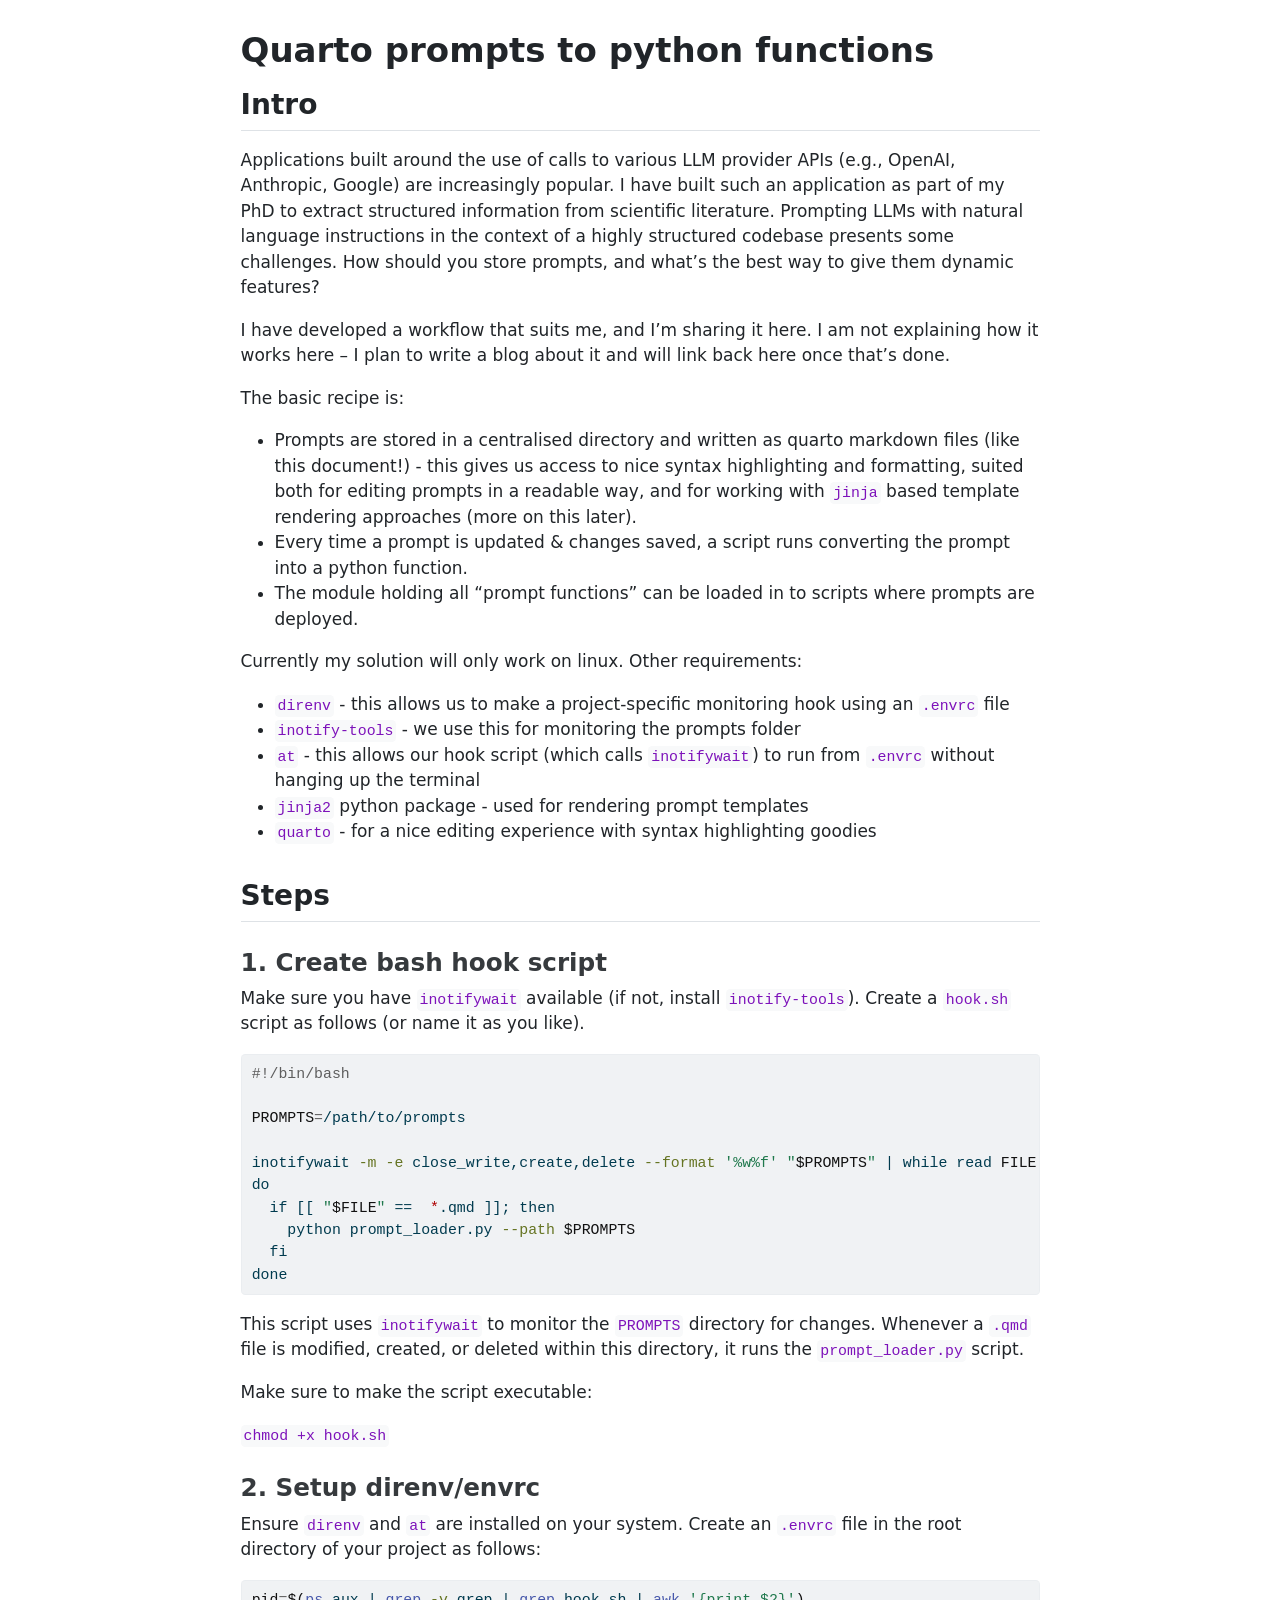
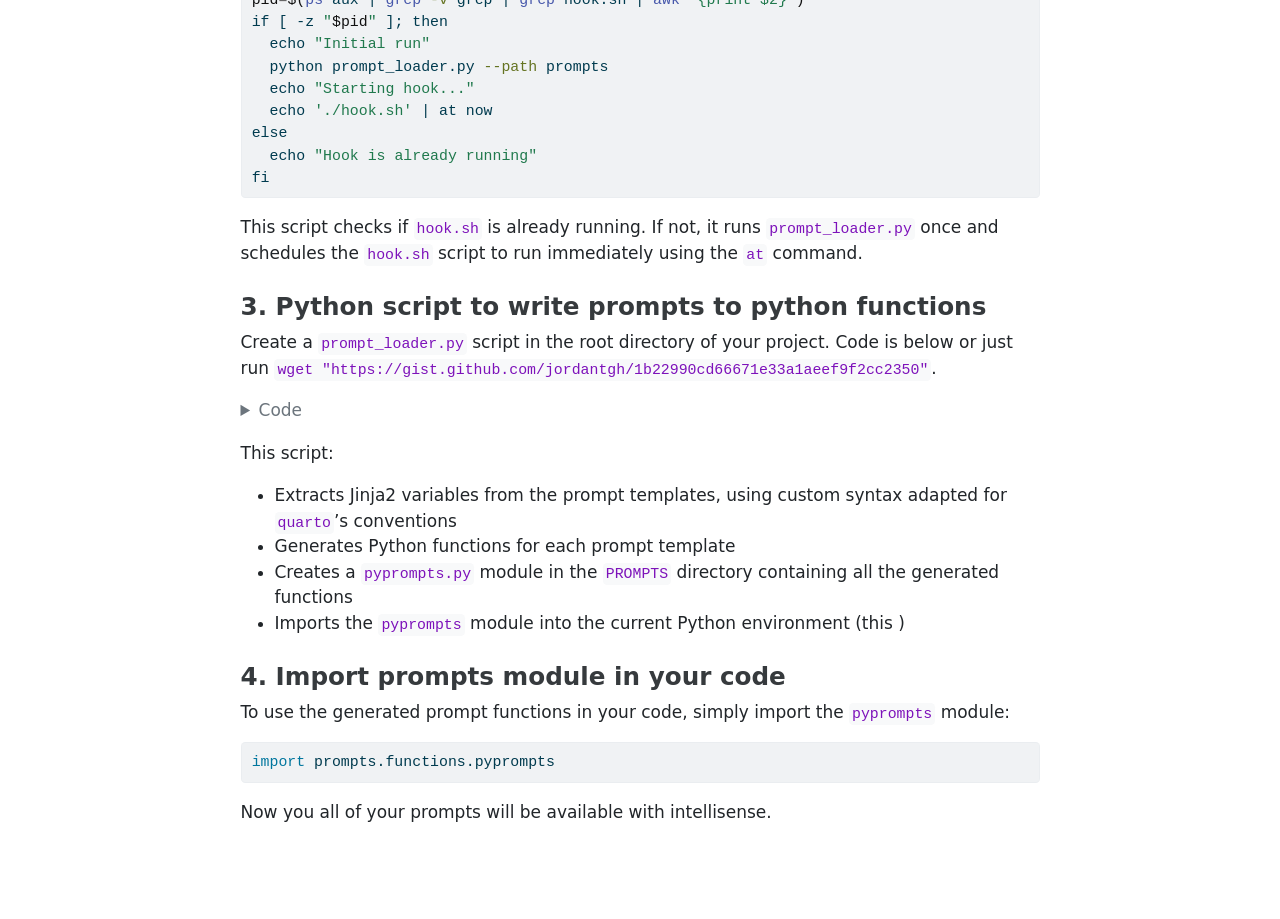
<file: quarto-python-prompts/index.html>
<html xmlns="http://www.w3.org/1999/xhtml">    
  <head>      
    <title>Redirect to quarto-prompts.html</title>      
    <meta http-equiv="refresh" content="0;URL='quarto-prompts.html'" />    
  </head>    
  <body> 
  </body>  
</html>
</file>
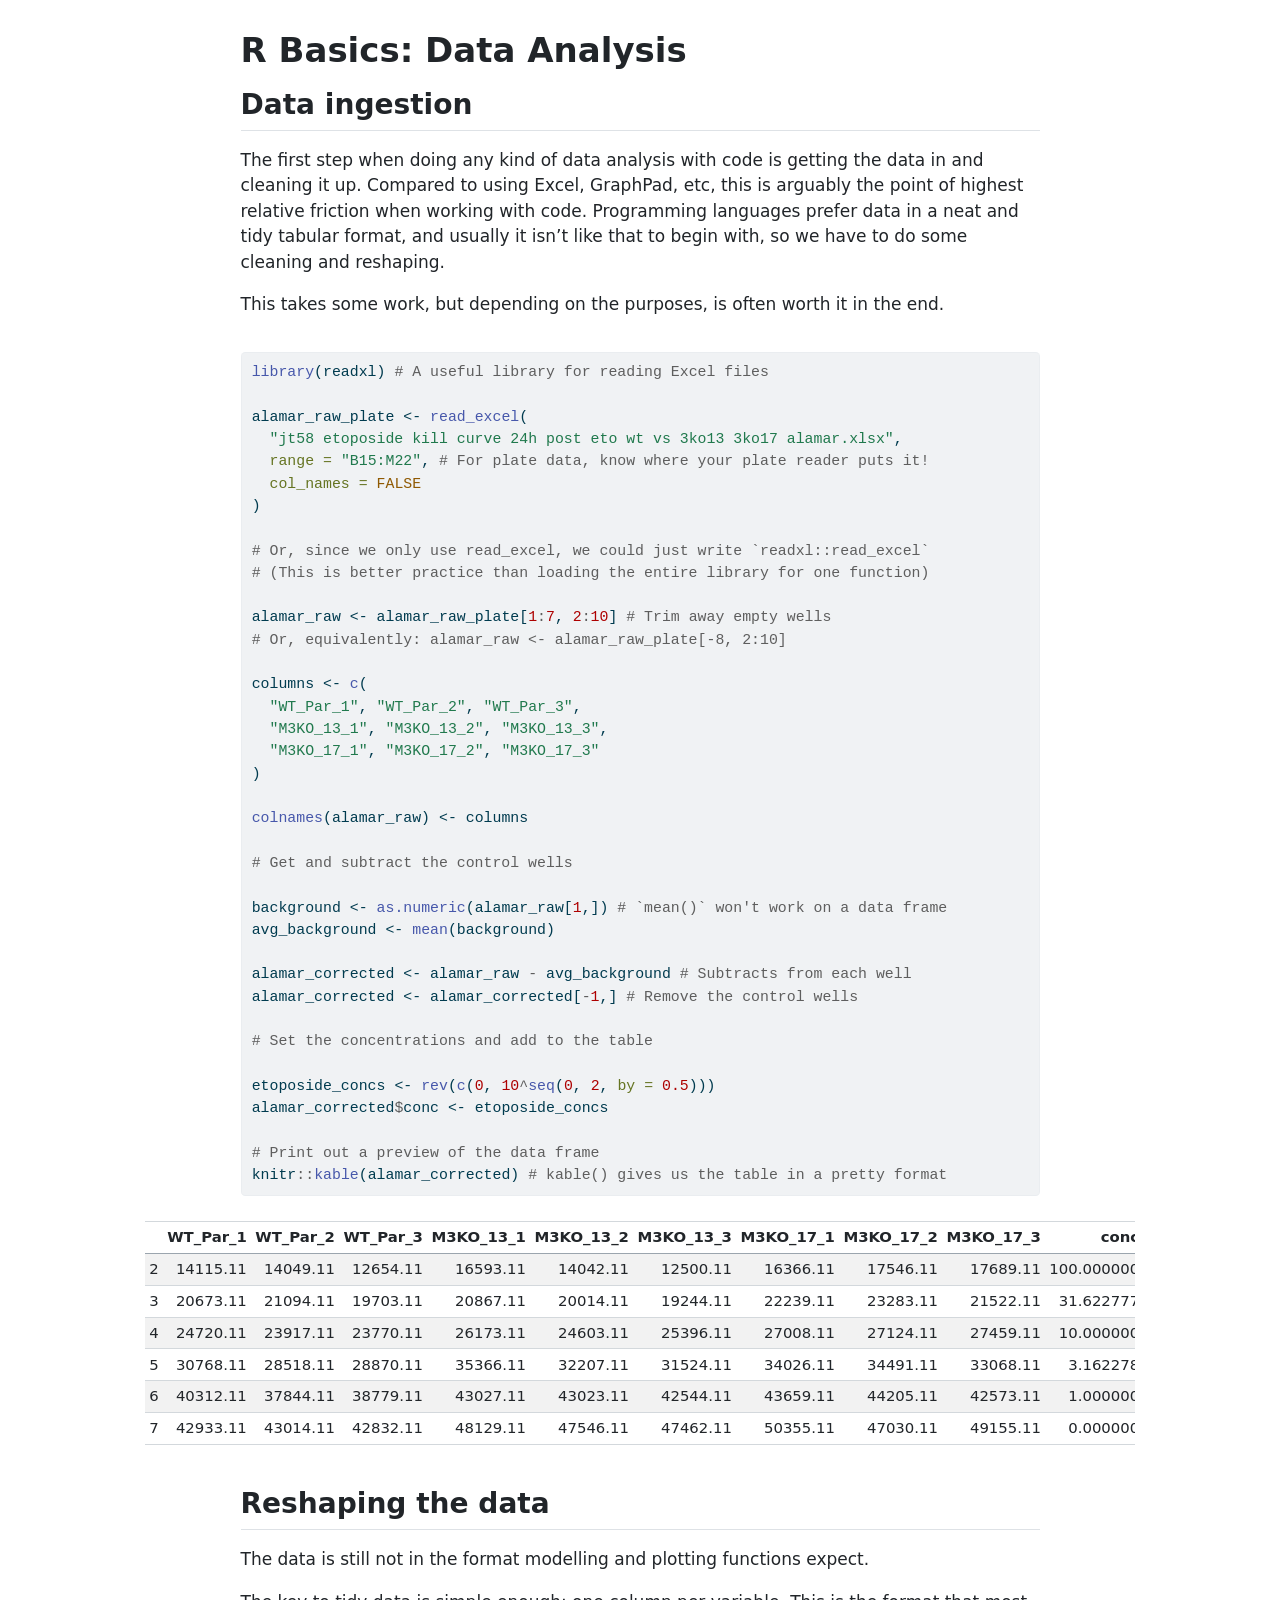
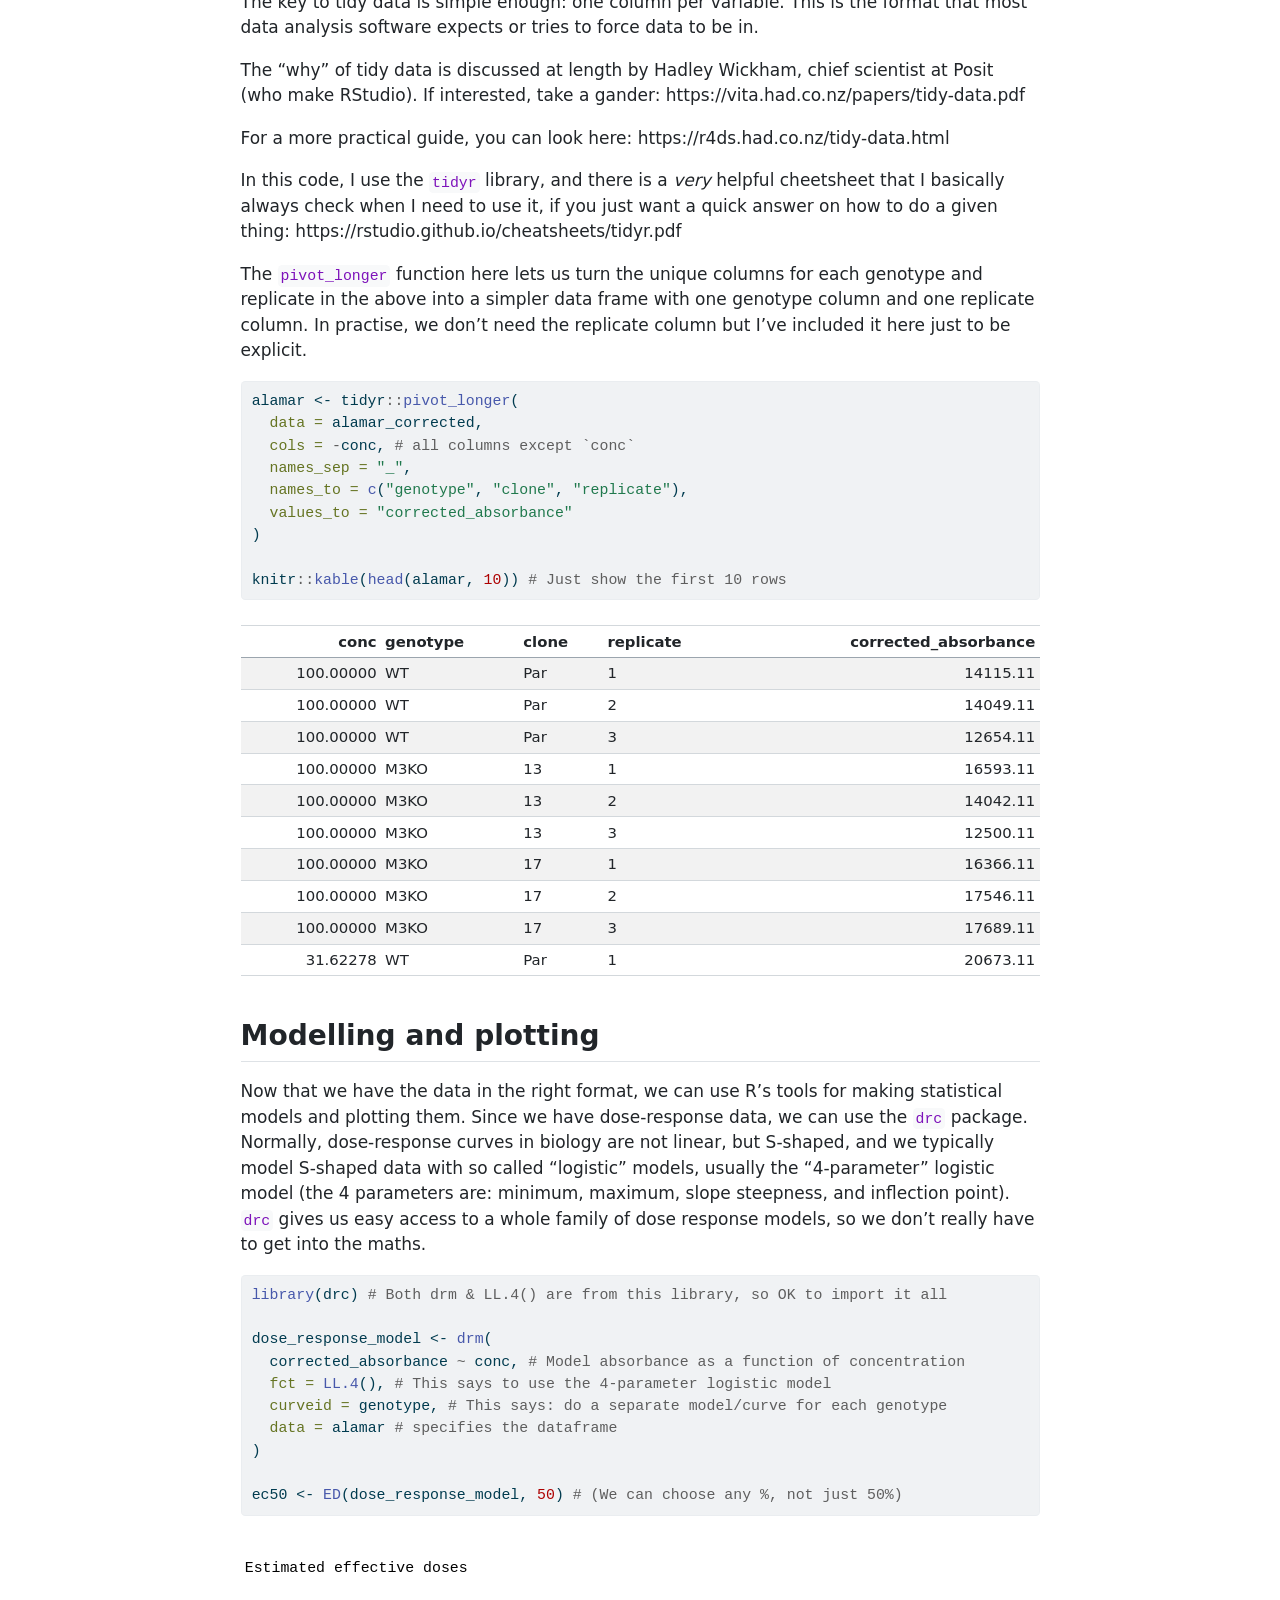
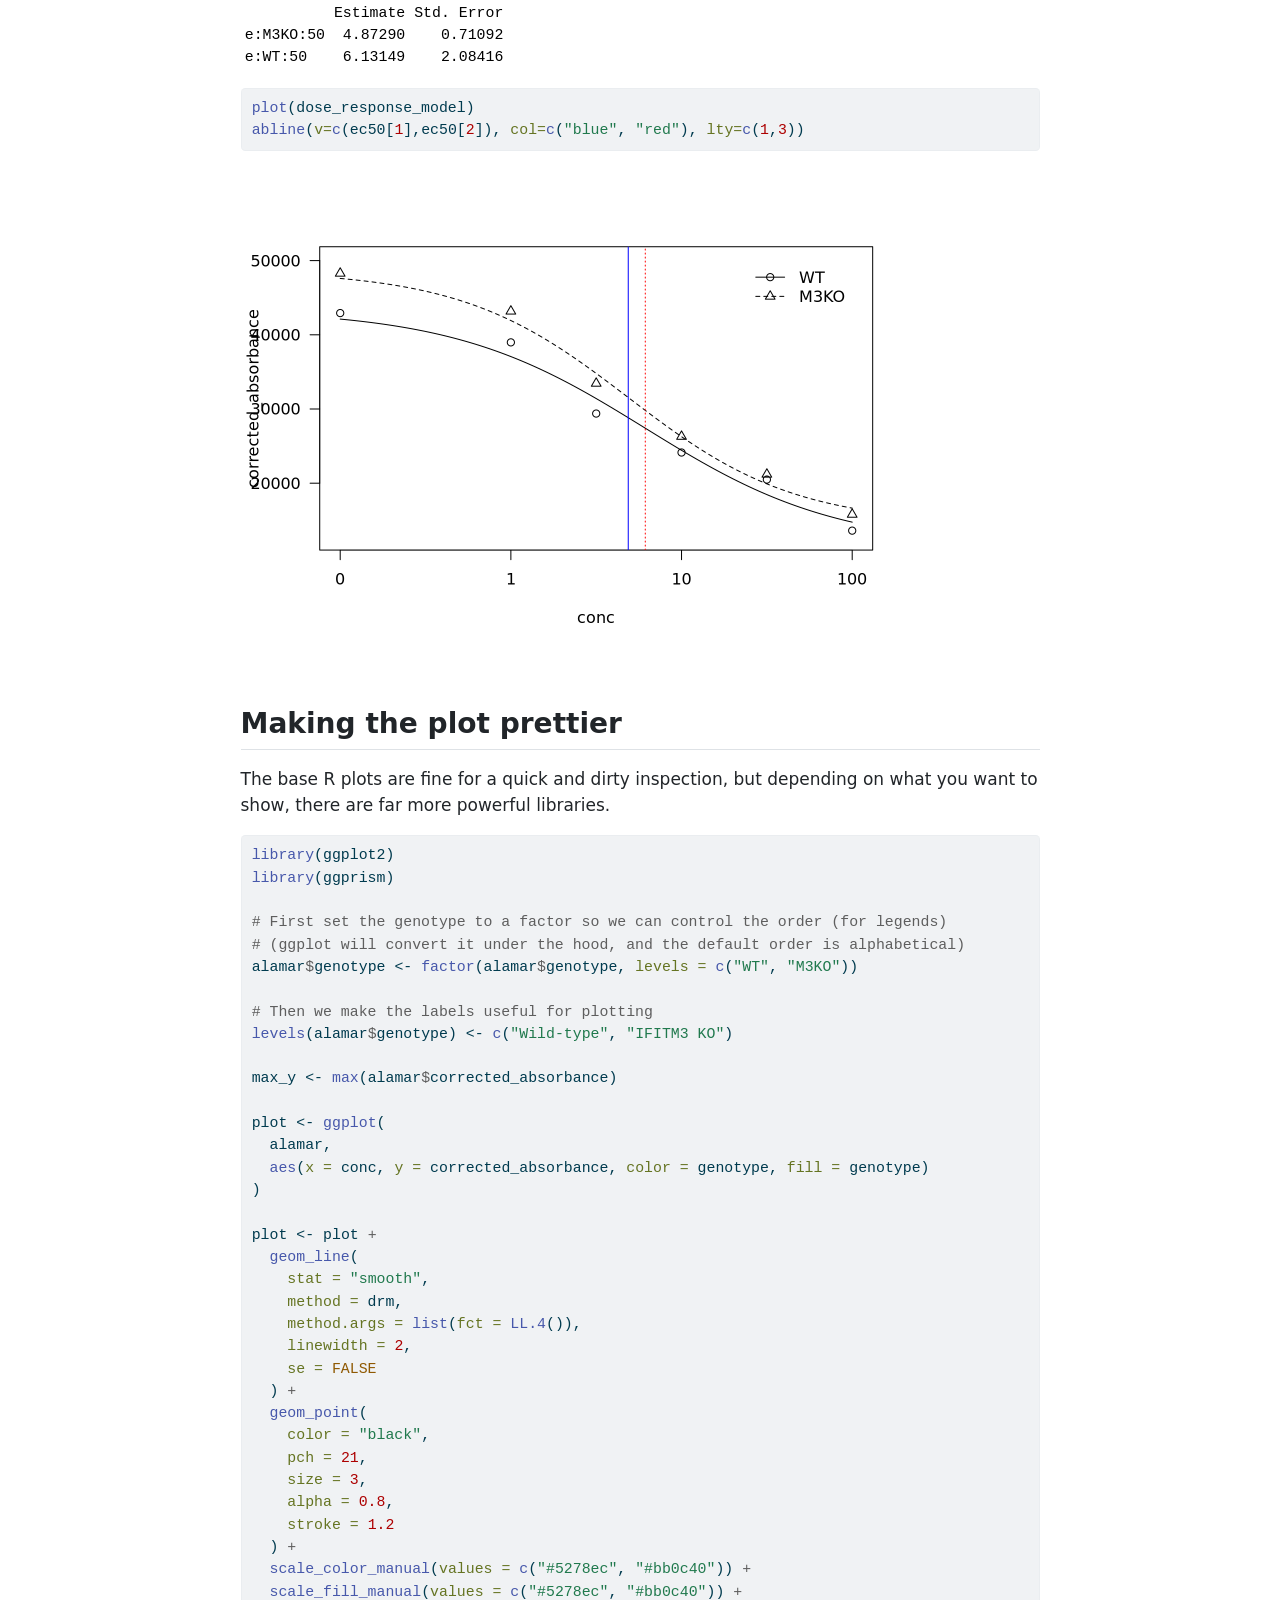
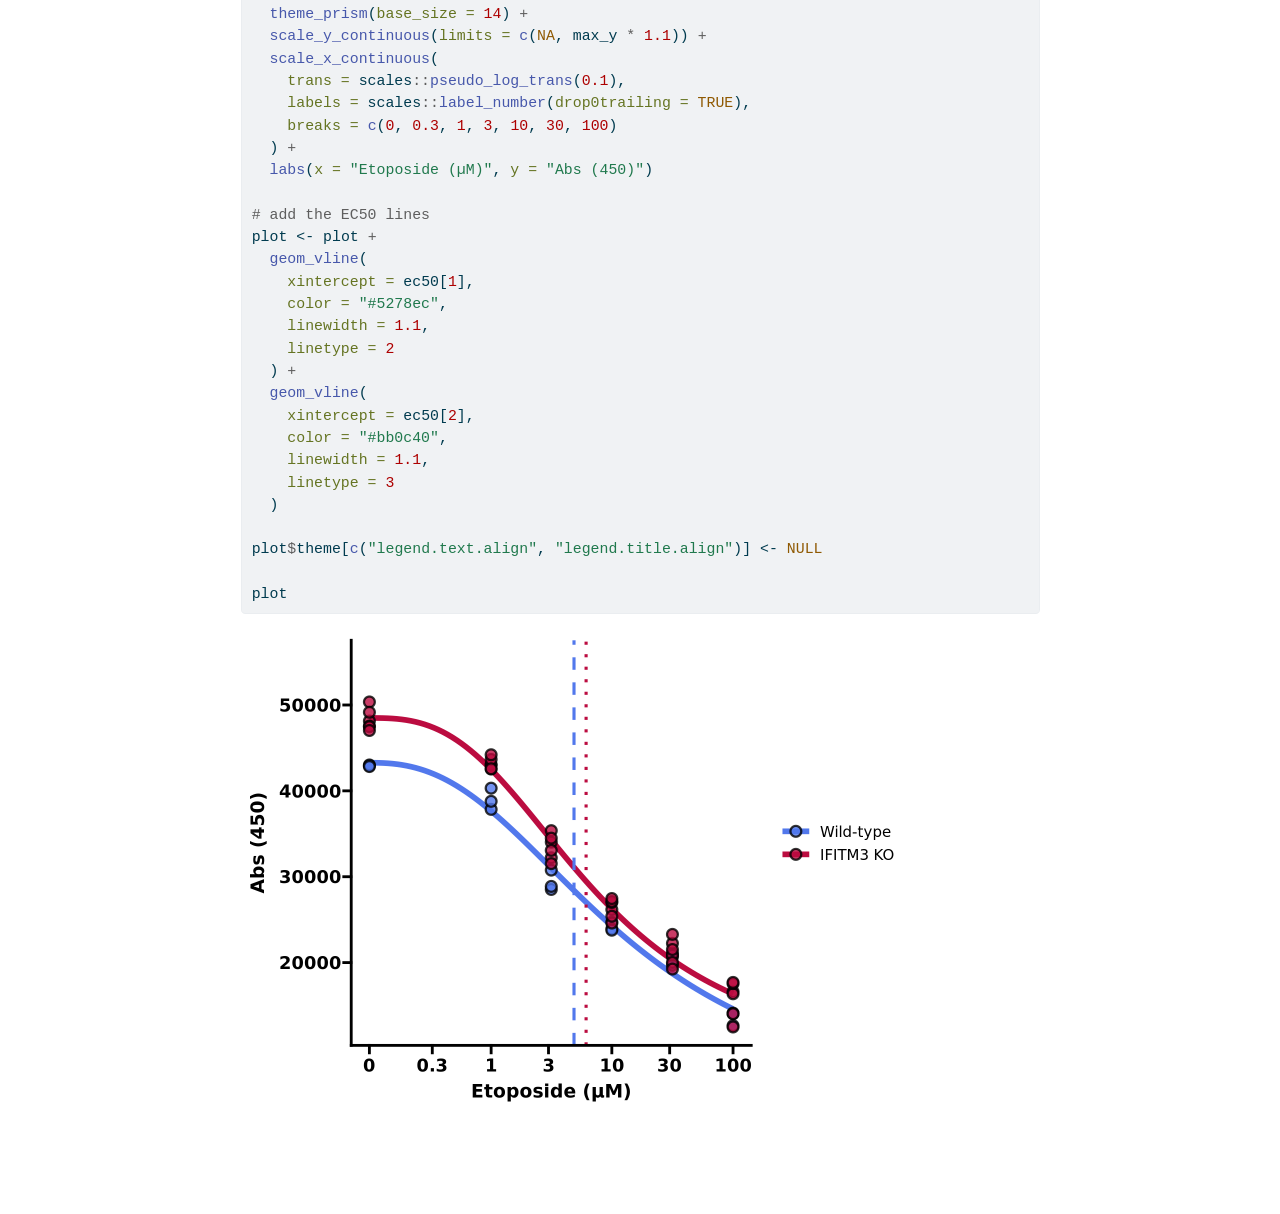
<file: r-data-analysis-intro/index.html>
<html xmlns="http://www.w3.org/1999/xhtml">    
  <head>      
    <title>Redirect to basic-data-analysis.html</title>      
    <meta http-equiv="refresh" content="0;URL='basic-data-analysis.html'" />    
  </head>    
  <body> 
  </body>  
</html>
</file>
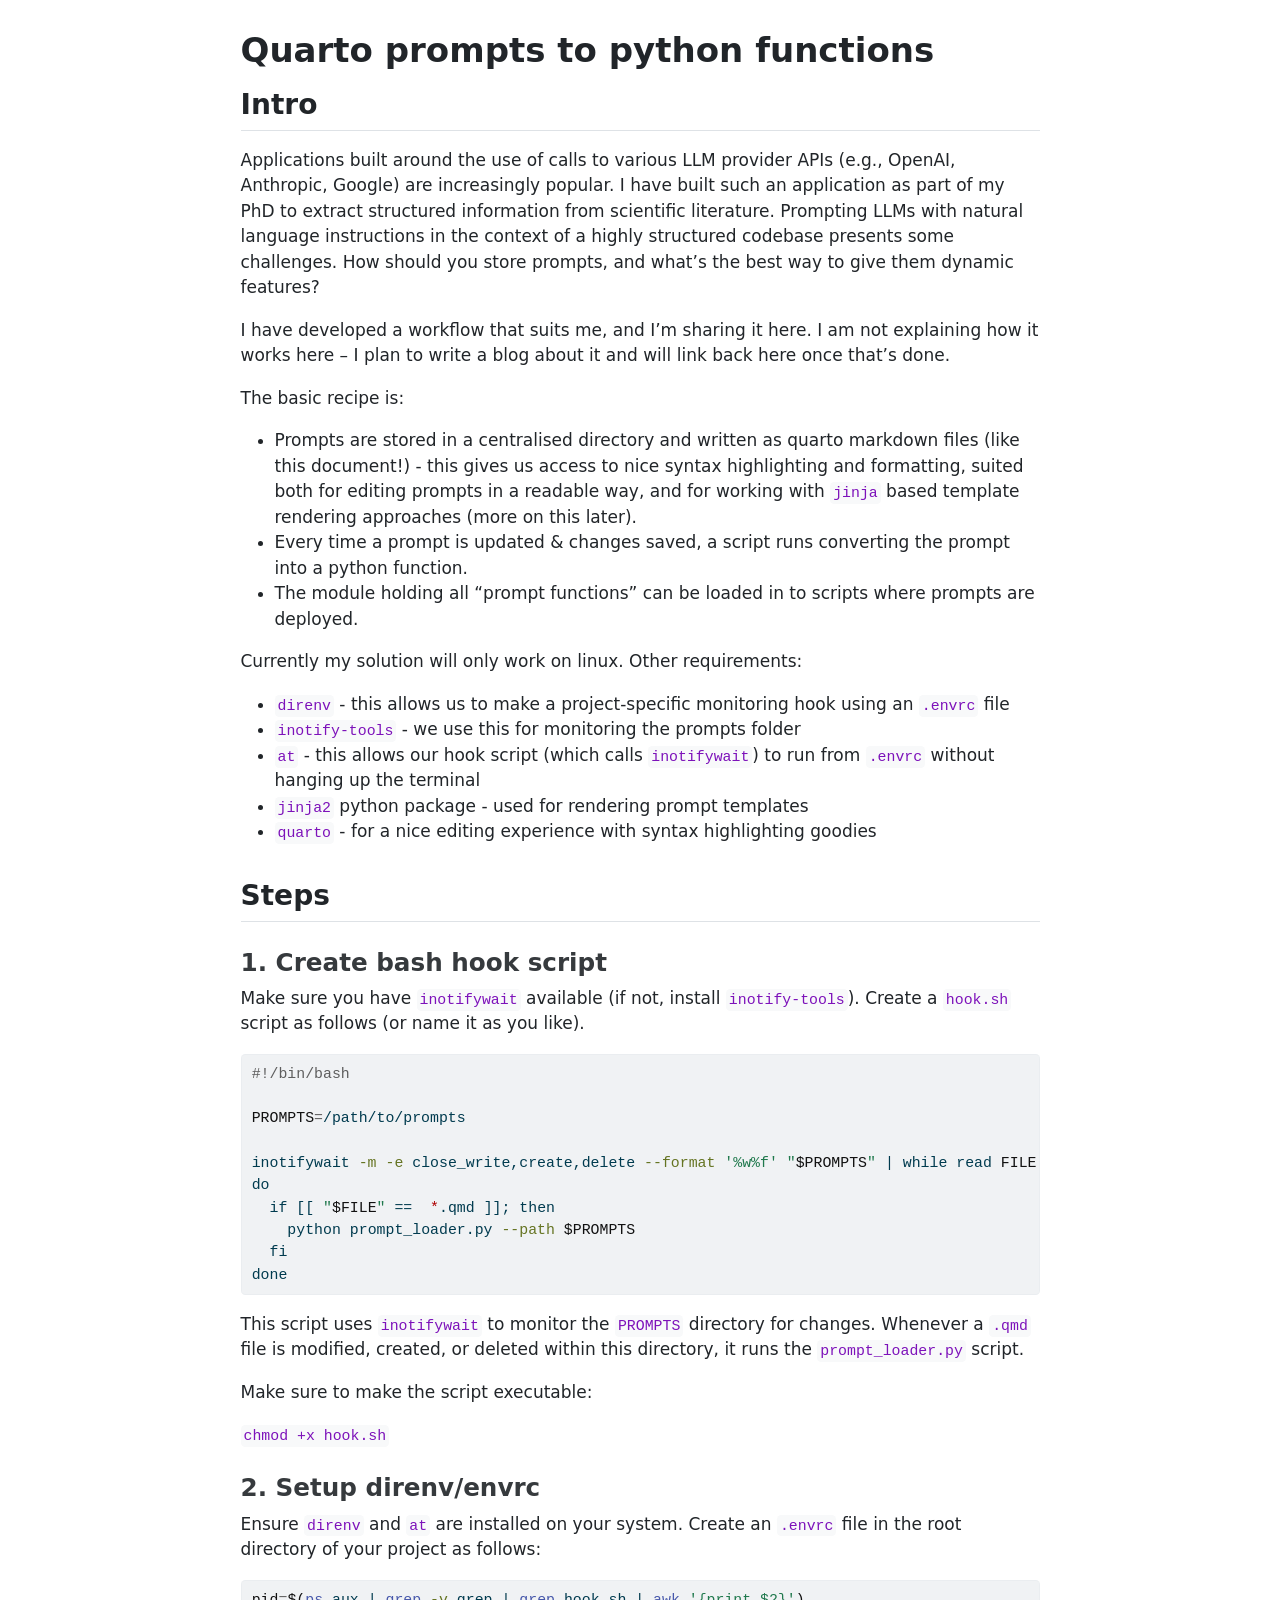
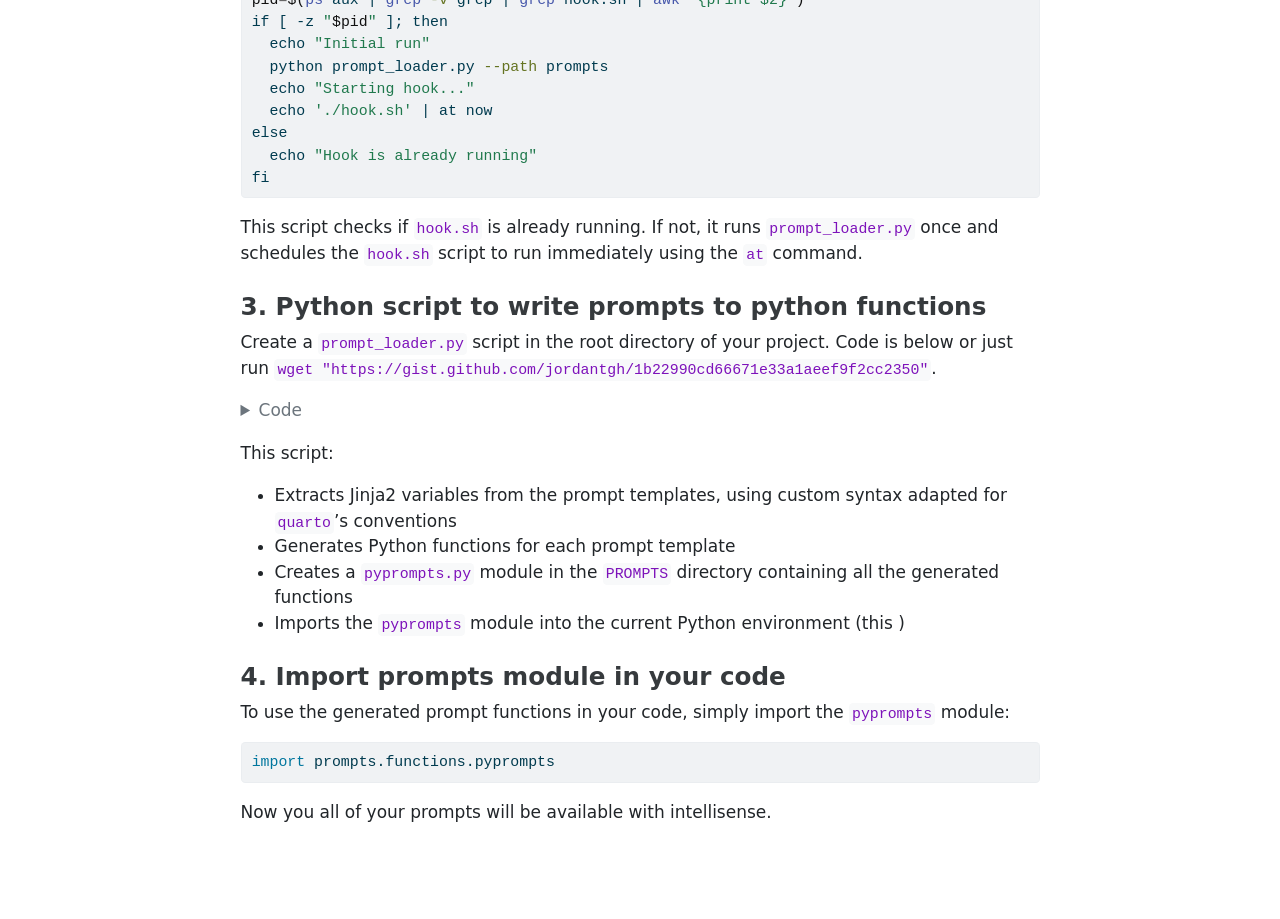
<file: quarto-python-prompts/quarto-prompts.html>
<!DOCTYPE html>
<html xmlns="http://www.w3.org/1999/xhtml" lang="en" xml:lang="en"><head>

<meta charset="utf-8">
<meta name="generator" content="quarto-1.4.549">

<meta name="viewport" content="width=device-width, initial-scale=1.0, user-scalable=yes">


<title>quarto-python-prompts - Quarto prompts to python functions</title>
<style>
code{white-space: pre-wrap;}
span.smallcaps{font-variant: small-caps;}
div.columns{display: flex; gap: min(4vw, 1.5em);}
div.column{flex: auto; overflow-x: auto;}
div.hanging-indent{margin-left: 1.5em; text-indent: -1.5em;}
ul.task-list{list-style: none;}
ul.task-list li input[type="checkbox"] {
  width: 0.8em;
  margin: 0 0.8em 0.2em -1em; /* quarto-specific, see https://github.com/quarto-dev/quarto-cli/issues/4556 */ 
  vertical-align: middle;
}
/* CSS for syntax highlighting */
pre > code.sourceCode { white-space: pre; position: relative; }
pre > code.sourceCode > span { line-height: 1.25; }
pre > code.sourceCode > span:empty { height: 1.2em; }
.sourceCode { overflow: visible; }
code.sourceCode > span { color: inherit; text-decoration: inherit; }
div.sourceCode { margin: 1em 0; }
pre.sourceCode { margin: 0; }
@media screen {
div.sourceCode { overflow: auto; }
}
@media print {
pre > code.sourceCode { white-space: pre-wrap; }
pre > code.sourceCode > span { text-indent: -5em; padding-left: 5em; }
}
pre.numberSource code
  { counter-reset: source-line 0; }
pre.numberSource code > span
  { position: relative; left: -4em; counter-increment: source-line; }
pre.numberSource code > span > a:first-child::before
  { content: counter(source-line);
    position: relative; left: -1em; text-align: right; vertical-align: baseline;
    border: none; display: inline-block;
    -webkit-touch-callout: none; -webkit-user-select: none;
    -khtml-user-select: none; -moz-user-select: none;
    -ms-user-select: none; user-select: none;
    padding: 0 4px; width: 4em;
  }
pre.numberSource { margin-left: 3em;  padding-left: 4px; }
div.sourceCode
  {   }
@media screen {
pre > code.sourceCode > span > a:first-child::before { text-decoration: underline; }
}
</style>


<script src="site_libs/quarto-nav/quarto-nav.js"></script>
<script src="site_libs/clipboard/clipboard.min.js"></script>
<script src="site_libs/quarto-search/autocomplete.umd.js"></script>
<script src="site_libs/quarto-search/fuse.min.js"></script>
<script src="site_libs/quarto-search/quarto-search.js"></script>
<meta name="quarto:offset" content="./">
<script src="site_libs/quarto-html/quarto.js"></script>
<script src="site_libs/quarto-html/popper.min.js"></script>
<script src="site_libs/quarto-html/tippy.umd.min.js"></script>
<script src="site_libs/quarto-html/anchor.min.js"></script>
<link href="site_libs/quarto-html/tippy.css" rel="stylesheet">
<link href="site_libs/quarto-html/quarto-syntax-highlighting.css" rel="stylesheet" id="quarto-text-highlighting-styles">
<script src="site_libs/bootstrap/bootstrap.min.js"></script>
<link href="site_libs/bootstrap/bootstrap-icons.css" rel="stylesheet">
<link href="site_libs/bootstrap/bootstrap.min.css" rel="stylesheet" id="quarto-bootstrap" data-mode="light">
<script id="quarto-search-options" type="application/json">{
  "location": "sidebar",
  "copy-button": false,
  "collapse-after": 3,
  "panel-placement": "start",
  "type": "textbox",
  "limit": 50,
  "keyboard-shortcut": [
    "f",
    "/",
    "s"
  ],
  "show-item-context": false,
  "language": {
    "search-no-results-text": "No results",
    "search-matching-documents-text": "matching documents",
    "search-copy-link-title": "Copy link to search",
    "search-hide-matches-text": "Hide additional matches",
    "search-more-match-text": "more match in this document",
    "search-more-matches-text": "more matches in this document",
    "search-clear-button-title": "Clear",
    "search-text-placeholder": "",
    "search-detached-cancel-button-title": "Cancel",
    "search-submit-button-title": "Submit",
    "search-label": "Search"
  }
}</script>


</head>

<body class="fullcontent">

<div id="quarto-search-results"></div>
<!-- content -->
<div id="quarto-content" class="quarto-container page-columns page-rows-contents page-layout-article">
<!-- sidebar -->
<!-- margin-sidebar -->
    
<!-- main -->
<main class="content" id="quarto-document-content">

<header id="title-block-header" class="quarto-title-block default">
<div class="quarto-title">
<h1 class="title">Quarto prompts to python functions</h1>
</div>



<div class="quarto-title-meta">

    
  
    
  </div>
  


</header>


<section id="intro" class="level2">
<h2 class="anchored" data-anchor-id="intro">Intro</h2>
<p>Applications built around the use of calls to various LLM provider APIs (e.g., OpenAI, Anthropic, Google) are increasingly popular. I have built such an application as part of my PhD to extract structured information from scientific literature. Prompting LLMs with natural language instructions in the context of a highly structured codebase presents some challenges. How should you store prompts, and what’s the best way to give them dynamic features?</p>
<p>I have developed a workflow that suits me, and I’m sharing it here. I am not explaining how it works here – I plan to write a blog about it and will link back here once that’s done.</p>
<p>The basic recipe is:</p>
<ul>
<li>Prompts are stored in a centralised directory and written as quarto markdown files (like this document!) - this gives us access to nice syntax highlighting and formatting, suited both for editing prompts in a readable way, and for working with <code>jinja</code> based template rendering approaches (more on this later).</li>
<li>Every time a prompt is updated &amp; changes saved, a script runs converting the prompt into a python function.</li>
<li>The module holding all “prompt functions” can be loaded in to scripts where prompts are deployed.</li>
</ul>
<p>Currently my solution will only work on linux. Other requirements:</p>
<ul>
<li><code>direnv</code> - this allows us to make a project-specific monitoring hook using an <code>.envrc</code> file</li>
<li><code>inotify-tools</code> - we use this for monitoring the prompts folder</li>
<li><code>at</code> - this allows our hook script (which calls <code>inotifywait</code>) to run from <code>.envrc</code> without hanging up the terminal</li>
<li><code>jinja2</code> python package - used for rendering prompt templates</li>
<li><code>quarto</code> - for a nice editing experience with syntax highlighting goodies</li>
</ul>
</section>
<section id="steps" class="level2">
<h2 class="anchored" data-anchor-id="steps">Steps</h2>
<section id="create-bash-hook-script" class="level3">
<h3 class="anchored" data-anchor-id="create-bash-hook-script">1. Create bash hook script</h3>
<p>Make sure you have <code>inotifywait</code> available (if not, install <code>inotify-tools</code>). Create a <code>hook.sh</code> script as follows (or name it as you like).</p>
<div class="sourceCode" id="cb1"><pre class="sourceCode bash code-with-copy"><code class="sourceCode bash"><span id="cb1-1"><a href="#cb1-1" aria-hidden="true" tabindex="-1"></a><span class="co">#!/bin/bash</span></span>
<span id="cb1-2"><a href="#cb1-2" aria-hidden="true" tabindex="-1"></a></span>
<span id="cb1-3"><a href="#cb1-3" aria-hidden="true" tabindex="-1"></a><span class="va">PROMPTS</span><span class="op">=</span>/path/to/prompts</span>
<span id="cb1-4"><a href="#cb1-4" aria-hidden="true" tabindex="-1"></a></span>
<span id="cb1-5"><a href="#cb1-5" aria-hidden="true" tabindex="-1"></a><span class="ex">inotifywait</span> <span class="at">-m</span> <span class="at">-e</span> close_write,create,delete <span class="at">--format</span> <span class="st">'%w%f'</span> <span class="st">"</span><span class="va">$PROMPTS</span><span class="st">"</span> <span class="kw">|</span> <span class="cf">while</span> <span class="bu">read</span> <span class="va">FILE</span></span>
<span id="cb1-6"><a href="#cb1-6" aria-hidden="true" tabindex="-1"></a><span class="cf">do</span></span>
<span id="cb1-7"><a href="#cb1-7" aria-hidden="true" tabindex="-1"></a>  <span class="cf">if</span> <span class="kw">[[</span> <span class="st">"</span><span class="va">$FILE</span><span class="st">"</span> <span class="ot">==</span>  <span class="pp">*</span>.qmd <span class="kw">]];</span> <span class="cf">then</span></span>
<span id="cb1-8"><a href="#cb1-8" aria-hidden="true" tabindex="-1"></a>    <span class="ex">python</span> prompt_loader.py <span class="at">--path</span> <span class="va">$PROMPTS</span></span>
<span id="cb1-9"><a href="#cb1-9" aria-hidden="true" tabindex="-1"></a>  <span class="cf">fi</span></span>
<span id="cb1-10"><a href="#cb1-10" aria-hidden="true" tabindex="-1"></a><span class="cf">done</span></span></code><button title="Copy to Clipboard" class="code-copy-button"><i class="bi"></i></button></pre></div>
<p>This script uses <code>inotifywait</code> to monitor the <code>PROMPTS</code> directory for changes. Whenever a <code>.qmd</code> file is modified, created, or deleted within this directory, it runs the <code>prompt_loader.py</code> script.</p>
<p>Make sure to make the script executable:</p>
<p><code>chmod +x hook.sh</code></p>
</section>
<section id="setup-direnvenvrc" class="level3">
<h3 class="anchored" data-anchor-id="setup-direnvenvrc">2. Setup direnv/envrc</h3>
<p>Ensure <code>direnv</code> and <code>at</code> are installed on your system. Create an <code>.envrc</code> file in the root directory of your project as follows:</p>
<div class="sourceCode" id="cb2"><pre class="sourceCode bash code-with-copy"><code class="sourceCode bash"><span id="cb2-1"><a href="#cb2-1" aria-hidden="true" tabindex="-1"></a><span class="va">pid</span><span class="op">=</span><span class="va">$(</span><span class="fu">ps</span> aux <span class="kw">|</span> <span class="fu">grep</span> <span class="at">-v</span> grep <span class="kw">|</span> <span class="fu">grep</span> hook.sh <span class="kw">|</span> <span class="fu">awk</span> <span class="st">'{print $2}'</span><span class="va">)</span></span>
<span id="cb2-2"><a href="#cb2-2" aria-hidden="true" tabindex="-1"></a><span class="cf">if</span> <span class="bu">[</span> <span class="ot">-z</span> <span class="st">"</span><span class="va">$pid</span><span class="st">"</span> <span class="bu">]</span><span class="kw">;</span> <span class="cf">then</span></span>
<span id="cb2-3"><a href="#cb2-3" aria-hidden="true" tabindex="-1"></a>  <span class="bu">echo</span> <span class="st">"Initial run"</span></span>
<span id="cb2-4"><a href="#cb2-4" aria-hidden="true" tabindex="-1"></a>  <span class="ex">python</span> prompt_loader.py <span class="at">--path</span> prompts</span>
<span id="cb2-5"><a href="#cb2-5" aria-hidden="true" tabindex="-1"></a>  <span class="bu">echo</span> <span class="st">"Starting hook..."</span></span>
<span id="cb2-6"><a href="#cb2-6" aria-hidden="true" tabindex="-1"></a>  <span class="bu">echo</span> <span class="st">'./hook.sh'</span> <span class="kw">|</span> <span class="ex">at</span> now</span>
<span id="cb2-7"><a href="#cb2-7" aria-hidden="true" tabindex="-1"></a><span class="cf">else</span></span>
<span id="cb2-8"><a href="#cb2-8" aria-hidden="true" tabindex="-1"></a>  <span class="bu">echo</span> <span class="st">"Hook is already running"</span></span>
<span id="cb2-9"><a href="#cb2-9" aria-hidden="true" tabindex="-1"></a><span class="cf">fi</span></span></code><button title="Copy to Clipboard" class="code-copy-button"><i class="bi"></i></button></pre></div>
<p>This script checks if <code>hook.sh</code> is already running. If not, it runs <code>prompt_loader.py</code> once and schedules the <code>hook.sh</code> script to run immediately using the <code>at</code> command.</p>
</section>
<section id="python-script-to-write-prompts-to-python-functions" class="level3">
<h3 class="anchored" data-anchor-id="python-script-to-write-prompts-to-python-functions">3. Python script to write prompts to python functions</h3>
<p>Create a <code>prompt_loader.py</code> script in the root directory of your project. Code is below or just run <code>wget "https://gist.github.com/jordantgh/1b22990cd66671e33a1aeef9f2cc2350"</code>.</p>
<div id="754d04cd" class="cell" data-execution_count="1">
<details class="code-fold">
<summary>Code</summary>
<div class="sourceCode cell-code" id="cb3"><pre class="sourceCode python code-with-copy"><code class="sourceCode python"><span id="cb3-1"><a href="#cb3-1" aria-hidden="true" tabindex="-1"></a><span class="im">import</span> os</span>
<span id="cb3-2"><a href="#cb3-2" aria-hidden="true" tabindex="-1"></a><span class="im">import</span> re</span>
<span id="cb3-3"><a href="#cb3-3" aria-hidden="true" tabindex="-1"></a><span class="im">import</span> sys</span>
<span id="cb3-4"><a href="#cb3-4" aria-hidden="true" tabindex="-1"></a><span class="im">import</span> importlib.util</span>
<span id="cb3-5"><a href="#cb3-5" aria-hidden="true" tabindex="-1"></a><span class="im">import</span> argparse</span>
<span id="cb3-6"><a href="#cb3-6" aria-hidden="true" tabindex="-1"></a></span>
<span id="cb3-7"><a href="#cb3-7" aria-hidden="true" tabindex="-1"></a></span>
<span id="cb3-8"><a href="#cb3-8" aria-hidden="true" tabindex="-1"></a><span class="kw">def</span> extract_variables(template_content):</span>
<span id="cb3-9"><a href="#cb3-9" aria-hidden="true" tabindex="-1"></a>    pattern <span class="op">=</span> re.<span class="bu">compile</span>(<span class="vs">r"&lt;var\s+(\w+)\s*&gt;"</span>)</span>
<span id="cb3-10"><a href="#cb3-10" aria-hidden="true" tabindex="-1"></a>    <span class="cf">return</span> <span class="bu">sorted</span>(<span class="bu">set</span>(pattern.findall(template_content)))</span>
<span id="cb3-11"><a href="#cb3-11" aria-hidden="true" tabindex="-1"></a></span>
<span id="cb3-12"><a href="#cb3-12" aria-hidden="true" tabindex="-1"></a></span>
<span id="cb3-13"><a href="#cb3-13" aria-hidden="true" tabindex="-1"></a><span class="kw">def</span> generate_function_code(</span>
<span id="cb3-14"><a href="#cb3-14" aria-hidden="true" tabindex="-1"></a>    function_name, template_content, variables, template_path</span>
<span id="cb3-15"><a href="#cb3-15" aria-hidden="true" tabindex="-1"></a>):</span>
<span id="cb3-16"><a href="#cb3-16" aria-hidden="true" tabindex="-1"></a>    params <span class="op">=</span> <span class="st">", "</span>.join([<span class="ss">f"</span><span class="sc">{</span>var<span class="sc">}</span><span class="ss">: str = None"</span> <span class="cf">for</span> var <span class="kw">in</span> variables])</span>
<span id="cb3-17"><a href="#cb3-17" aria-hidden="true" tabindex="-1"></a>    template_args <span class="op">=</span> <span class="st">", "</span>.join([<span class="ss">f"</span><span class="sc">{</span>var<span class="sc">}</span><span class="ss">=</span><span class="sc">{</span>var<span class="sc">}</span><span class="ss">"</span> <span class="cf">for</span> var <span class="kw">in</span> variables])</span>
<span id="cb3-18"><a href="#cb3-18" aria-hidden="true" tabindex="-1"></a>    <span class="cf">return</span> <span class="ss">f"""</span></span>
<span id="cb3-19"><a href="#cb3-19" aria-hidden="true" tabindex="-1"></a><span class="ss">def </span><span class="sc">{</span>function_name<span class="sc">}</span><span class="ss">(</span><span class="sc">{</span>params<span class="sc">}</span><span class="ss">) -&gt; str:</span></span>
<span id="cb3-20"><a href="#cb3-20" aria-hidden="true" tabindex="-1"></a><span class="ss">    '''/</span><span class="sc">{</span>template_path<span class="sc">}</span><span class="ch">\n</span><span class="ss">---</span><span class="ch">\n</span><span class="sc">{</span>template_content<span class="sc">}</span><span class="ss">'''</span></span>
<span id="cb3-21"><a href="#cb3-21" aria-hidden="true" tabindex="-1"></a><span class="ss">    template = env.get_template('</span><span class="sc">{</span>os<span class="sc">.</span>path<span class="sc">.</span>basename(template_path)<span class="sc">}</span><span class="ss">')</span></span>
<span id="cb3-22"><a href="#cb3-22" aria-hidden="true" tabindex="-1"></a><span class="ss">    return template.render(</span><span class="sc">{</span>template_args<span class="sc">}</span><span class="ss">)</span></span>
<span id="cb3-23"><a href="#cb3-23" aria-hidden="true" tabindex="-1"></a><span class="ss">"""</span></span>
<span id="cb3-24"><a href="#cb3-24" aria-hidden="true" tabindex="-1"></a></span>
<span id="cb3-25"><a href="#cb3-25" aria-hidden="true" tabindex="-1"></a></span>
<span id="cb3-26"><a href="#cb3-26" aria-hidden="true" tabindex="-1"></a><span class="kw">def</span> setup(prompts_dir):</span>
<span id="cb3-27"><a href="#cb3-27" aria-hidden="true" tabindex="-1"></a>    code_string <span class="op">=</span> <span class="ss">f"""from jinja2 import Environment, FileSystemLoader</span></span>
<span id="cb3-28"><a href="#cb3-28" aria-hidden="true" tabindex="-1"></a><span class="ss">    </span></span>
<span id="cb3-29"><a href="#cb3-29" aria-hidden="true" tabindex="-1"></a><span class="ss">env = Environment(</span></span>
<span id="cb3-30"><a href="#cb3-30" aria-hidden="true" tabindex="-1"></a><span class="ss">    loader=FileSystemLoader('</span><span class="sc">{</span>prompts_dir<span class="sc">}</span><span class="ss">'),</span></span>
<span id="cb3-31"><a href="#cb3-31" aria-hidden="true" tabindex="-1"></a><span class="ss">    variable_start_string='&lt;var',</span></span>
<span id="cb3-32"><a href="#cb3-32" aria-hidden="true" tabindex="-1"></a><span class="ss">    variable_end_string='&gt;',</span></span>
<span id="cb3-33"><a href="#cb3-33" aria-hidden="true" tabindex="-1"></a><span class="ss">    comment_start_string='&lt;!--',</span></span>
<span id="cb3-34"><a href="#cb3-34" aria-hidden="true" tabindex="-1"></a><span class="ss">    comment_end_string='--&gt;',</span></span>
<span id="cb3-35"><a href="#cb3-35" aria-hidden="true" tabindex="-1"></a><span class="ss">)</span></span>
<span id="cb3-36"><a href="#cb3-36" aria-hidden="true" tabindex="-1"></a><span class="ss">    """</span></span>
<span id="cb3-37"><a href="#cb3-37" aria-hidden="true" tabindex="-1"></a></span>
<span id="cb3-38"><a href="#cb3-38" aria-hidden="true" tabindex="-1"></a>    templates <span class="op">=</span> [f <span class="cf">for</span> f <span class="kw">in</span> os.listdir(prompts_dir) <span class="cf">if</span> f.endswith(<span class="st">".qmd"</span>)]</span>
<span id="cb3-39"><a href="#cb3-39" aria-hidden="true" tabindex="-1"></a></span>
<span id="cb3-40"><a href="#cb3-40" aria-hidden="true" tabindex="-1"></a>    <span class="cf">for</span> filename <span class="kw">in</span> templates:</span>
<span id="cb3-41"><a href="#cb3-41" aria-hidden="true" tabindex="-1"></a>        template_path <span class="op">=</span> os.path.join(prompts_dir, filename)</span>
<span id="cb3-42"><a href="#cb3-42" aria-hidden="true" tabindex="-1"></a>        function_name <span class="op">=</span> filename[:<span class="op">-</span><span class="dv">4</span>]  <span class="co"># Remove .qmd extension</span></span>
<span id="cb3-43"><a href="#cb3-43" aria-hidden="true" tabindex="-1"></a>        <span class="cf">with</span> <span class="bu">open</span>(template_path, <span class="st">"r"</span>) <span class="im">as</span> f:</span>
<span id="cb3-44"><a href="#cb3-44" aria-hidden="true" tabindex="-1"></a>            template_content <span class="op">=</span> f.read()</span>
<span id="cb3-45"><a href="#cb3-45" aria-hidden="true" tabindex="-1"></a></span>
<span id="cb3-46"><a href="#cb3-46" aria-hidden="true" tabindex="-1"></a>        variables <span class="op">=</span> extract_variables(template_content)</span>
<span id="cb3-47"><a href="#cb3-47" aria-hidden="true" tabindex="-1"></a>        code_string <span class="op">+=</span> generate_function_code(</span>
<span id="cb3-48"><a href="#cb3-48" aria-hidden="true" tabindex="-1"></a>            function_name, template_content, variables, template_path</span>
<span id="cb3-49"><a href="#cb3-49" aria-hidden="true" tabindex="-1"></a>        )</span>
<span id="cb3-50"><a href="#cb3-50" aria-hidden="true" tabindex="-1"></a></span>
<span id="cb3-51"><a href="#cb3-51" aria-hidden="true" tabindex="-1"></a>    functions_dir <span class="op">=</span> os.path.join(prompts_dir, <span class="st">"functions"</span>)</span>
<span id="cb3-52"><a href="#cb3-52" aria-hidden="true" tabindex="-1"></a>    os.makedirs(functions_dir, exist_ok<span class="op">=</span><span class="va">True</span>)</span>
<span id="cb3-53"><a href="#cb3-53" aria-hidden="true" tabindex="-1"></a></span>
<span id="cb3-54"><a href="#cb3-54" aria-hidden="true" tabindex="-1"></a>    temp_file <span class="op">=</span> os.path.join(functions_dir, <span class="st">"pyprompts.py"</span>)</span>
<span id="cb3-55"><a href="#cb3-55" aria-hidden="true" tabindex="-1"></a></span>
<span id="cb3-56"><a href="#cb3-56" aria-hidden="true" tabindex="-1"></a>    <span class="cf">with</span> <span class="bu">open</span>(temp_file, <span class="st">"w"</span>) <span class="im">as</span> f:</span>
<span id="cb3-57"><a href="#cb3-57" aria-hidden="true" tabindex="-1"></a>        f.write(code_string)</span>
<span id="cb3-58"><a href="#cb3-58" aria-hidden="true" tabindex="-1"></a></span>
<span id="cb3-59"><a href="#cb3-59" aria-hidden="true" tabindex="-1"></a>    pycache_path <span class="op">=</span> os.path.join(functions_dir, <span class="st">"__pycache__"</span>)</span>
<span id="cb3-60"><a href="#cb3-60" aria-hidden="true" tabindex="-1"></a>    <span class="cf">if</span> <span class="kw">not</span> os.path.exists(pycache_path) <span class="kw">or</span> <span class="kw">not</span> <span class="bu">any</span>(</span>
<span id="cb3-61"><a href="#cb3-61" aria-hidden="true" tabindex="-1"></a>        f.endswith(<span class="st">".pyc"</span>) <span class="cf">for</span> f <span class="kw">in</span> os.listdir(pycache_path)</span>
<span id="cb3-62"><a href="#cb3-62" aria-hidden="true" tabindex="-1"></a>    ):</span>
<span id="cb3-63"><a href="#cb3-63" aria-hidden="true" tabindex="-1"></a>        spec <span class="op">=</span> importlib.util.spec_from_file_location(<span class="st">"pyprompts"</span>, temp_file)</span>
<span id="cb3-64"><a href="#cb3-64" aria-hidden="true" tabindex="-1"></a>        module <span class="op">=</span> importlib.util.module_from_spec(spec)</span>
<span id="cb3-65"><a href="#cb3-65" aria-hidden="true" tabindex="-1"></a>        sys.modules[spec.name] <span class="op">=</span> module</span>
<span id="cb3-66"><a href="#cb3-66" aria-hidden="true" tabindex="-1"></a>        spec.loader.exec_module(module)</span>
<span id="cb3-67"><a href="#cb3-67" aria-hidden="true" tabindex="-1"></a></span>
<span id="cb3-68"><a href="#cb3-68" aria-hidden="true" tabindex="-1"></a></span>
<span id="cb3-69"><a href="#cb3-69" aria-hidden="true" tabindex="-1"></a><span class="cf">if</span> <span class="va">__name__</span> <span class="op">==</span> <span class="st">"__main__"</span>:</span>
<span id="cb3-70"><a href="#cb3-70" aria-hidden="true" tabindex="-1"></a>    parser <span class="op">=</span> argparse.ArgumentParser(</span>
<span id="cb3-71"><a href="#cb3-71" aria-hidden="true" tabindex="-1"></a>        description<span class="op">=</span><span class="st">"Provide path to prompts directory"</span></span>
<span id="cb3-72"><a href="#cb3-72" aria-hidden="true" tabindex="-1"></a>    )</span>
<span id="cb3-73"><a href="#cb3-73" aria-hidden="true" tabindex="-1"></a></span>
<span id="cb3-74"><a href="#cb3-74" aria-hidden="true" tabindex="-1"></a>    parser.add_argument(<span class="st">"--path"</span>, <span class="bu">type</span><span class="op">=</span><span class="bu">str</span>, <span class="bu">help</span><span class="op">=</span><span class="st">"path to prompts directory"</span>)</span>
<span id="cb3-75"><a href="#cb3-75" aria-hidden="true" tabindex="-1"></a>    args <span class="op">=</span> parser.parse_args()</span>
<span id="cb3-76"><a href="#cb3-76" aria-hidden="true" tabindex="-1"></a>    setup(args.path)</span></code><button title="Copy to Clipboard" class="code-copy-button"><i class="bi"></i></button></pre></div>
</details>
</div>
<p>This script:</p>
<ul>
<li>Extracts Jinja2 variables from the prompt templates, using custom syntax adapted for <code>quarto</code>’s conventions</li>
<li>Generates Python functions for each prompt template</li>
<li>Creates a <code>pyprompts.py</code> module in the <code>PROMPTS</code> directory containing all the generated functions</li>
<li>Imports the <code>pyprompts</code> module into the current Python environment (this )</li>
</ul>
</section>
<section id="import-prompts-module-in-your-code" class="level3">
<h3 class="anchored" data-anchor-id="import-prompts-module-in-your-code">4. Import prompts module in your code</h3>
<p>To use the generated prompt functions in your code, simply import the <code>pyprompts</code> module:</p>
<div class="sourceCode" id="cb4"><pre class="sourceCode python code-with-copy"><code class="sourceCode python"><span id="cb4-1"><a href="#cb4-1" aria-hidden="true" tabindex="-1"></a><span class="im">import</span> prompts.functions.pyprompts</span></code><button title="Copy to Clipboard" class="code-copy-button"><i class="bi"></i></button></pre></div>
<p>Now you all of your prompts will be available with intellisense.</p>


</section>
</section>

</main> <!-- /main -->
<script id="quarto-html-after-body" type="application/javascript">
window.document.addEventListener("DOMContentLoaded", function (event) {
  const toggleBodyColorMode = (bsSheetEl) => {
    const mode = bsSheetEl.getAttribute("data-mode");
    const bodyEl = window.document.querySelector("body");
    if (mode === "dark") {
      bodyEl.classList.add("quarto-dark");
      bodyEl.classList.remove("quarto-light");
    } else {
      bodyEl.classList.add("quarto-light");
      bodyEl.classList.remove("quarto-dark");
    }
  }
  const toggleBodyColorPrimary = () => {
    const bsSheetEl = window.document.querySelector("link#quarto-bootstrap");
    if (bsSheetEl) {
      toggleBodyColorMode(bsSheetEl);
    }
  }
  toggleBodyColorPrimary();  
  const icon = "";
  const anchorJS = new window.AnchorJS();
  anchorJS.options = {
    placement: 'right',
    icon: icon
  };
  anchorJS.add('.anchored');
  const isCodeAnnotation = (el) => {
    for (const clz of el.classList) {
      if (clz.startsWith('code-annotation-')) {                     
        return true;
      }
    }
    return false;
  }
  const clipboard = new window.ClipboardJS('.code-copy-button', {
    text: function(trigger) {
      const codeEl = trigger.previousElementSibling.cloneNode(true);
      for (const childEl of codeEl.children) {
        if (isCodeAnnotation(childEl)) {
          childEl.remove();
        }
      }
      return codeEl.innerText;
    }
  });
  clipboard.on('success', function(e) {
    // button target
    const button = e.trigger;
    // don't keep focus
    button.blur();
    // flash "checked"
    button.classList.add('code-copy-button-checked');
    var currentTitle = button.getAttribute("title");
    button.setAttribute("title", "Copied!");
    let tooltip;
    if (window.bootstrap) {
      button.setAttribute("data-bs-toggle", "tooltip");
      button.setAttribute("data-bs-placement", "left");
      button.setAttribute("data-bs-title", "Copied!");
      tooltip = new bootstrap.Tooltip(button, 
        { trigger: "manual", 
          customClass: "code-copy-button-tooltip",
          offset: [0, -8]});
      tooltip.show();    
    }
    setTimeout(function() {
      if (tooltip) {
        tooltip.hide();
        button.removeAttribute("data-bs-title");
        button.removeAttribute("data-bs-toggle");
        button.removeAttribute("data-bs-placement");
      }
      button.setAttribute("title", currentTitle);
      button.classList.remove('code-copy-button-checked');
    }, 1000);
    // clear code selection
    e.clearSelection();
  });
  function tippyHover(el, contentFn, onTriggerFn, onUntriggerFn) {
    const config = {
      allowHTML: true,
      maxWidth: 500,
      delay: 100,
      arrow: false,
      appendTo: function(el) {
          return el.parentElement;
      },
      interactive: true,
      interactiveBorder: 10,
      theme: 'quarto',
      placement: 'bottom-start',
    };
    if (contentFn) {
      config.content = contentFn;
    }
    if (onTriggerFn) {
      config.onTrigger = onTriggerFn;
    }
    if (onUntriggerFn) {
      config.onUntrigger = onUntriggerFn;
    }
    window.tippy(el, config); 
  }
  const noterefs = window.document.querySelectorAll('a[role="doc-noteref"]');
  for (var i=0; i<noterefs.length; i++) {
    const ref = noterefs[i];
    tippyHover(ref, function() {
      // use id or data attribute instead here
      let href = ref.getAttribute('data-footnote-href') || ref.getAttribute('href');
      try { href = new URL(href).hash; } catch {}
      const id = href.replace(/^#\/?/, "");
      const note = window.document.getElementById(id);
      return note.innerHTML;
    });
  }
  const xrefs = window.document.querySelectorAll('a.quarto-xref');
  const processXRef = (id, note) => {
    // Strip column container classes
    const stripColumnClz = (el) => {
      el.classList.remove("page-full", "page-columns");
      if (el.children) {
        for (const child of el.children) {
          stripColumnClz(child);
        }
      }
    }
    stripColumnClz(note)
    if (id === null || id.startsWith('sec-')) {
      // Special case sections, only their first couple elements
      const container = document.createElement("div");
      if (note.children && note.children.length > 2) {
        container.appendChild(note.children[0].cloneNode(true));
        for (let i = 1; i < note.children.length; i++) {
          const child = note.children[i];
          if (child.tagName === "P" && child.innerText === "") {
            continue;
          } else {
            container.appendChild(child.cloneNode(true));
            break;
          }
        }
        if (window.Quarto?.typesetMath) {
          window.Quarto.typesetMath(container);
        }
        return container.innerHTML
      } else {
        if (window.Quarto?.typesetMath) {
          window.Quarto.typesetMath(note);
        }
        return note.innerHTML;
      }
    } else {
      // Remove any anchor links if they are present
      const anchorLink = note.querySelector('a.anchorjs-link');
      if (anchorLink) {
        anchorLink.remove();
      }
      if (window.Quarto?.typesetMath) {
        window.Quarto.typesetMath(note);
      }
      // TODO in 1.5, we should make sure this works without a callout special case
      if (note.classList.contains("callout")) {
        return note.outerHTML;
      } else {
        return note.innerHTML;
      }
    }
  }
  for (var i=0; i<xrefs.length; i++) {
    const xref = xrefs[i];
    tippyHover(xref, undefined, function(instance) {
      instance.disable();
      let url = xref.getAttribute('href');
      let hash = undefined; 
      if (url.startsWith('#')) {
        hash = url;
      } else {
        try { hash = new URL(url).hash; } catch {}
      }
      if (hash) {
        const id = hash.replace(/^#\/?/, "");
        const note = window.document.getElementById(id);
        if (note !== null) {
          try {
            const html = processXRef(id, note.cloneNode(true));
            instance.setContent(html);
          } finally {
            instance.enable();
            instance.show();
          }
        } else {
          // See if we can fetch this
          fetch(url.split('#')[0])
          .then(res => res.text())
          .then(html => {
            const parser = new DOMParser();
            const htmlDoc = parser.parseFromString(html, "text/html");
            const note = htmlDoc.getElementById(id);
            if (note !== null) {
              const html = processXRef(id, note);
              instance.setContent(html);
            } 
          }).finally(() => {
            instance.enable();
            instance.show();
          });
        }
      } else {
        // See if we can fetch a full url (with no hash to target)
        // This is a special case and we should probably do some content thinning / targeting
        fetch(url)
        .then(res => res.text())
        .then(html => {
          const parser = new DOMParser();
          const htmlDoc = parser.parseFromString(html, "text/html");
          const note = htmlDoc.querySelector('main.content');
          if (note !== null) {
            // This should only happen for chapter cross references
            // (since there is no id in the URL)
            // remove the first header
            if (note.children.length > 0 && note.children[0].tagName === "HEADER") {
              note.children[0].remove();
            }
            const html = processXRef(null, note);
            instance.setContent(html);
          } 
        }).finally(() => {
          instance.enable();
          instance.show();
        });
      }
    }, function(instance) {
    });
  }
      let selectedAnnoteEl;
      const selectorForAnnotation = ( cell, annotation) => {
        let cellAttr = 'data-code-cell="' + cell + '"';
        let lineAttr = 'data-code-annotation="' +  annotation + '"';
        const selector = 'span[' + cellAttr + '][' + lineAttr + ']';
        return selector;
      }
      const selectCodeLines = (annoteEl) => {
        const doc = window.document;
        const targetCell = annoteEl.getAttribute("data-target-cell");
        const targetAnnotation = annoteEl.getAttribute("data-target-annotation");
        const annoteSpan = window.document.querySelector(selectorForAnnotation(targetCell, targetAnnotation));
        const lines = annoteSpan.getAttribute("data-code-lines").split(",");
        const lineIds = lines.map((line) => {
          return targetCell + "-" + line;
        })
        let top = null;
        let height = null;
        let parent = null;
        if (lineIds.length > 0) {
            //compute the position of the single el (top and bottom and make a div)
            const el = window.document.getElementById(lineIds[0]);
            top = el.offsetTop;
            height = el.offsetHeight;
            parent = el.parentElement.parentElement;
          if (lineIds.length > 1) {
            const lastEl = window.document.getElementById(lineIds[lineIds.length - 1]);
            const bottom = lastEl.offsetTop + lastEl.offsetHeight;
            height = bottom - top;
          }
          if (top !== null && height !== null && parent !== null) {
            // cook up a div (if necessary) and position it 
            let div = window.document.getElementById("code-annotation-line-highlight");
            if (div === null) {
              div = window.document.createElement("div");
              div.setAttribute("id", "code-annotation-line-highlight");
              div.style.position = 'absolute';
              parent.appendChild(div);
            }
            div.style.top = top - 2 + "px";
            div.style.height = height + 4 + "px";
            div.style.left = 0;
            let gutterDiv = window.document.getElementById("code-annotation-line-highlight-gutter");
            if (gutterDiv === null) {
              gutterDiv = window.document.createElement("div");
              gutterDiv.setAttribute("id", "code-annotation-line-highlight-gutter");
              gutterDiv.style.position = 'absolute';
              const codeCell = window.document.getElementById(targetCell);
              const gutter = codeCell.querySelector('.code-annotation-gutter');
              gutter.appendChild(gutterDiv);
            }
            gutterDiv.style.top = top - 2 + "px";
            gutterDiv.style.height = height + 4 + "px";
          }
          selectedAnnoteEl = annoteEl;
        }
      };
      const unselectCodeLines = () => {
        const elementsIds = ["code-annotation-line-highlight", "code-annotation-line-highlight-gutter"];
        elementsIds.forEach((elId) => {
          const div = window.document.getElementById(elId);
          if (div) {
            div.remove();
          }
        });
        selectedAnnoteEl = undefined;
      };
        // Handle positioning of the toggle
    window.addEventListener(
      "resize",
      throttle(() => {
        elRect = undefined;
        if (selectedAnnoteEl) {
          selectCodeLines(selectedAnnoteEl);
        }
      }, 10)
    );
    function throttle(fn, ms) {
    let throttle = false;
    let timer;
      return (...args) => {
        if(!throttle) { // first call gets through
            fn.apply(this, args);
            throttle = true;
        } else { // all the others get throttled
            if(timer) clearTimeout(timer); // cancel #2
            timer = setTimeout(() => {
              fn.apply(this, args);
              timer = throttle = false;
            }, ms);
        }
      };
    }
      // Attach click handler to the DT
      const annoteDls = window.document.querySelectorAll('dt[data-target-cell]');
      for (const annoteDlNode of annoteDls) {
        annoteDlNode.addEventListener('click', (event) => {
          const clickedEl = event.target;
          if (clickedEl !== selectedAnnoteEl) {
            unselectCodeLines();
            const activeEl = window.document.querySelector('dt[data-target-cell].code-annotation-active');
            if (activeEl) {
              activeEl.classList.remove('code-annotation-active');
            }
            selectCodeLines(clickedEl);
            clickedEl.classList.add('code-annotation-active');
          } else {
            // Unselect the line
            unselectCodeLines();
            clickedEl.classList.remove('code-annotation-active');
          }
        });
      }
  const findCites = (el) => {
    const parentEl = el.parentElement;
    if (parentEl) {
      const cites = parentEl.dataset.cites;
      if (cites) {
        return {
          el,
          cites: cites.split(' ')
        };
      } else {
        return findCites(el.parentElement)
      }
    } else {
      return undefined;
    }
  };
  var bibliorefs = window.document.querySelectorAll('a[role="doc-biblioref"]');
  for (var i=0; i<bibliorefs.length; i++) {
    const ref = bibliorefs[i];
    const citeInfo = findCites(ref);
    if (citeInfo) {
      tippyHover(citeInfo.el, function() {
        var popup = window.document.createElement('div');
        citeInfo.cites.forEach(function(cite) {
          var citeDiv = window.document.createElement('div');
          citeDiv.classList.add('hanging-indent');
          citeDiv.classList.add('csl-entry');
          var biblioDiv = window.document.getElementById('ref-' + cite);
          if (biblioDiv) {
            citeDiv.innerHTML = biblioDiv.innerHTML;
          }
          popup.appendChild(citeDiv);
        });
        return popup.innerHTML;
      });
    }
  }
});
</script>
</div> <!-- /content -->




</body></html>
</file>
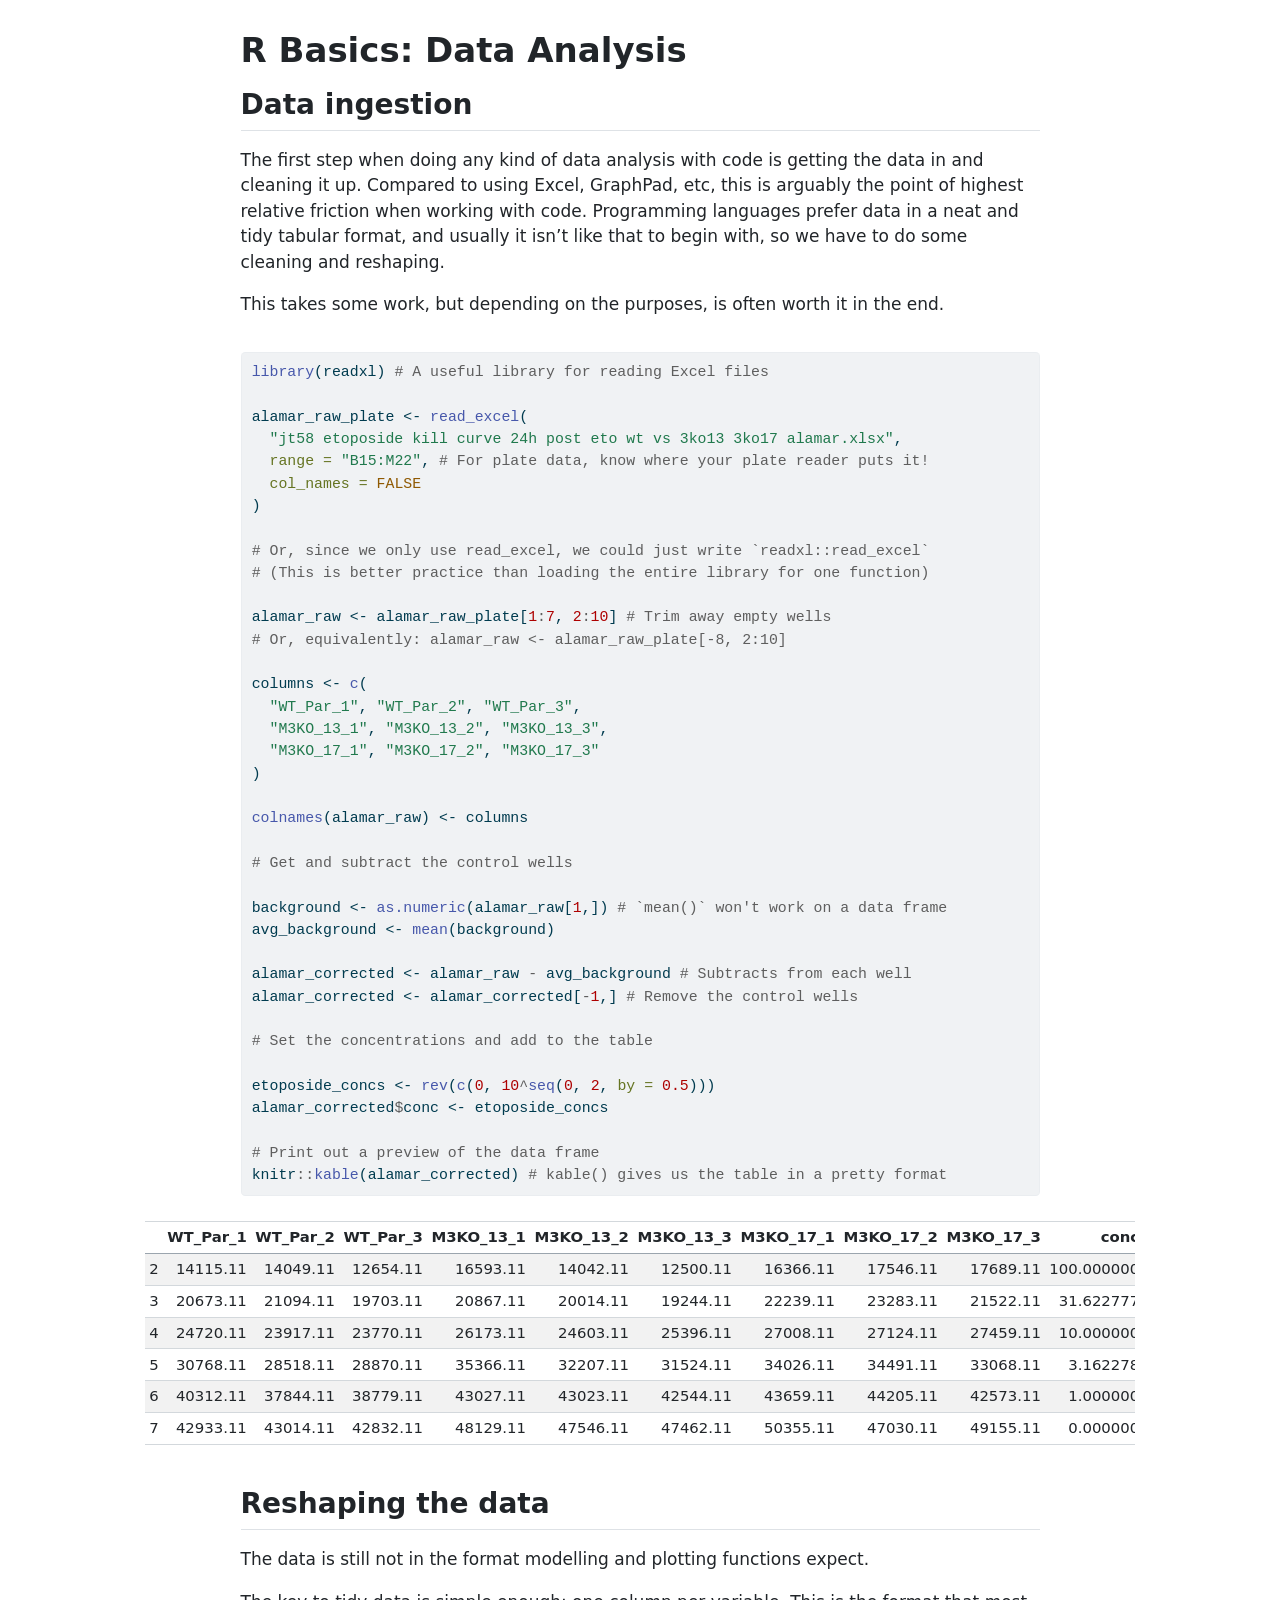
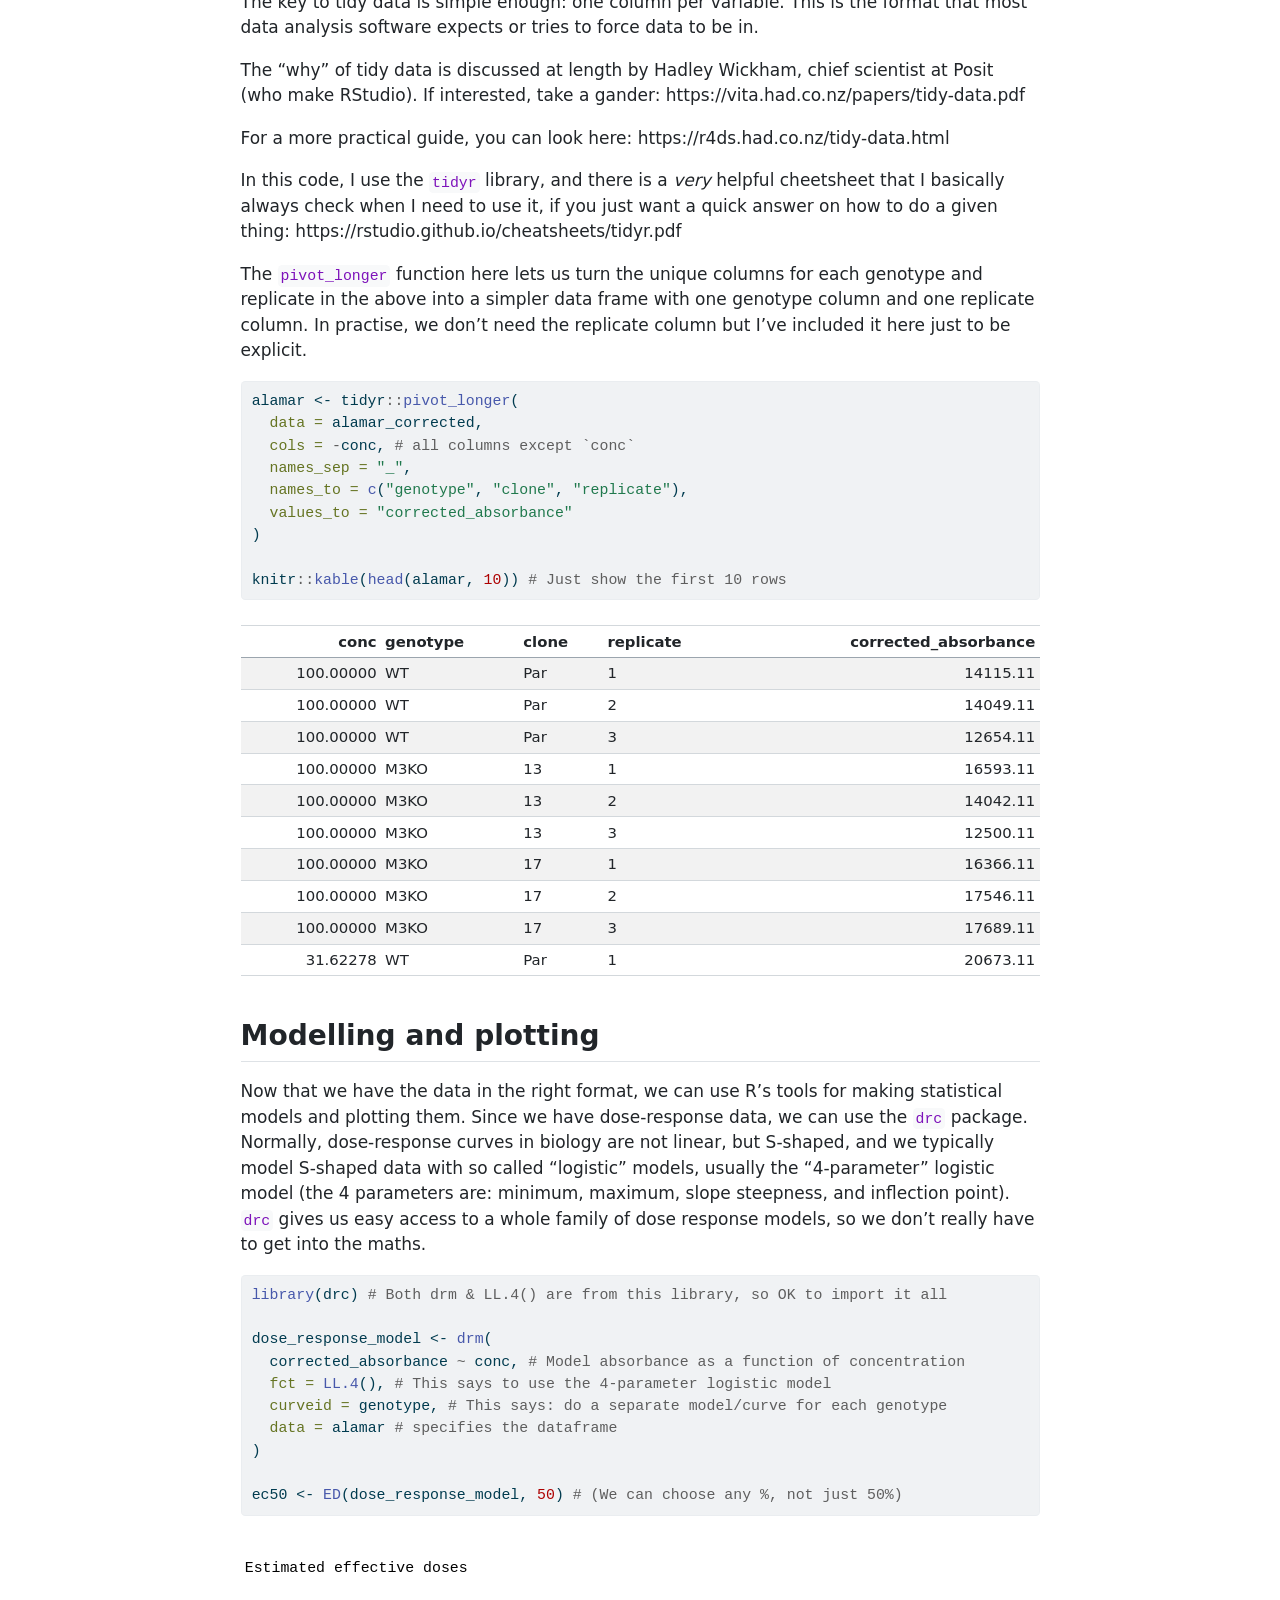
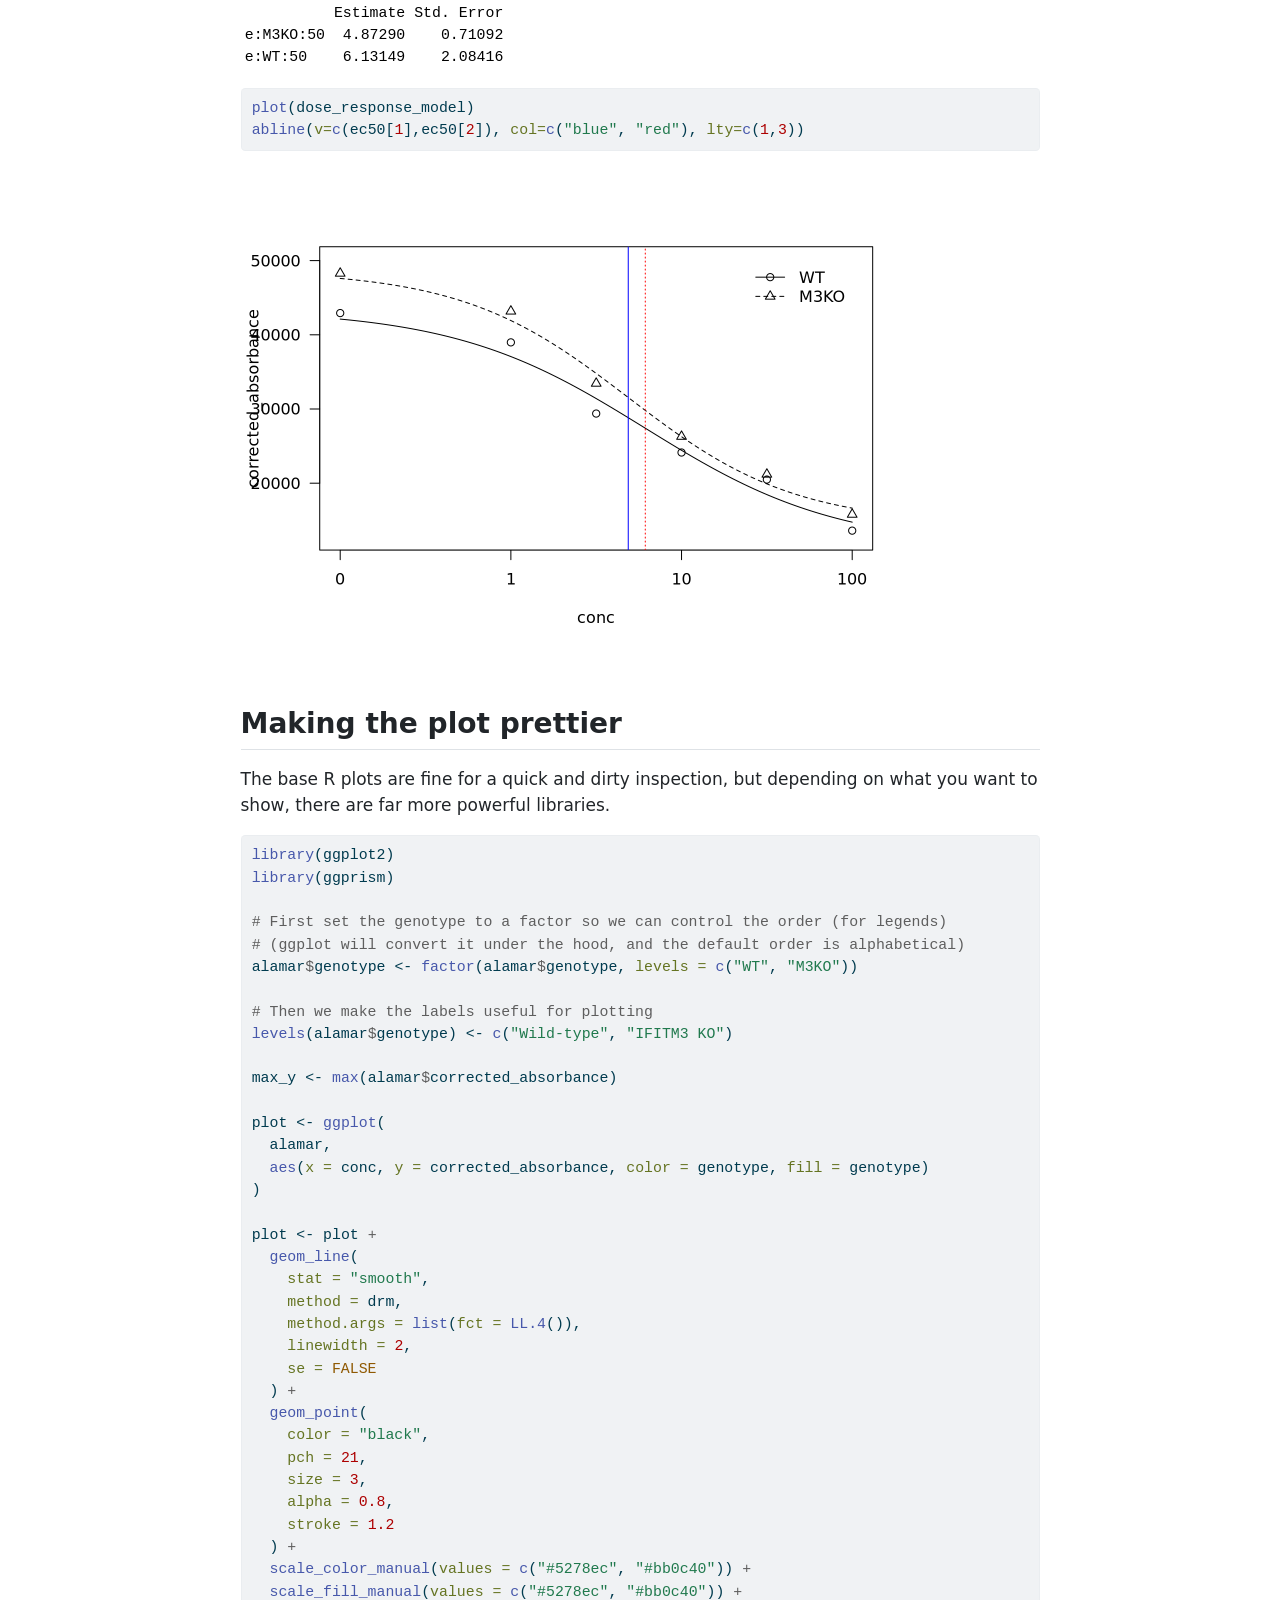
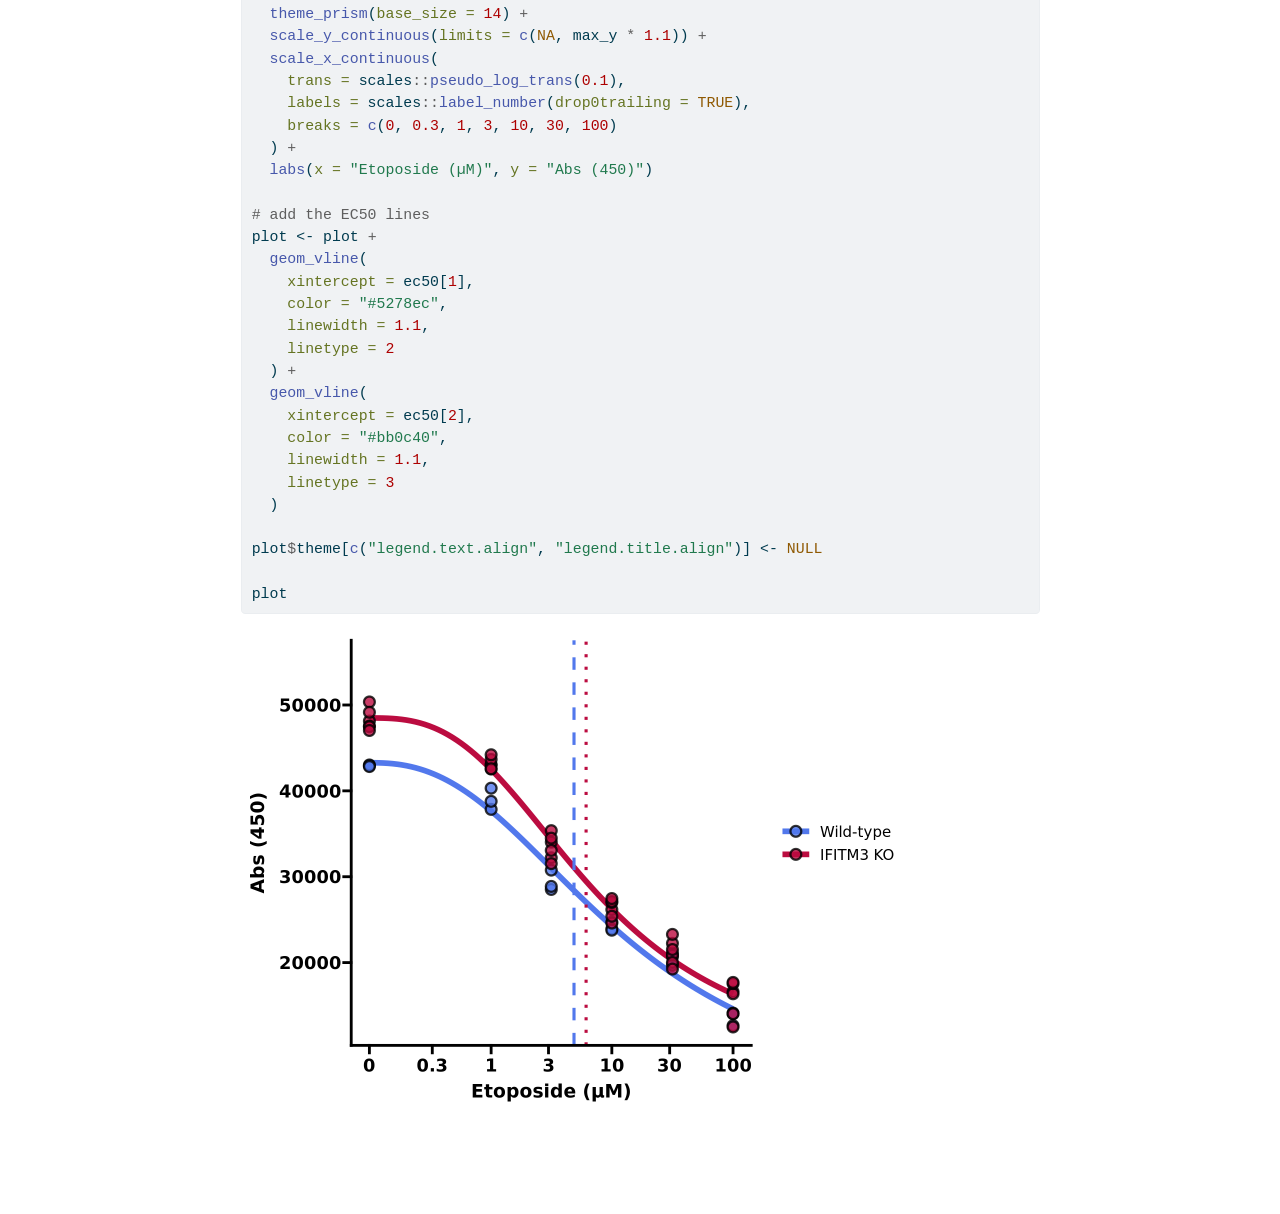
<file: r-data-analysis-intro/basic-data-analysis.html>
<!DOCTYPE html>
<html xmlns="http://www.w3.org/1999/xhtml" lang="en" xml:lang="en"><head>

<meta charset="utf-8">
<meta name="generator" content="quarto-1.4.549">

<meta name="viewport" content="width=device-width, initial-scale=1.0, user-scalable=yes">


<title>owid-asr - R Basics: Data Analysis</title>
<style>
code{white-space: pre-wrap;}
span.smallcaps{font-variant: small-caps;}
div.columns{display: flex; gap: min(4vw, 1.5em);}
div.column{flex: auto; overflow-x: auto;}
div.hanging-indent{margin-left: 1.5em; text-indent: -1.5em;}
ul.task-list{list-style: none;}
ul.task-list li input[type="checkbox"] {
  width: 0.8em;
  margin: 0 0.8em 0.2em -1em; /* quarto-specific, see https://github.com/quarto-dev/quarto-cli/issues/4556 */ 
  vertical-align: middle;
}
/* CSS for syntax highlighting */
pre > code.sourceCode { white-space: pre; position: relative; }
pre > code.sourceCode > span { line-height: 1.25; }
pre > code.sourceCode > span:empty { height: 1.2em; }
.sourceCode { overflow: visible; }
code.sourceCode > span { color: inherit; text-decoration: inherit; }
div.sourceCode { margin: 1em 0; }
pre.sourceCode { margin: 0; }
@media screen {
div.sourceCode { overflow: auto; }
}
@media print {
pre > code.sourceCode { white-space: pre-wrap; }
pre > code.sourceCode > span { text-indent: -5em; padding-left: 5em; }
}
pre.numberSource code
  { counter-reset: source-line 0; }
pre.numberSource code > span
  { position: relative; left: -4em; counter-increment: source-line; }
pre.numberSource code > span > a:first-child::before
  { content: counter(source-line);
    position: relative; left: -1em; text-align: right; vertical-align: baseline;
    border: none; display: inline-block;
    -webkit-touch-callout: none; -webkit-user-select: none;
    -khtml-user-select: none; -moz-user-select: none;
    -ms-user-select: none; user-select: none;
    padding: 0 4px; width: 4em;
  }
pre.numberSource { margin-left: 3em;  padding-left: 4px; }
div.sourceCode
  {   }
@media screen {
pre > code.sourceCode > span > a:first-child::before { text-decoration: underline; }
}
</style>


<script src="site_libs/quarto-nav/quarto-nav.js"></script>
<script src="site_libs/clipboard/clipboard.min.js"></script>
<script src="site_libs/quarto-search/autocomplete.umd.js"></script>
<script src="site_libs/quarto-search/fuse.min.js"></script>
<script src="site_libs/quarto-search/quarto-search.js"></script>
<meta name="quarto:offset" content="./">
<script src="site_libs/quarto-html/quarto.js"></script>
<script src="site_libs/quarto-html/popper.min.js"></script>
<script src="site_libs/quarto-html/tippy.umd.min.js"></script>
<script src="site_libs/quarto-html/anchor.min.js"></script>
<link href="site_libs/quarto-html/tippy.css" rel="stylesheet">
<link href="site_libs/quarto-html/quarto-syntax-highlighting.css" rel="stylesheet" id="quarto-text-highlighting-styles">
<script src="site_libs/bootstrap/bootstrap.min.js"></script>
<link href="site_libs/bootstrap/bootstrap-icons.css" rel="stylesheet">
<link href="site_libs/bootstrap/bootstrap.min.css" rel="stylesheet" id="quarto-bootstrap" data-mode="light">
<script id="quarto-search-options" type="application/json">{
  "location": "sidebar",
  "copy-button": false,
  "collapse-after": 3,
  "panel-placement": "start",
  "type": "textbox",
  "limit": 50,
  "keyboard-shortcut": [
    "f",
    "/",
    "s"
  ],
  "show-item-context": false,
  "language": {
    "search-no-results-text": "No results",
    "search-matching-documents-text": "matching documents",
    "search-copy-link-title": "Copy link to search",
    "search-hide-matches-text": "Hide additional matches",
    "search-more-match-text": "more match in this document",
    "search-more-matches-text": "more matches in this document",
    "search-clear-button-title": "Clear",
    "search-text-placeholder": "",
    "search-detached-cancel-button-title": "Cancel",
    "search-submit-button-title": "Submit",
    "search-label": "Search"
  }
}</script>


</head>

<body class="fullcontent">

<div id="quarto-search-results"></div>
<!-- content -->
<div id="quarto-content" class="quarto-container page-columns page-rows-contents page-layout-article">
<!-- sidebar -->
<!-- margin-sidebar -->
    
<!-- main -->
<main class="content page-columns page-full" id="quarto-document-content">

<header id="title-block-header" class="quarto-title-block default">
<div class="quarto-title">
<h1 class="title">R Basics: Data Analysis</h1>
</div>



<div class="quarto-title-meta">

    
  
    
  </div>
  


</header>


<section id="data-ingestion" class="level2 page-columns page-full">
<h2 class="anchored" data-anchor-id="data-ingestion">Data ingestion</h2>
<p>The first step when doing any kind of data analysis with code is getting the data in and cleaning it up. Compared to using Excel, GraphPad, etc, this is arguably the point of highest relative friction when working with code. Programming languages prefer data in a neat and tidy tabular format, and usually it isn’t like that to begin with, so we have to do some cleaning and reshaping.</p>
<p>This takes some work, but depending on the purposes, is often worth it in the end.</p>
<div class="cell page-columns page-full">
<div class="sourceCode cell-code" id="cb1"><pre class="sourceCode r code-with-copy"><code class="sourceCode r"><span id="cb1-1"><a href="#cb1-1" aria-hidden="true" tabindex="-1"></a><span class="fu">library</span>(readxl) <span class="co"># A useful library for reading Excel files</span></span>
<span id="cb1-2"><a href="#cb1-2" aria-hidden="true" tabindex="-1"></a></span>
<span id="cb1-3"><a href="#cb1-3" aria-hidden="true" tabindex="-1"></a>alamar_raw_plate <span class="ot">&lt;-</span> <span class="fu">read_excel</span>(</span>
<span id="cb1-4"><a href="#cb1-4" aria-hidden="true" tabindex="-1"></a>  <span class="st">"jt58 etoposide kill curve 24h post eto wt vs 3ko13 3ko17 alamar.xlsx"</span>,</span>
<span id="cb1-5"><a href="#cb1-5" aria-hidden="true" tabindex="-1"></a>  <span class="at">range =</span> <span class="st">"B15:M22"</span>, <span class="co"># For plate data, know where your plate reader puts it!</span></span>
<span id="cb1-6"><a href="#cb1-6" aria-hidden="true" tabindex="-1"></a>  <span class="at">col_names =</span> <span class="cn">FALSE</span></span>
<span id="cb1-7"><a href="#cb1-7" aria-hidden="true" tabindex="-1"></a>)</span>
<span id="cb1-8"><a href="#cb1-8" aria-hidden="true" tabindex="-1"></a></span>
<span id="cb1-9"><a href="#cb1-9" aria-hidden="true" tabindex="-1"></a><span class="co"># Or, since we only use read_excel, we could just write `readxl::read_excel`</span></span>
<span id="cb1-10"><a href="#cb1-10" aria-hidden="true" tabindex="-1"></a><span class="co"># (This is better practice than loading the entire library for one function)</span></span>
<span id="cb1-11"><a href="#cb1-11" aria-hidden="true" tabindex="-1"></a></span>
<span id="cb1-12"><a href="#cb1-12" aria-hidden="true" tabindex="-1"></a>alamar_raw <span class="ot">&lt;-</span> alamar_raw_plate[<span class="dv">1</span><span class="sc">:</span><span class="dv">7</span>, <span class="dv">2</span><span class="sc">:</span><span class="dv">10</span>] <span class="co"># Trim away empty wells</span></span>
<span id="cb1-13"><a href="#cb1-13" aria-hidden="true" tabindex="-1"></a><span class="co"># Or, equivalently: alamar_raw &lt;- alamar_raw_plate[-8, 2:10]</span></span>
<span id="cb1-14"><a href="#cb1-14" aria-hidden="true" tabindex="-1"></a></span>
<span id="cb1-15"><a href="#cb1-15" aria-hidden="true" tabindex="-1"></a>columns <span class="ot">&lt;-</span> <span class="fu">c</span>(</span>
<span id="cb1-16"><a href="#cb1-16" aria-hidden="true" tabindex="-1"></a>  <span class="st">"WT_Par_1"</span>, <span class="st">"WT_Par_2"</span>, <span class="st">"WT_Par_3"</span>,</span>
<span id="cb1-17"><a href="#cb1-17" aria-hidden="true" tabindex="-1"></a>  <span class="st">"M3KO_13_1"</span>, <span class="st">"M3KO_13_2"</span>, <span class="st">"M3KO_13_3"</span>,</span>
<span id="cb1-18"><a href="#cb1-18" aria-hidden="true" tabindex="-1"></a>  <span class="st">"M3KO_17_1"</span>, <span class="st">"M3KO_17_2"</span>, <span class="st">"M3KO_17_3"</span></span>
<span id="cb1-19"><a href="#cb1-19" aria-hidden="true" tabindex="-1"></a>)</span>
<span id="cb1-20"><a href="#cb1-20" aria-hidden="true" tabindex="-1"></a></span>
<span id="cb1-21"><a href="#cb1-21" aria-hidden="true" tabindex="-1"></a><span class="fu">colnames</span>(alamar_raw) <span class="ot">&lt;-</span> columns</span>
<span id="cb1-22"><a href="#cb1-22" aria-hidden="true" tabindex="-1"></a></span>
<span id="cb1-23"><a href="#cb1-23" aria-hidden="true" tabindex="-1"></a><span class="co"># Get and subtract the control wells</span></span>
<span id="cb1-24"><a href="#cb1-24" aria-hidden="true" tabindex="-1"></a></span>
<span id="cb1-25"><a href="#cb1-25" aria-hidden="true" tabindex="-1"></a>background <span class="ot">&lt;-</span> <span class="fu">as.numeric</span>(alamar_raw[<span class="dv">1</span>,]) <span class="co"># `mean()` won't work on a data frame</span></span>
<span id="cb1-26"><a href="#cb1-26" aria-hidden="true" tabindex="-1"></a>avg_background <span class="ot">&lt;-</span> <span class="fu">mean</span>(background)</span>
<span id="cb1-27"><a href="#cb1-27" aria-hidden="true" tabindex="-1"></a></span>
<span id="cb1-28"><a href="#cb1-28" aria-hidden="true" tabindex="-1"></a>alamar_corrected <span class="ot">&lt;-</span> alamar_raw <span class="sc">-</span> avg_background <span class="co"># Subtracts from each well</span></span>
<span id="cb1-29"><a href="#cb1-29" aria-hidden="true" tabindex="-1"></a>alamar_corrected <span class="ot">&lt;-</span> alamar_corrected[<span class="sc">-</span><span class="dv">1</span>,] <span class="co"># Remove the control wells</span></span>
<span id="cb1-30"><a href="#cb1-30" aria-hidden="true" tabindex="-1"></a></span>
<span id="cb1-31"><a href="#cb1-31" aria-hidden="true" tabindex="-1"></a><span class="co"># Set the concentrations and add to the table</span></span>
<span id="cb1-32"><a href="#cb1-32" aria-hidden="true" tabindex="-1"></a></span>
<span id="cb1-33"><a href="#cb1-33" aria-hidden="true" tabindex="-1"></a>etoposide_concs <span class="ot">&lt;-</span> <span class="fu">rev</span>(<span class="fu">c</span>(<span class="dv">0</span>, <span class="dv">10</span><span class="sc">^</span><span class="fu">seq</span>(<span class="dv">0</span>, <span class="dv">2</span>, <span class="at">by =</span> <span class="fl">0.5</span>)))</span>
<span id="cb1-34"><a href="#cb1-34" aria-hidden="true" tabindex="-1"></a>alamar_corrected<span class="sc">$</span>conc <span class="ot">&lt;-</span> etoposide_concs</span>
<span id="cb1-35"><a href="#cb1-35" aria-hidden="true" tabindex="-1"></a></span>
<span id="cb1-36"><a href="#cb1-36" aria-hidden="true" tabindex="-1"></a><span class="co"># Print out a preview of the data frame</span></span>
<span id="cb1-37"><a href="#cb1-37" aria-hidden="true" tabindex="-1"></a>knitr<span class="sc">::</span><span class="fu">kable</span>(alamar_corrected) <span class="co"># kable() gives us the table in a pretty format</span></span></code><button title="Copy to Clipboard" class="code-copy-button"><i class="bi"></i></button></pre></div>
<div class="cell-output-display column-page">
<table class="table table-sm table-striped small">
<colgroup>
<col style="width: 2%">
<col style="width: 8%">
<col style="width: 8%">
<col style="width: 8%">
<col style="width: 9%">
<col style="width: 9%">
<col style="width: 9%">
<col style="width: 9%">
<col style="width: 9%">
<col style="width: 9%">
<col style="width: 10%">
</colgroup>
<thead>
<tr class="header">
<th style="text-align: left;"></th>
<th style="text-align: right;">WT_Par_1</th>
<th style="text-align: right;">WT_Par_2</th>
<th style="text-align: right;">WT_Par_3</th>
<th style="text-align: right;">M3KO_13_1</th>
<th style="text-align: right;">M3KO_13_2</th>
<th style="text-align: right;">M3KO_13_3</th>
<th style="text-align: right;">M3KO_17_1</th>
<th style="text-align: right;">M3KO_17_2</th>
<th style="text-align: right;">M3KO_17_3</th>
<th style="text-align: right;">conc</th>
</tr>
</thead>
<tbody>
<tr class="odd">
<td style="text-align: left;">2</td>
<td style="text-align: right;">14115.11</td>
<td style="text-align: right;">14049.11</td>
<td style="text-align: right;">12654.11</td>
<td style="text-align: right;">16593.11</td>
<td style="text-align: right;">14042.11</td>
<td style="text-align: right;">12500.11</td>
<td style="text-align: right;">16366.11</td>
<td style="text-align: right;">17546.11</td>
<td style="text-align: right;">17689.11</td>
<td style="text-align: right;">100.000000</td>
</tr>
<tr class="even">
<td style="text-align: left;">3</td>
<td style="text-align: right;">20673.11</td>
<td style="text-align: right;">21094.11</td>
<td style="text-align: right;">19703.11</td>
<td style="text-align: right;">20867.11</td>
<td style="text-align: right;">20014.11</td>
<td style="text-align: right;">19244.11</td>
<td style="text-align: right;">22239.11</td>
<td style="text-align: right;">23283.11</td>
<td style="text-align: right;">21522.11</td>
<td style="text-align: right;">31.622777</td>
</tr>
<tr class="odd">
<td style="text-align: left;">4</td>
<td style="text-align: right;">24720.11</td>
<td style="text-align: right;">23917.11</td>
<td style="text-align: right;">23770.11</td>
<td style="text-align: right;">26173.11</td>
<td style="text-align: right;">24603.11</td>
<td style="text-align: right;">25396.11</td>
<td style="text-align: right;">27008.11</td>
<td style="text-align: right;">27124.11</td>
<td style="text-align: right;">27459.11</td>
<td style="text-align: right;">10.000000</td>
</tr>
<tr class="even">
<td style="text-align: left;">5</td>
<td style="text-align: right;">30768.11</td>
<td style="text-align: right;">28518.11</td>
<td style="text-align: right;">28870.11</td>
<td style="text-align: right;">35366.11</td>
<td style="text-align: right;">32207.11</td>
<td style="text-align: right;">31524.11</td>
<td style="text-align: right;">34026.11</td>
<td style="text-align: right;">34491.11</td>
<td style="text-align: right;">33068.11</td>
<td style="text-align: right;">3.162278</td>
</tr>
<tr class="odd">
<td style="text-align: left;">6</td>
<td style="text-align: right;">40312.11</td>
<td style="text-align: right;">37844.11</td>
<td style="text-align: right;">38779.11</td>
<td style="text-align: right;">43027.11</td>
<td style="text-align: right;">43023.11</td>
<td style="text-align: right;">42544.11</td>
<td style="text-align: right;">43659.11</td>
<td style="text-align: right;">44205.11</td>
<td style="text-align: right;">42573.11</td>
<td style="text-align: right;">1.000000</td>
</tr>
<tr class="even">
<td style="text-align: left;">7</td>
<td style="text-align: right;">42933.11</td>
<td style="text-align: right;">43014.11</td>
<td style="text-align: right;">42832.11</td>
<td style="text-align: right;">48129.11</td>
<td style="text-align: right;">47546.11</td>
<td style="text-align: right;">47462.11</td>
<td style="text-align: right;">50355.11</td>
<td style="text-align: right;">47030.11</td>
<td style="text-align: right;">49155.11</td>
<td style="text-align: right;">0.000000</td>
</tr>
</tbody>
</table>
</div>
</div>
</section>
<section id="reshaping-the-data" class="level2">
<h2 class="anchored" data-anchor-id="reshaping-the-data">Reshaping the data</h2>
<p>The data is still not in the format modelling and plotting functions expect.</p>
<p>The key to tidy data is simple enough: one column per variable. This is the format that most data analysis software expects or tries to force data to be in.</p>
<p>The “why” of tidy data is discussed at length by Hadley Wickham, chief scientist at Posit (who make RStudio). If interested, take a gander: https://vita.had.co.nz/papers/tidy-data.pdf</p>
<p>For a more practical guide, you can look here: https://r4ds.had.co.nz/tidy-data.html</p>
<p>In this code, I use the <code>tidyr</code> library, and there is a <em>very</em> helpful cheetsheet that I basically always check when I need to use it, if you just want a quick answer on how to do a given thing: https://rstudio.github.io/cheatsheets/tidyr.pdf</p>
<p>The <code>pivot_longer</code> function here lets us turn the unique columns for each genotype and replicate in the above into a simpler data frame with one genotype column and one replicate column. In practise, we don’t need the replicate column but I’ve included it here just to be explicit.</p>
<div class="cell">
<div class="sourceCode cell-code" id="cb2"><pre class="sourceCode r code-with-copy"><code class="sourceCode r"><span id="cb2-1"><a href="#cb2-1" aria-hidden="true" tabindex="-1"></a>alamar <span class="ot">&lt;-</span> tidyr<span class="sc">::</span><span class="fu">pivot_longer</span>(</span>
<span id="cb2-2"><a href="#cb2-2" aria-hidden="true" tabindex="-1"></a>  <span class="at">data =</span> alamar_corrected,</span>
<span id="cb2-3"><a href="#cb2-3" aria-hidden="true" tabindex="-1"></a>  <span class="at">cols =</span> <span class="sc">-</span>conc, <span class="co"># all columns except `conc`</span></span>
<span id="cb2-4"><a href="#cb2-4" aria-hidden="true" tabindex="-1"></a>  <span class="at">names_sep =</span> <span class="st">"_"</span>,</span>
<span id="cb2-5"><a href="#cb2-5" aria-hidden="true" tabindex="-1"></a>  <span class="at">names_to =</span> <span class="fu">c</span>(<span class="st">"genotype"</span>, <span class="st">"clone"</span>, <span class="st">"replicate"</span>),</span>
<span id="cb2-6"><a href="#cb2-6" aria-hidden="true" tabindex="-1"></a>  <span class="at">values_to =</span> <span class="st">"corrected_absorbance"</span></span>
<span id="cb2-7"><a href="#cb2-7" aria-hidden="true" tabindex="-1"></a>)</span>
<span id="cb2-8"><a href="#cb2-8" aria-hidden="true" tabindex="-1"></a></span>
<span id="cb2-9"><a href="#cb2-9" aria-hidden="true" tabindex="-1"></a>knitr<span class="sc">::</span><span class="fu">kable</span>(<span class="fu">head</span>(alamar, <span class="dv">10</span>)) <span class="co"># Just show the first 10 rows</span></span></code><button title="Copy to Clipboard" class="code-copy-button"><i class="bi"></i></button></pre></div>
<div class="cell-output-display">
<table class="table table-sm table-striped small">
<thead>
<tr class="header">
<th style="text-align: right;">conc</th>
<th style="text-align: left;">genotype</th>
<th style="text-align: left;">clone</th>
<th style="text-align: left;">replicate</th>
<th style="text-align: right;">corrected_absorbance</th>
</tr>
</thead>
<tbody>
<tr class="odd">
<td style="text-align: right;">100.00000</td>
<td style="text-align: left;">WT</td>
<td style="text-align: left;">Par</td>
<td style="text-align: left;">1</td>
<td style="text-align: right;">14115.11</td>
</tr>
<tr class="even">
<td style="text-align: right;">100.00000</td>
<td style="text-align: left;">WT</td>
<td style="text-align: left;">Par</td>
<td style="text-align: left;">2</td>
<td style="text-align: right;">14049.11</td>
</tr>
<tr class="odd">
<td style="text-align: right;">100.00000</td>
<td style="text-align: left;">WT</td>
<td style="text-align: left;">Par</td>
<td style="text-align: left;">3</td>
<td style="text-align: right;">12654.11</td>
</tr>
<tr class="even">
<td style="text-align: right;">100.00000</td>
<td style="text-align: left;">M3KO</td>
<td style="text-align: left;">13</td>
<td style="text-align: left;">1</td>
<td style="text-align: right;">16593.11</td>
</tr>
<tr class="odd">
<td style="text-align: right;">100.00000</td>
<td style="text-align: left;">M3KO</td>
<td style="text-align: left;">13</td>
<td style="text-align: left;">2</td>
<td style="text-align: right;">14042.11</td>
</tr>
<tr class="even">
<td style="text-align: right;">100.00000</td>
<td style="text-align: left;">M3KO</td>
<td style="text-align: left;">13</td>
<td style="text-align: left;">3</td>
<td style="text-align: right;">12500.11</td>
</tr>
<tr class="odd">
<td style="text-align: right;">100.00000</td>
<td style="text-align: left;">M3KO</td>
<td style="text-align: left;">17</td>
<td style="text-align: left;">1</td>
<td style="text-align: right;">16366.11</td>
</tr>
<tr class="even">
<td style="text-align: right;">100.00000</td>
<td style="text-align: left;">M3KO</td>
<td style="text-align: left;">17</td>
<td style="text-align: left;">2</td>
<td style="text-align: right;">17546.11</td>
</tr>
<tr class="odd">
<td style="text-align: right;">100.00000</td>
<td style="text-align: left;">M3KO</td>
<td style="text-align: left;">17</td>
<td style="text-align: left;">3</td>
<td style="text-align: right;">17689.11</td>
</tr>
<tr class="even">
<td style="text-align: right;">31.62278</td>
<td style="text-align: left;">WT</td>
<td style="text-align: left;">Par</td>
<td style="text-align: left;">1</td>
<td style="text-align: right;">20673.11</td>
</tr>
</tbody>
</table>
</div>
</div>
</section>
<section id="modelling-and-plotting" class="level2">
<h2 class="anchored" data-anchor-id="modelling-and-plotting">Modelling and plotting</h2>
<p>Now that we have the data in the right format, we can use R’s tools for making statistical models and plotting them. Since we have dose-response data, we can use the <code>drc</code> package. Normally, dose-response curves in biology are not linear, but S-shaped, and we typically model S-shaped data with so called “logistic” models, usually the “4-parameter” logistic model (the 4 parameters are: minimum, maximum, slope steepness, and inflection point). <code>drc</code> gives us easy access to a whole family of dose response models, so we don’t really have to get into the maths.</p>
<div class="cell">
<div class="sourceCode cell-code" id="cb3"><pre class="sourceCode r code-with-copy"><code class="sourceCode r"><span id="cb3-1"><a href="#cb3-1" aria-hidden="true" tabindex="-1"></a><span class="fu">library</span>(drc) <span class="co"># Both drm &amp; LL.4() are from this library, so OK to import it all</span></span>
<span id="cb3-2"><a href="#cb3-2" aria-hidden="true" tabindex="-1"></a></span>
<span id="cb3-3"><a href="#cb3-3" aria-hidden="true" tabindex="-1"></a>dose_response_model <span class="ot">&lt;-</span> <span class="fu">drm</span>(</span>
<span id="cb3-4"><a href="#cb3-4" aria-hidden="true" tabindex="-1"></a>  corrected_absorbance <span class="sc">~</span> conc, <span class="co"># Model absorbance as a function of concentration</span></span>
<span id="cb3-5"><a href="#cb3-5" aria-hidden="true" tabindex="-1"></a>  <span class="at">fct =</span> <span class="fu">LL.4</span>(), <span class="co"># This says to use the 4-parameter logistic model</span></span>
<span id="cb3-6"><a href="#cb3-6" aria-hidden="true" tabindex="-1"></a>  <span class="at">curveid =</span> genotype, <span class="co"># This says: do a separate model/curve for each genotype</span></span>
<span id="cb3-7"><a href="#cb3-7" aria-hidden="true" tabindex="-1"></a>  <span class="at">data =</span> alamar <span class="co"># specifies the dataframe</span></span>
<span id="cb3-8"><a href="#cb3-8" aria-hidden="true" tabindex="-1"></a>)</span>
<span id="cb3-9"><a href="#cb3-9" aria-hidden="true" tabindex="-1"></a></span>
<span id="cb3-10"><a href="#cb3-10" aria-hidden="true" tabindex="-1"></a>ec50 <span class="ot">&lt;-</span> <span class="fu">ED</span>(dose_response_model, <span class="dv">50</span>) <span class="co"># (We can choose any %, not just 50%)</span></span></code><button title="Copy to Clipboard" class="code-copy-button"><i class="bi"></i></button></pre></div>
<div class="cell-output cell-output-stdout">
<pre><code>
Estimated effective doses

          Estimate Std. Error
e:M3KO:50  4.87290    0.71092
e:WT:50    6.13149    2.08416</code></pre>
</div>
<div class="sourceCode cell-code" id="cb5"><pre class="sourceCode r code-with-copy"><code class="sourceCode r"><span id="cb5-1"><a href="#cb5-1" aria-hidden="true" tabindex="-1"></a><span class="fu">plot</span>(dose_response_model)</span>
<span id="cb5-2"><a href="#cb5-2" aria-hidden="true" tabindex="-1"></a><span class="fu">abline</span>(<span class="at">v=</span><span class="fu">c</span>(ec50[<span class="dv">1</span>],ec50[<span class="dv">2</span>]), <span class="at">col=</span><span class="fu">c</span>(<span class="st">"blue"</span>, <span class="st">"red"</span>), <span class="at">lty=</span><span class="fu">c</span>(<span class="dv">1</span>,<span class="dv">3</span>))</span></code><button title="Copy to Clipboard" class="code-copy-button"><i class="bi"></i></button></pre></div>
<div class="cell-output-display">
<div>
<figure class="figure">
<p><img src="basic-data-analysis_files/figure-html/unnamed-chunk-4-1.png" class="img-fluid figure-img" width="672"></p>
</figure>
</div>
</div>
</div>
</section>
<section id="making-the-plot-prettier" class="level2">
<h2 class="anchored" data-anchor-id="making-the-plot-prettier">Making the plot prettier</h2>
<p>The base R plots are fine for a quick and dirty inspection, but depending on what you want to show, there are far more powerful libraries.</p>
<div class="cell">
<div class="sourceCode cell-code" id="cb6"><pre class="sourceCode r code-with-copy"><code class="sourceCode r"><span id="cb6-1"><a href="#cb6-1" aria-hidden="true" tabindex="-1"></a><span class="fu">library</span>(ggplot2)</span>
<span id="cb6-2"><a href="#cb6-2" aria-hidden="true" tabindex="-1"></a><span class="fu">library</span>(ggprism)</span>
<span id="cb6-3"><a href="#cb6-3" aria-hidden="true" tabindex="-1"></a></span>
<span id="cb6-4"><a href="#cb6-4" aria-hidden="true" tabindex="-1"></a><span class="co"># First set the genotype to a factor so we can control the order (for legends)</span></span>
<span id="cb6-5"><a href="#cb6-5" aria-hidden="true" tabindex="-1"></a><span class="co"># (ggplot will convert it under the hood, and the default order is alphabetical)</span></span>
<span id="cb6-6"><a href="#cb6-6" aria-hidden="true" tabindex="-1"></a>alamar<span class="sc">$</span>genotype <span class="ot">&lt;-</span> <span class="fu">factor</span>(alamar<span class="sc">$</span>genotype, <span class="at">levels =</span> <span class="fu">c</span>(<span class="st">"WT"</span>, <span class="st">"M3KO"</span>))</span>
<span id="cb6-7"><a href="#cb6-7" aria-hidden="true" tabindex="-1"></a></span>
<span id="cb6-8"><a href="#cb6-8" aria-hidden="true" tabindex="-1"></a><span class="co"># Then we make the labels useful for plotting</span></span>
<span id="cb6-9"><a href="#cb6-9" aria-hidden="true" tabindex="-1"></a><span class="fu">levels</span>(alamar<span class="sc">$</span>genotype) <span class="ot">&lt;-</span> <span class="fu">c</span>(<span class="st">"Wild-type"</span>, <span class="st">"IFITM3 KO"</span>)</span>
<span id="cb6-10"><a href="#cb6-10" aria-hidden="true" tabindex="-1"></a></span>
<span id="cb6-11"><a href="#cb6-11" aria-hidden="true" tabindex="-1"></a>max_y <span class="ot">&lt;-</span> <span class="fu">max</span>(alamar<span class="sc">$</span>corrected_absorbance)</span>
<span id="cb6-12"><a href="#cb6-12" aria-hidden="true" tabindex="-1"></a></span>
<span id="cb6-13"><a href="#cb6-13" aria-hidden="true" tabindex="-1"></a>plot <span class="ot">&lt;-</span> <span class="fu">ggplot</span>(</span>
<span id="cb6-14"><a href="#cb6-14" aria-hidden="true" tabindex="-1"></a>  alamar,</span>
<span id="cb6-15"><a href="#cb6-15" aria-hidden="true" tabindex="-1"></a>  <span class="fu">aes</span>(<span class="at">x =</span> conc, <span class="at">y =</span> corrected_absorbance, <span class="at">color =</span> genotype, <span class="at">fill =</span> genotype)</span>
<span id="cb6-16"><a href="#cb6-16" aria-hidden="true" tabindex="-1"></a>)</span>
<span id="cb6-17"><a href="#cb6-17" aria-hidden="true" tabindex="-1"></a></span>
<span id="cb6-18"><a href="#cb6-18" aria-hidden="true" tabindex="-1"></a>plot <span class="ot">&lt;-</span> plot <span class="sc">+</span></span>
<span id="cb6-19"><a href="#cb6-19" aria-hidden="true" tabindex="-1"></a>  <span class="fu">geom_line</span>(</span>
<span id="cb6-20"><a href="#cb6-20" aria-hidden="true" tabindex="-1"></a>    <span class="at">stat =</span> <span class="st">"smooth"</span>,</span>
<span id="cb6-21"><a href="#cb6-21" aria-hidden="true" tabindex="-1"></a>    <span class="at">method =</span> drm,</span>
<span id="cb6-22"><a href="#cb6-22" aria-hidden="true" tabindex="-1"></a>    <span class="at">method.args =</span> <span class="fu">list</span>(<span class="at">fct =</span> <span class="fu">LL.4</span>()),</span>
<span id="cb6-23"><a href="#cb6-23" aria-hidden="true" tabindex="-1"></a>    <span class="at">linewidth =</span> <span class="dv">2</span>,</span>
<span id="cb6-24"><a href="#cb6-24" aria-hidden="true" tabindex="-1"></a>    <span class="at">se =</span> <span class="cn">FALSE</span></span>
<span id="cb6-25"><a href="#cb6-25" aria-hidden="true" tabindex="-1"></a>  ) <span class="sc">+</span></span>
<span id="cb6-26"><a href="#cb6-26" aria-hidden="true" tabindex="-1"></a>  <span class="fu">geom_point</span>(</span>
<span id="cb6-27"><a href="#cb6-27" aria-hidden="true" tabindex="-1"></a>    <span class="at">color =</span> <span class="st">"black"</span>,</span>
<span id="cb6-28"><a href="#cb6-28" aria-hidden="true" tabindex="-1"></a>    <span class="at">pch =</span> <span class="dv">21</span>,</span>
<span id="cb6-29"><a href="#cb6-29" aria-hidden="true" tabindex="-1"></a>    <span class="at">size =</span> <span class="dv">3</span>,</span>
<span id="cb6-30"><a href="#cb6-30" aria-hidden="true" tabindex="-1"></a>    <span class="at">alpha =</span> <span class="fl">0.8</span>,</span>
<span id="cb6-31"><a href="#cb6-31" aria-hidden="true" tabindex="-1"></a>    <span class="at">stroke =</span> <span class="fl">1.2</span></span>
<span id="cb6-32"><a href="#cb6-32" aria-hidden="true" tabindex="-1"></a>  ) <span class="sc">+</span></span>
<span id="cb6-33"><a href="#cb6-33" aria-hidden="true" tabindex="-1"></a>  <span class="fu">scale_color_manual</span>(<span class="at">values =</span> <span class="fu">c</span>(<span class="st">"#5278ec"</span>, <span class="st">"#bb0c40"</span>)) <span class="sc">+</span></span>
<span id="cb6-34"><a href="#cb6-34" aria-hidden="true" tabindex="-1"></a>  <span class="fu">scale_fill_manual</span>(<span class="at">values =</span> <span class="fu">c</span>(<span class="st">"#5278ec"</span>, <span class="st">"#bb0c40"</span>)) <span class="sc">+</span></span>
<span id="cb6-35"><a href="#cb6-35" aria-hidden="true" tabindex="-1"></a>  <span class="fu">theme_prism</span>(<span class="at">base_size =</span> <span class="dv">14</span>) <span class="sc">+</span></span>
<span id="cb6-36"><a href="#cb6-36" aria-hidden="true" tabindex="-1"></a>  <span class="fu">scale_y_continuous</span>(<span class="at">limits =</span> <span class="fu">c</span>(<span class="cn">NA</span>, max_y <span class="sc">*</span> <span class="fl">1.1</span>)) <span class="sc">+</span></span>
<span id="cb6-37"><a href="#cb6-37" aria-hidden="true" tabindex="-1"></a>  <span class="fu">scale_x_continuous</span>(</span>
<span id="cb6-38"><a href="#cb6-38" aria-hidden="true" tabindex="-1"></a>    <span class="at">trans =</span> scales<span class="sc">::</span><span class="fu">pseudo_log_trans</span>(<span class="fl">0.1</span>),</span>
<span id="cb6-39"><a href="#cb6-39" aria-hidden="true" tabindex="-1"></a>    <span class="at">labels =</span> scales<span class="sc">::</span><span class="fu">label_number</span>(<span class="at">drop0trailing =</span> <span class="cn">TRUE</span>),</span>
<span id="cb6-40"><a href="#cb6-40" aria-hidden="true" tabindex="-1"></a>    <span class="at">breaks =</span> <span class="fu">c</span>(<span class="dv">0</span>, <span class="fl">0.3</span>, <span class="dv">1</span>, <span class="dv">3</span>, <span class="dv">10</span>, <span class="dv">30</span>, <span class="dv">100</span>)</span>
<span id="cb6-41"><a href="#cb6-41" aria-hidden="true" tabindex="-1"></a>  ) <span class="sc">+</span></span>
<span id="cb6-42"><a href="#cb6-42" aria-hidden="true" tabindex="-1"></a>  <span class="fu">labs</span>(<span class="at">x =</span> <span class="st">"Etoposide (µM)"</span>, <span class="at">y =</span> <span class="st">"Abs (450)"</span>)</span>
<span id="cb6-43"><a href="#cb6-43" aria-hidden="true" tabindex="-1"></a></span>
<span id="cb6-44"><a href="#cb6-44" aria-hidden="true" tabindex="-1"></a><span class="co"># add the EC50 lines</span></span>
<span id="cb6-45"><a href="#cb6-45" aria-hidden="true" tabindex="-1"></a>plot <span class="ot">&lt;-</span> plot <span class="sc">+</span></span>
<span id="cb6-46"><a href="#cb6-46" aria-hidden="true" tabindex="-1"></a>  <span class="fu">geom_vline</span>(</span>
<span id="cb6-47"><a href="#cb6-47" aria-hidden="true" tabindex="-1"></a>    <span class="at">xintercept =</span> ec50[<span class="dv">1</span>],</span>
<span id="cb6-48"><a href="#cb6-48" aria-hidden="true" tabindex="-1"></a>    <span class="at">color =</span> <span class="st">"#5278ec"</span>,</span>
<span id="cb6-49"><a href="#cb6-49" aria-hidden="true" tabindex="-1"></a>    <span class="at">linewidth =</span> <span class="fl">1.1</span>,</span>
<span id="cb6-50"><a href="#cb6-50" aria-hidden="true" tabindex="-1"></a>    <span class="at">linetype =</span> <span class="dv">2</span></span>
<span id="cb6-51"><a href="#cb6-51" aria-hidden="true" tabindex="-1"></a>  ) <span class="sc">+</span></span>
<span id="cb6-52"><a href="#cb6-52" aria-hidden="true" tabindex="-1"></a>  <span class="fu">geom_vline</span>(</span>
<span id="cb6-53"><a href="#cb6-53" aria-hidden="true" tabindex="-1"></a>    <span class="at">xintercept =</span> ec50[<span class="dv">2</span>],</span>
<span id="cb6-54"><a href="#cb6-54" aria-hidden="true" tabindex="-1"></a>    <span class="at">color =</span> <span class="st">"#bb0c40"</span>,</span>
<span id="cb6-55"><a href="#cb6-55" aria-hidden="true" tabindex="-1"></a>    <span class="at">linewidth =</span> <span class="fl">1.1</span>,</span>
<span id="cb6-56"><a href="#cb6-56" aria-hidden="true" tabindex="-1"></a>    <span class="at">linetype =</span> <span class="dv">3</span></span>
<span id="cb6-57"><a href="#cb6-57" aria-hidden="true" tabindex="-1"></a>  )</span>
<span id="cb6-58"><a href="#cb6-58" aria-hidden="true" tabindex="-1"></a></span>
<span id="cb6-59"><a href="#cb6-59" aria-hidden="true" tabindex="-1"></a>plot<span class="sc">$</span>theme[<span class="fu">c</span>(<span class="st">"legend.text.align"</span>, <span class="st">"legend.title.align"</span>)] <span class="ot">&lt;-</span> <span class="cn">NULL</span></span>
<span id="cb6-60"><a href="#cb6-60" aria-hidden="true" tabindex="-1"></a></span>
<span id="cb6-61"><a href="#cb6-61" aria-hidden="true" tabindex="-1"></a>plot</span></code><button title="Copy to Clipboard" class="code-copy-button"><i class="bi"></i></button></pre></div>
<div class="cell-output-display">
<div>
<figure class="figure">
<p><img src="basic-data-analysis_files/figure-html/unnamed-chunk-5-1.png" class="img-fluid figure-img" width="672"></p>
</figure>
</div>
</div>
</div>


</section>

</main> <!-- /main -->
<script id="quarto-html-after-body" type="application/javascript">
window.document.addEventListener("DOMContentLoaded", function (event) {
  const toggleBodyColorMode = (bsSheetEl) => {
    const mode = bsSheetEl.getAttribute("data-mode");
    const bodyEl = window.document.querySelector("body");
    if (mode === "dark") {
      bodyEl.classList.add("quarto-dark");
      bodyEl.classList.remove("quarto-light");
    } else {
      bodyEl.classList.add("quarto-light");
      bodyEl.classList.remove("quarto-dark");
    }
  }
  const toggleBodyColorPrimary = () => {
    const bsSheetEl = window.document.querySelector("link#quarto-bootstrap");
    if (bsSheetEl) {
      toggleBodyColorMode(bsSheetEl);
    }
  }
  toggleBodyColorPrimary();  
  const icon = "";
  const anchorJS = new window.AnchorJS();
  anchorJS.options = {
    placement: 'right',
    icon: icon
  };
  anchorJS.add('.anchored');
  const isCodeAnnotation = (el) => {
    for (const clz of el.classList) {
      if (clz.startsWith('code-annotation-')) {                     
        return true;
      }
    }
    return false;
  }
  const clipboard = new window.ClipboardJS('.code-copy-button', {
    text: function(trigger) {
      const codeEl = trigger.previousElementSibling.cloneNode(true);
      for (const childEl of codeEl.children) {
        if (isCodeAnnotation(childEl)) {
          childEl.remove();
        }
      }
      return codeEl.innerText;
    }
  });
  clipboard.on('success', function(e) {
    // button target
    const button = e.trigger;
    // don't keep focus
    button.blur();
    // flash "checked"
    button.classList.add('code-copy-button-checked');
    var currentTitle = button.getAttribute("title");
    button.setAttribute("title", "Copied!");
    let tooltip;
    if (window.bootstrap) {
      button.setAttribute("data-bs-toggle", "tooltip");
      button.setAttribute("data-bs-placement", "left");
      button.setAttribute("data-bs-title", "Copied!");
      tooltip = new bootstrap.Tooltip(button, 
        { trigger: "manual", 
          customClass: "code-copy-button-tooltip",
          offset: [0, -8]});
      tooltip.show();    
    }
    setTimeout(function() {
      if (tooltip) {
        tooltip.hide();
        button.removeAttribute("data-bs-title");
        button.removeAttribute("data-bs-toggle");
        button.removeAttribute("data-bs-placement");
      }
      button.setAttribute("title", currentTitle);
      button.classList.remove('code-copy-button-checked');
    }, 1000);
    // clear code selection
    e.clearSelection();
  });
  function tippyHover(el, contentFn, onTriggerFn, onUntriggerFn) {
    const config = {
      allowHTML: true,
      maxWidth: 500,
      delay: 100,
      arrow: false,
      appendTo: function(el) {
          return el.parentElement;
      },
      interactive: true,
      interactiveBorder: 10,
      theme: 'quarto',
      placement: 'bottom-start',
    };
    if (contentFn) {
      config.content = contentFn;
    }
    if (onTriggerFn) {
      config.onTrigger = onTriggerFn;
    }
    if (onUntriggerFn) {
      config.onUntrigger = onUntriggerFn;
    }
    window.tippy(el, config); 
  }
  const noterefs = window.document.querySelectorAll('a[role="doc-noteref"]');
  for (var i=0; i<noterefs.length; i++) {
    const ref = noterefs[i];
    tippyHover(ref, function() {
      // use id or data attribute instead here
      let href = ref.getAttribute('data-footnote-href') || ref.getAttribute('href');
      try { href = new URL(href).hash; } catch {}
      const id = href.replace(/^#\/?/, "");
      const note = window.document.getElementById(id);
      return note.innerHTML;
    });
  }
  const xrefs = window.document.querySelectorAll('a.quarto-xref');
  const processXRef = (id, note) => {
    // Strip column container classes
    const stripColumnClz = (el) => {
      el.classList.remove("page-full", "page-columns");
      if (el.children) {
        for (const child of el.children) {
          stripColumnClz(child);
        }
      }
    }
    stripColumnClz(note)
    if (id === null || id.startsWith('sec-')) {
      // Special case sections, only their first couple elements
      const container = document.createElement("div");
      if (note.children && note.children.length > 2) {
        container.appendChild(note.children[0].cloneNode(true));
        for (let i = 1; i < note.children.length; i++) {
          const child = note.children[i];
          if (child.tagName === "P" && child.innerText === "") {
            continue;
          } else {
            container.appendChild(child.cloneNode(true));
            break;
          }
        }
        if (window.Quarto?.typesetMath) {
          window.Quarto.typesetMath(container);
        }
        return container.innerHTML
      } else {
        if (window.Quarto?.typesetMath) {
          window.Quarto.typesetMath(note);
        }
        return note.innerHTML;
      }
    } else {
      // Remove any anchor links if they are present
      const anchorLink = note.querySelector('a.anchorjs-link');
      if (anchorLink) {
        anchorLink.remove();
      }
      if (window.Quarto?.typesetMath) {
        window.Quarto.typesetMath(note);
      }
      // TODO in 1.5, we should make sure this works without a callout special case
      if (note.classList.contains("callout")) {
        return note.outerHTML;
      } else {
        return note.innerHTML;
      }
    }
  }
  for (var i=0; i<xrefs.length; i++) {
    const xref = xrefs[i];
    tippyHover(xref, undefined, function(instance) {
      instance.disable();
      let url = xref.getAttribute('href');
      let hash = undefined; 
      if (url.startsWith('#')) {
        hash = url;
      } else {
        try { hash = new URL(url).hash; } catch {}
      }
      if (hash) {
        const id = hash.replace(/^#\/?/, "");
        const note = window.document.getElementById(id);
        if (note !== null) {
          try {
            const html = processXRef(id, note.cloneNode(true));
            instance.setContent(html);
          } finally {
            instance.enable();
            instance.show();
          }
        } else {
          // See if we can fetch this
          fetch(url.split('#')[0])
          .then(res => res.text())
          .then(html => {
            const parser = new DOMParser();
            const htmlDoc = parser.parseFromString(html, "text/html");
            const note = htmlDoc.getElementById(id);
            if (note !== null) {
              const html = processXRef(id, note);
              instance.setContent(html);
            } 
          }).finally(() => {
            instance.enable();
            instance.show();
          });
        }
      } else {
        // See if we can fetch a full url (with no hash to target)
        // This is a special case and we should probably do some content thinning / targeting
        fetch(url)
        .then(res => res.text())
        .then(html => {
          const parser = new DOMParser();
          const htmlDoc = parser.parseFromString(html, "text/html");
          const note = htmlDoc.querySelector('main.content');
          if (note !== null) {
            // This should only happen for chapter cross references
            // (since there is no id in the URL)
            // remove the first header
            if (note.children.length > 0 && note.children[0].tagName === "HEADER") {
              note.children[0].remove();
            }
            const html = processXRef(null, note);
            instance.setContent(html);
          } 
        }).finally(() => {
          instance.enable();
          instance.show();
        });
      }
    }, function(instance) {
    });
  }
      let selectedAnnoteEl;
      const selectorForAnnotation = ( cell, annotation) => {
        let cellAttr = 'data-code-cell="' + cell + '"';
        let lineAttr = 'data-code-annotation="' +  annotation + '"';
        const selector = 'span[' + cellAttr + '][' + lineAttr + ']';
        return selector;
      }
      const selectCodeLines = (annoteEl) => {
        const doc = window.document;
        const targetCell = annoteEl.getAttribute("data-target-cell");
        const targetAnnotation = annoteEl.getAttribute("data-target-annotation");
        const annoteSpan = window.document.querySelector(selectorForAnnotation(targetCell, targetAnnotation));
        const lines = annoteSpan.getAttribute("data-code-lines").split(",");
        const lineIds = lines.map((line) => {
          return targetCell + "-" + line;
        })
        let top = null;
        let height = null;
        let parent = null;
        if (lineIds.length > 0) {
            //compute the position of the single el (top and bottom and make a div)
            const el = window.document.getElementById(lineIds[0]);
            top = el.offsetTop;
            height = el.offsetHeight;
            parent = el.parentElement.parentElement;
          if (lineIds.length > 1) {
            const lastEl = window.document.getElementById(lineIds[lineIds.length - 1]);
            const bottom = lastEl.offsetTop + lastEl.offsetHeight;
            height = bottom - top;
          }
          if (top !== null && height !== null && parent !== null) {
            // cook up a div (if necessary) and position it 
            let div = window.document.getElementById("code-annotation-line-highlight");
            if (div === null) {
              div = window.document.createElement("div");
              div.setAttribute("id", "code-annotation-line-highlight");
              div.style.position = 'absolute';
              parent.appendChild(div);
            }
            div.style.top = top - 2 + "px";
            div.style.height = height + 4 + "px";
            div.style.left = 0;
            let gutterDiv = window.document.getElementById("code-annotation-line-highlight-gutter");
            if (gutterDiv === null) {
              gutterDiv = window.document.createElement("div");
              gutterDiv.setAttribute("id", "code-annotation-line-highlight-gutter");
              gutterDiv.style.position = 'absolute';
              const codeCell = window.document.getElementById(targetCell);
              const gutter = codeCell.querySelector('.code-annotation-gutter');
              gutter.appendChild(gutterDiv);
            }
            gutterDiv.style.top = top - 2 + "px";
            gutterDiv.style.height = height + 4 + "px";
          }
          selectedAnnoteEl = annoteEl;
        }
      };
      const unselectCodeLines = () => {
        const elementsIds = ["code-annotation-line-highlight", "code-annotation-line-highlight-gutter"];
        elementsIds.forEach((elId) => {
          const div = window.document.getElementById(elId);
          if (div) {
            div.remove();
          }
        });
        selectedAnnoteEl = undefined;
      };
        // Handle positioning of the toggle
    window.addEventListener(
      "resize",
      throttle(() => {
        elRect = undefined;
        if (selectedAnnoteEl) {
          selectCodeLines(selectedAnnoteEl);
        }
      }, 10)
    );
    function throttle(fn, ms) {
    let throttle = false;
    let timer;
      return (...args) => {
        if(!throttle) { // first call gets through
            fn.apply(this, args);
            throttle = true;
        } else { // all the others get throttled
            if(timer) clearTimeout(timer); // cancel #2
            timer = setTimeout(() => {
              fn.apply(this, args);
              timer = throttle = false;
            }, ms);
        }
      };
    }
      // Attach click handler to the DT
      const annoteDls = window.document.querySelectorAll('dt[data-target-cell]');
      for (const annoteDlNode of annoteDls) {
        annoteDlNode.addEventListener('click', (event) => {
          const clickedEl = event.target;
          if (clickedEl !== selectedAnnoteEl) {
            unselectCodeLines();
            const activeEl = window.document.querySelector('dt[data-target-cell].code-annotation-active');
            if (activeEl) {
              activeEl.classList.remove('code-annotation-active');
            }
            selectCodeLines(clickedEl);
            clickedEl.classList.add('code-annotation-active');
          } else {
            // Unselect the line
            unselectCodeLines();
            clickedEl.classList.remove('code-annotation-active');
          }
        });
      }
  const findCites = (el) => {
    const parentEl = el.parentElement;
    if (parentEl) {
      const cites = parentEl.dataset.cites;
      if (cites) {
        return {
          el,
          cites: cites.split(' ')
        };
      } else {
        return findCites(el.parentElement)
      }
    } else {
      return undefined;
    }
  };
  var bibliorefs = window.document.querySelectorAll('a[role="doc-biblioref"]');
  for (var i=0; i<bibliorefs.length; i++) {
    const ref = bibliorefs[i];
    const citeInfo = findCites(ref);
    if (citeInfo) {
      tippyHover(citeInfo.el, function() {
        var popup = window.document.createElement('div');
        citeInfo.cites.forEach(function(cite) {
          var citeDiv = window.document.createElement('div');
          citeDiv.classList.add('hanging-indent');
          citeDiv.classList.add('csl-entry');
          var biblioDiv = window.document.getElementById('ref-' + cite);
          if (biblioDiv) {
            citeDiv.innerHTML = biblioDiv.innerHTML;
          }
          popup.appendChild(citeDiv);
        });
        return popup.innerHTML;
      });
    }
  }
});
</script>
</div> <!-- /content -->




</body></html>
</file>
<file: pgs-epistasis/site_libs/quarto-html/tippy.css>
.tippy-box[data-animation=fade][data-state=hidden]{opacity:0}[data-tippy-root]{max-width:calc(100vw - 10px)}.tippy-box{position:relative;background-color:#333;color:#fff;border-radius:4px;font-size:14px;line-height:1.4;white-space:normal;outline:0;transition-property:transform,visibility,opacity}.tippy-box[data-placement^=top]>.tippy-arrow{bottom:0}.tippy-box[data-placement^=top]>.tippy-arrow:before{bottom:-7px;left:0;border-width:8px 8px 0;border-top-color:initial;transform-origin:center top}.tippy-box[data-placement^=bottom]>.tippy-arrow{top:0}.tippy-box[data-placement^=bottom]>.tippy-arrow:before{top:-7px;left:0;border-width:0 8px 8px;border-bottom-color:initial;transform-origin:center bottom}.tippy-box[data-placement^=left]>.tippy-arrow{right:0}.tippy-box[data-placement^=left]>.tippy-arrow:before{border-width:8px 0 8px 8px;border-left-color:initial;right:-7px;transform-origin:center left}.tippy-box[data-placement^=right]>.tippy-arrow{left:0}.tippy-box[data-placement^=right]>.tippy-arrow:before{left:-7px;border-width:8px 8px 8px 0;border-right-color:initial;transform-origin:center right}.tippy-box[data-inertia][data-state=visible]{transition-timing-function:cubic-bezier(.54,1.5,.38,1.11)}.tippy-arrow{width:16px;height:16px;color:#333}.tippy-arrow:before{content:"";position:absolute;border-color:transparent;border-style:solid}.tippy-content{position:relative;padding:5px 9px;z-index:1}
</file>
<file: pgs-epistasis/site_libs/quarto-html/quarto-syntax-highlighting.css>
/* quarto syntax highlight colors */
:root {
  --quarto-hl-ot-color: #003B4F;
  --quarto-hl-at-color: #657422;
  --quarto-hl-ss-color: #20794D;
  --quarto-hl-an-color: #5E5E5E;
  --quarto-hl-fu-color: #4758AB;
  --quarto-hl-st-color: #20794D;
  --quarto-hl-cf-color: #003B4F;
  --quarto-hl-op-color: #5E5E5E;
  --quarto-hl-er-color: #AD0000;
  --quarto-hl-bn-color: #AD0000;
  --quarto-hl-al-color: #AD0000;
  --quarto-hl-va-color: #111111;
  --quarto-hl-bu-color: inherit;
  --quarto-hl-ex-color: inherit;
  --quarto-hl-pp-color: #AD0000;
  --quarto-hl-in-color: #5E5E5E;
  --quarto-hl-vs-color: #20794D;
  --quarto-hl-wa-color: #5E5E5E;
  --quarto-hl-do-color: #5E5E5E;
  --quarto-hl-im-color: #00769E;
  --quarto-hl-ch-color: #20794D;
  --quarto-hl-dt-color: #AD0000;
  --quarto-hl-fl-color: #AD0000;
  --quarto-hl-co-color: #5E5E5E;
  --quarto-hl-cv-color: #5E5E5E;
  --quarto-hl-cn-color: #8f5902;
  --quarto-hl-sc-color: #5E5E5E;
  --quarto-hl-dv-color: #AD0000;
  --quarto-hl-kw-color: #003B4F;
}

/* other quarto variables */
:root {
  --quarto-font-monospace: SFMono-Regular, Menlo, Monaco, Consolas, "Liberation Mono", "Courier New", monospace;
}

pre > code.sourceCode > span {
  color: #003B4F;
}

code span {
  color: #003B4F;
}

code.sourceCode > span {
  color: #003B4F;
}

div.sourceCode,
div.sourceCode pre.sourceCode {
  color: #003B4F;
}

code span.ot {
  color: #003B4F;
  font-style: inherit;
}

code span.at {
  color: #657422;
  font-style: inherit;
}

code span.ss {
  color: #20794D;
  font-style: inherit;
}

code span.an {
  color: #5E5E5E;
  font-style: inherit;
}

code span.fu {
  color: #4758AB;
  font-style: inherit;
}

code span.st {
  color: #20794D;
  font-style: inherit;
}

code span.cf {
  color: #003B4F;
  font-style: inherit;
}

code span.op {
  color: #5E5E5E;
  font-style: inherit;
}

code span.er {
  color: #AD0000;
  font-style: inherit;
}

code span.bn {
  color: #AD0000;
  font-style: inherit;
}

code span.al {
  color: #AD0000;
  font-style: inherit;
}

code span.va {
  color: #111111;
  font-style: inherit;
}

code span.bu {
  font-style: inherit;
}

code span.ex {
  font-style: inherit;
}

code span.pp {
  color: #AD0000;
  font-style: inherit;
}

code span.in {
  color: #5E5E5E;
  font-style: inherit;
}

code span.vs {
  color: #20794D;
  font-style: inherit;
}

code span.wa {
  color: #5E5E5E;
  font-style: italic;
}

code span.do {
  color: #5E5E5E;
  font-style: italic;
}

code span.im {
  color: #00769E;
  font-style: inherit;
}

code span.ch {
  color: #20794D;
  font-style: inherit;
}

code span.dt {
  color: #AD0000;
  font-style: inherit;
}

code span.fl {
  color: #AD0000;
  font-style: inherit;
}

code span.co {
  color: #5E5E5E;
  font-style: inherit;
}

code span.cv {
  color: #5E5E5E;
  font-style: italic;
}

code span.cn {
  color: #8f5902;
  font-style: inherit;
}

code span.sc {
  color: #5E5E5E;
  font-style: inherit;
}

code span.dv {
  color: #AD0000;
  font-style: inherit;
}

code span.kw {
  color: #003B4F;
  font-style: inherit;
}

.prevent-inlining {
  content: "</";
}

/*# sourceMappingURL=debc5d5d77c3f9108843748ff7464032.css.map */
</file>
<file: quarto-python-prompts/site_libs/quarto-html/tippy.css>
.tippy-box[data-animation=fade][data-state=hidden]{opacity:0}[data-tippy-root]{max-width:calc(100vw - 10px)}.tippy-box{position:relative;background-color:#333;color:#fff;border-radius:4px;font-size:14px;line-height:1.4;white-space:normal;outline:0;transition-property:transform,visibility,opacity}.tippy-box[data-placement^=top]>.tippy-arrow{bottom:0}.tippy-box[data-placement^=top]>.tippy-arrow:before{bottom:-7px;left:0;border-width:8px 8px 0;border-top-color:initial;transform-origin:center top}.tippy-box[data-placement^=bottom]>.tippy-arrow{top:0}.tippy-box[data-placement^=bottom]>.tippy-arrow:before{top:-7px;left:0;border-width:0 8px 8px;border-bottom-color:initial;transform-origin:center bottom}.tippy-box[data-placement^=left]>.tippy-arrow{right:0}.tippy-box[data-placement^=left]>.tippy-arrow:before{border-width:8px 0 8px 8px;border-left-color:initial;right:-7px;transform-origin:center left}.tippy-box[data-placement^=right]>.tippy-arrow{left:0}.tippy-box[data-placement^=right]>.tippy-arrow:before{left:-7px;border-width:8px 8px 8px 0;border-right-color:initial;transform-origin:center right}.tippy-box[data-inertia][data-state=visible]{transition-timing-function:cubic-bezier(.54,1.5,.38,1.11)}.tippy-arrow{width:16px;height:16px;color:#333}.tippy-arrow:before{content:"";position:absolute;border-color:transparent;border-style:solid}.tippy-content{position:relative;padding:5px 9px;z-index:1}
</file>
<file: quarto-python-prompts/site_libs/quarto-html/quarto-syntax-highlighting.css>
/* quarto syntax highlight colors */
:root {
  --quarto-hl-ot-color: #003B4F;
  --quarto-hl-at-color: #657422;
  --quarto-hl-ss-color: #20794D;
  --quarto-hl-an-color: #5E5E5E;
  --quarto-hl-fu-color: #4758AB;
  --quarto-hl-st-color: #20794D;
  --quarto-hl-cf-color: #003B4F;
  --quarto-hl-op-color: #5E5E5E;
  --quarto-hl-er-color: #AD0000;
  --quarto-hl-bn-color: #AD0000;
  --quarto-hl-al-color: #AD0000;
  --quarto-hl-va-color: #111111;
  --quarto-hl-bu-color: inherit;
  --quarto-hl-ex-color: inherit;
  --quarto-hl-pp-color: #AD0000;
  --quarto-hl-in-color: #5E5E5E;
  --quarto-hl-vs-color: #20794D;
  --quarto-hl-wa-color: #5E5E5E;
  --quarto-hl-do-color: #5E5E5E;
  --quarto-hl-im-color: #00769E;
  --quarto-hl-ch-color: #20794D;
  --quarto-hl-dt-color: #AD0000;
  --quarto-hl-fl-color: #AD0000;
  --quarto-hl-co-color: #5E5E5E;
  --quarto-hl-cv-color: #5E5E5E;
  --quarto-hl-cn-color: #8f5902;
  --quarto-hl-sc-color: #5E5E5E;
  --quarto-hl-dv-color: #AD0000;
  --quarto-hl-kw-color: #003B4F;
}

/* other quarto variables */
:root {
  --quarto-font-monospace: SFMono-Regular, Menlo, Monaco, Consolas, "Liberation Mono", "Courier New", monospace;
}

pre > code.sourceCode > span {
  color: #003B4F;
}

code span {
  color: #003B4F;
}

code.sourceCode > span {
  color: #003B4F;
}

div.sourceCode,
div.sourceCode pre.sourceCode {
  color: #003B4F;
}

code span.ot {
  color: #003B4F;
  font-style: inherit;
}

code span.at {
  color: #657422;
  font-style: inherit;
}

code span.ss {
  color: #20794D;
  font-style: inherit;
}

code span.an {
  color: #5E5E5E;
  font-style: inherit;
}

code span.fu {
  color: #4758AB;
  font-style: inherit;
}

code span.st {
  color: #20794D;
  font-style: inherit;
}

code span.cf {
  color: #003B4F;
  font-style: inherit;
}

code span.op {
  color: #5E5E5E;
  font-style: inherit;
}

code span.er {
  color: #AD0000;
  font-style: inherit;
}

code span.bn {
  color: #AD0000;
  font-style: inherit;
}

code span.al {
  color: #AD0000;
  font-style: inherit;
}

code span.va {
  color: #111111;
  font-style: inherit;
}

code span.bu {
  font-style: inherit;
}

code span.ex {
  font-style: inherit;
}

code span.pp {
  color: #AD0000;
  font-style: inherit;
}

code span.in {
  color: #5E5E5E;
  font-style: inherit;
}

code span.vs {
  color: #20794D;
  font-style: inherit;
}

code span.wa {
  color: #5E5E5E;
  font-style: italic;
}

code span.do {
  color: #5E5E5E;
  font-style: italic;
}

code span.im {
  color: #00769E;
  font-style: inherit;
}

code span.ch {
  color: #20794D;
  font-style: inherit;
}

code span.dt {
  color: #AD0000;
  font-style: inherit;
}

code span.fl {
  color: #AD0000;
  font-style: inherit;
}

code span.co {
  color: #5E5E5E;
  font-style: inherit;
}

code span.cv {
  color: #5E5E5E;
  font-style: italic;
}

code span.cn {
  color: #8f5902;
  font-style: inherit;
}

code span.sc {
  color: #5E5E5E;
  font-style: inherit;
}

code span.dv {
  color: #AD0000;
  font-style: inherit;
}

code span.kw {
  color: #003B4F;
  font-style: inherit;
}

.prevent-inlining {
  content: "</";
}

/*# sourceMappingURL=debc5d5d77c3f9108843748ff7464032.css.map */
</file>
<file: r-data-analysis-intro/site_libs/quarto-html/tippy.css>
.tippy-box[data-animation=fade][data-state=hidden]{opacity:0}[data-tippy-root]{max-width:calc(100vw - 10px)}.tippy-box{position:relative;background-color:#333;color:#fff;border-radius:4px;font-size:14px;line-height:1.4;white-space:normal;outline:0;transition-property:transform,visibility,opacity}.tippy-box[data-placement^=top]>.tippy-arrow{bottom:0}.tippy-box[data-placement^=top]>.tippy-arrow:before{bottom:-7px;left:0;border-width:8px 8px 0;border-top-color:initial;transform-origin:center top}.tippy-box[data-placement^=bottom]>.tippy-arrow{top:0}.tippy-box[data-placement^=bottom]>.tippy-arrow:before{top:-7px;left:0;border-width:0 8px 8px;border-bottom-color:initial;transform-origin:center bottom}.tippy-box[data-placement^=left]>.tippy-arrow{right:0}.tippy-box[data-placement^=left]>.tippy-arrow:before{border-width:8px 0 8px 8px;border-left-color:initial;right:-7px;transform-origin:center left}.tippy-box[data-placement^=right]>.tippy-arrow{left:0}.tippy-box[data-placement^=right]>.tippy-arrow:before{left:-7px;border-width:8px 8px 8px 0;border-right-color:initial;transform-origin:center right}.tippy-box[data-inertia][data-state=visible]{transition-timing-function:cubic-bezier(.54,1.5,.38,1.11)}.tippy-arrow{width:16px;height:16px;color:#333}.tippy-arrow:before{content:"";position:absolute;border-color:transparent;border-style:solid}.tippy-content{position:relative;padding:5px 9px;z-index:1}
</file>
<file: r-data-analysis-intro/site_libs/quarto-html/quarto-syntax-highlighting.css>
/* quarto syntax highlight colors */
:root {
  --quarto-hl-ot-color: #003B4F;
  --quarto-hl-at-color: #657422;
  --quarto-hl-ss-color: #20794D;
  --quarto-hl-an-color: #5E5E5E;
  --quarto-hl-fu-color: #4758AB;
  --quarto-hl-st-color: #20794D;
  --quarto-hl-cf-color: #003B4F;
  --quarto-hl-op-color: #5E5E5E;
  --quarto-hl-er-color: #AD0000;
  --quarto-hl-bn-color: #AD0000;
  --quarto-hl-al-color: #AD0000;
  --quarto-hl-va-color: #111111;
  --quarto-hl-bu-color: inherit;
  --quarto-hl-ex-color: inherit;
  --quarto-hl-pp-color: #AD0000;
  --quarto-hl-in-color: #5E5E5E;
  --quarto-hl-vs-color: #20794D;
  --quarto-hl-wa-color: #5E5E5E;
  --quarto-hl-do-color: #5E5E5E;
  --quarto-hl-im-color: #00769E;
  --quarto-hl-ch-color: #20794D;
  --quarto-hl-dt-color: #AD0000;
  --quarto-hl-fl-color: #AD0000;
  --quarto-hl-co-color: #5E5E5E;
  --quarto-hl-cv-color: #5E5E5E;
  --quarto-hl-cn-color: #8f5902;
  --quarto-hl-sc-color: #5E5E5E;
  --quarto-hl-dv-color: #AD0000;
  --quarto-hl-kw-color: #003B4F;
}

/* other quarto variables */
:root {
  --quarto-font-monospace: SFMono-Regular, Menlo, Monaco, Consolas, "Liberation Mono", "Courier New", monospace;
}

pre > code.sourceCode > span {
  color: #003B4F;
}

code span {
  color: #003B4F;
}

code.sourceCode > span {
  color: #003B4F;
}

div.sourceCode,
div.sourceCode pre.sourceCode {
  color: #003B4F;
}

code span.ot {
  color: #003B4F;
  font-style: inherit;
}

code span.at {
  color: #657422;
  font-style: inherit;
}

code span.ss {
  color: #20794D;
  font-style: inherit;
}

code span.an {
  color: #5E5E5E;
  font-style: inherit;
}

code span.fu {
  color: #4758AB;
  font-style: inherit;
}

code span.st {
  color: #20794D;
  font-style: inherit;
}

code span.cf {
  color: #003B4F;
  font-style: inherit;
}

code span.op {
  color: #5E5E5E;
  font-style: inherit;
}

code span.er {
  color: #AD0000;
  font-style: inherit;
}

code span.bn {
  color: #AD0000;
  font-style: inherit;
}

code span.al {
  color: #AD0000;
  font-style: inherit;
}

code span.va {
  color: #111111;
  font-style: inherit;
}

code span.bu {
  font-style: inherit;
}

code span.ex {
  font-style: inherit;
}

code span.pp {
  color: #AD0000;
  font-style: inherit;
}

code span.in {
  color: #5E5E5E;
  font-style: inherit;
}

code span.vs {
  color: #20794D;
  font-style: inherit;
}

code span.wa {
  color: #5E5E5E;
  font-style: italic;
}

code span.do {
  color: #5E5E5E;
  font-style: italic;
}

code span.im {
  color: #00769E;
  font-style: inherit;
}

code span.ch {
  color: #20794D;
  font-style: inherit;
}

code span.dt {
  color: #AD0000;
  font-style: inherit;
}

code span.fl {
  color: #AD0000;
  font-style: inherit;
}

code span.co {
  color: #5E5E5E;
  font-style: inherit;
}

code span.cv {
  color: #5E5E5E;
  font-style: italic;
}

code span.cn {
  color: #8f5902;
  font-style: inherit;
}

code span.sc {
  color: #5E5E5E;
  font-style: inherit;
}

code span.dv {
  color: #AD0000;
  font-style: inherit;
}

code span.kw {
  color: #003B4F;
  font-style: inherit;
}

.prevent-inlining {
  content: "</";
}

/*# sourceMappingURL=debc5d5d77c3f9108843748ff7464032.css.map */
</file>
